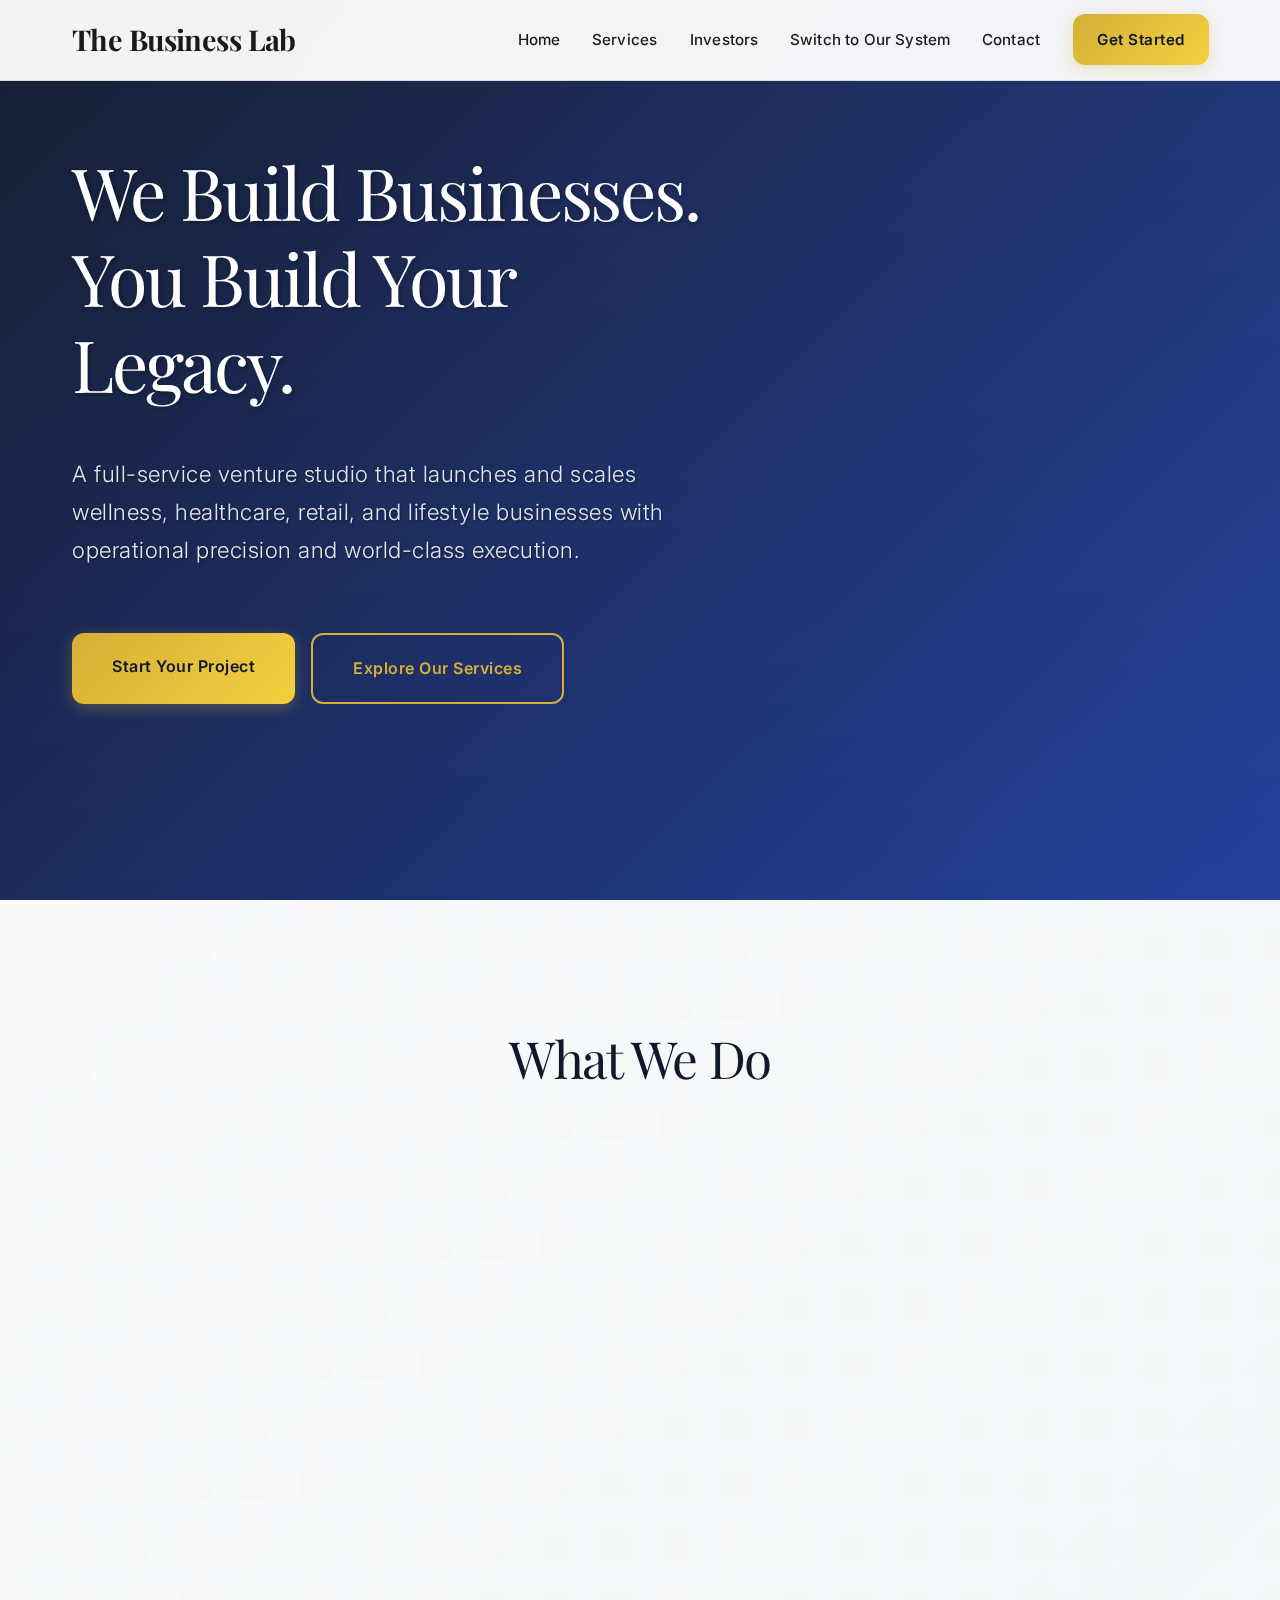
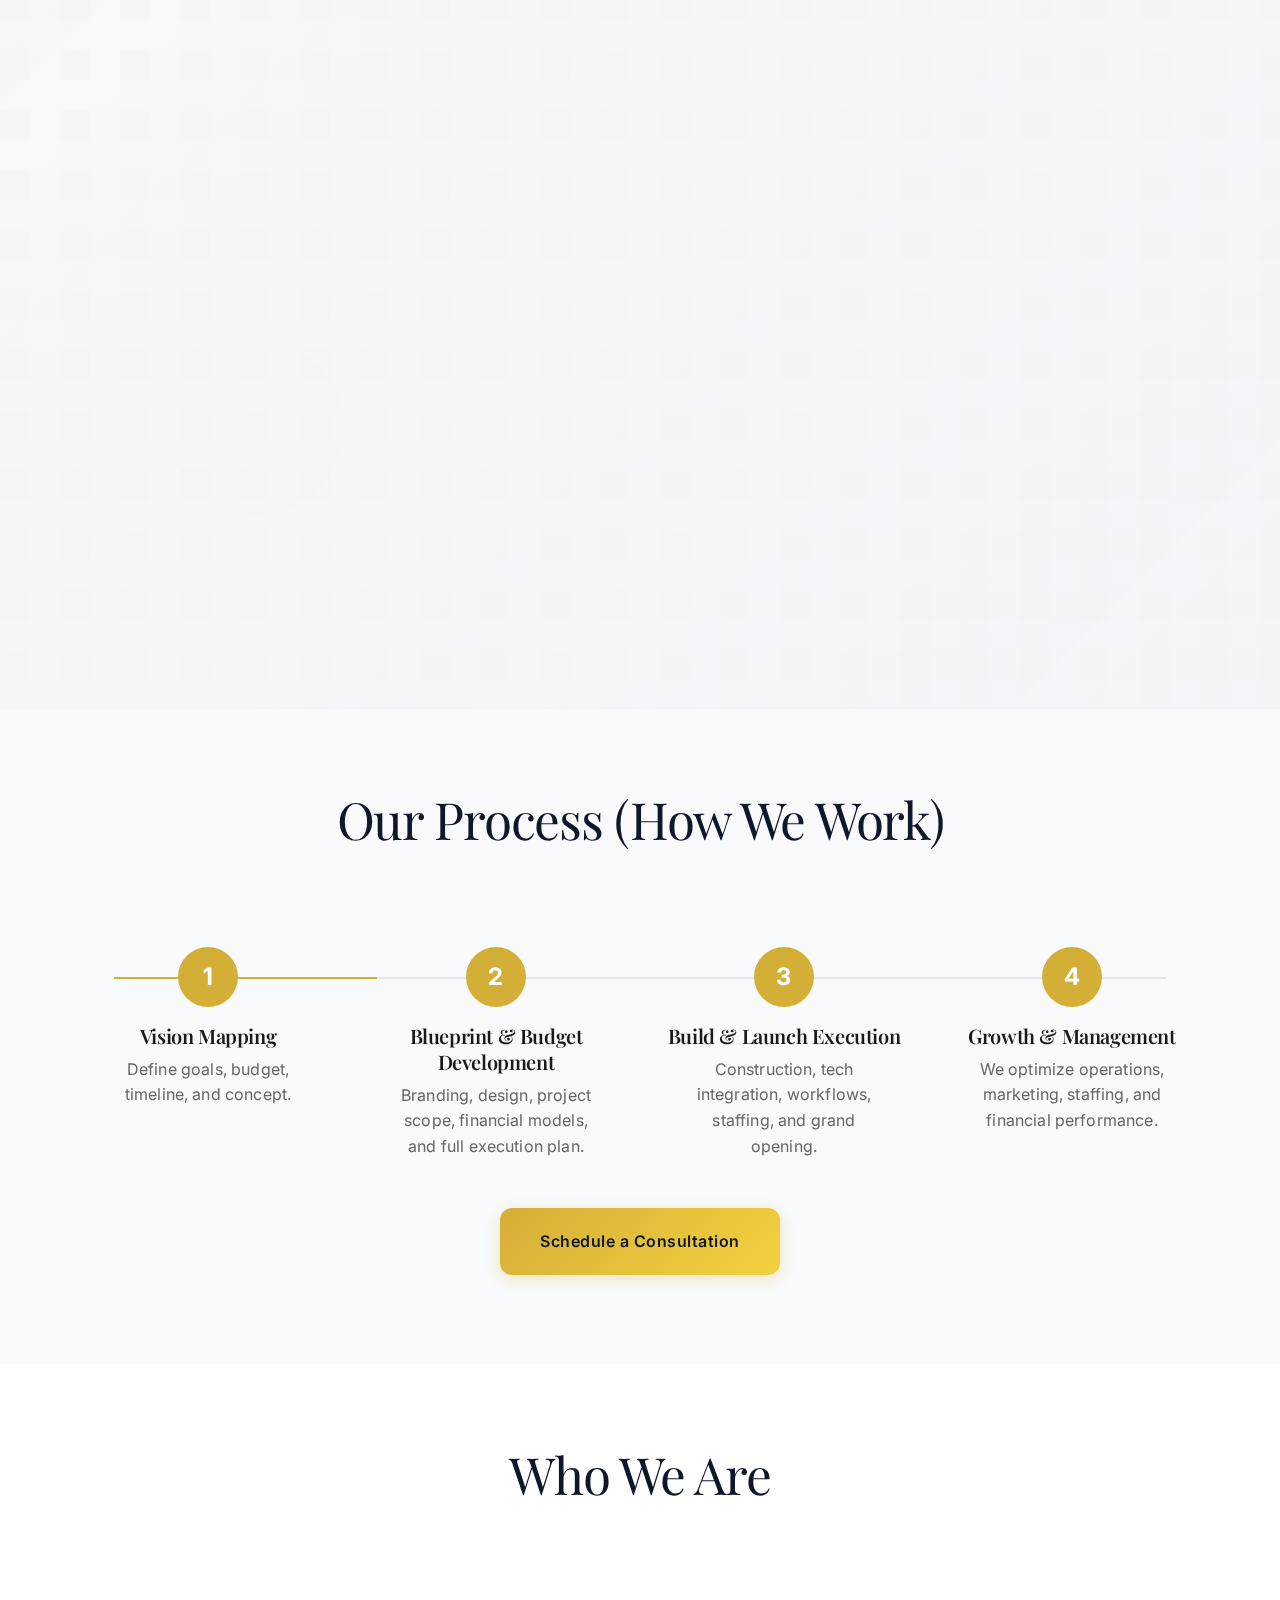
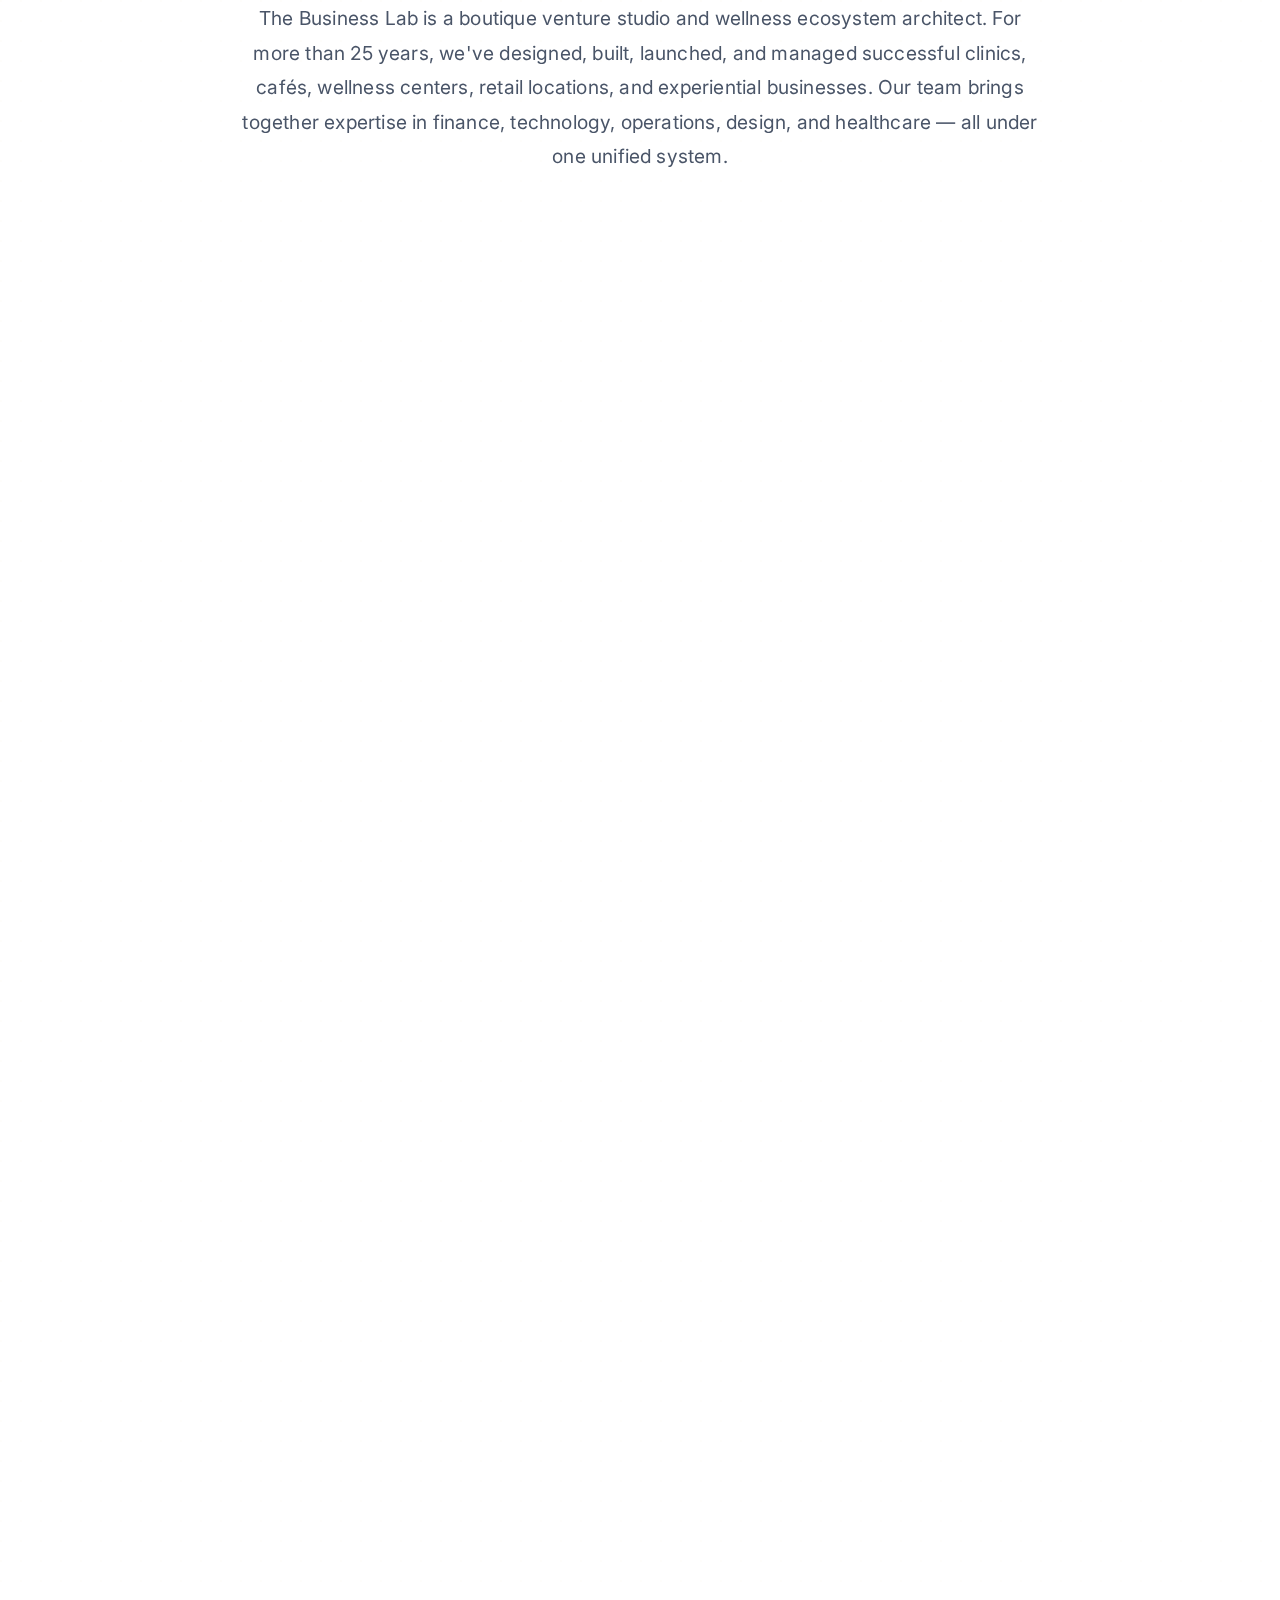
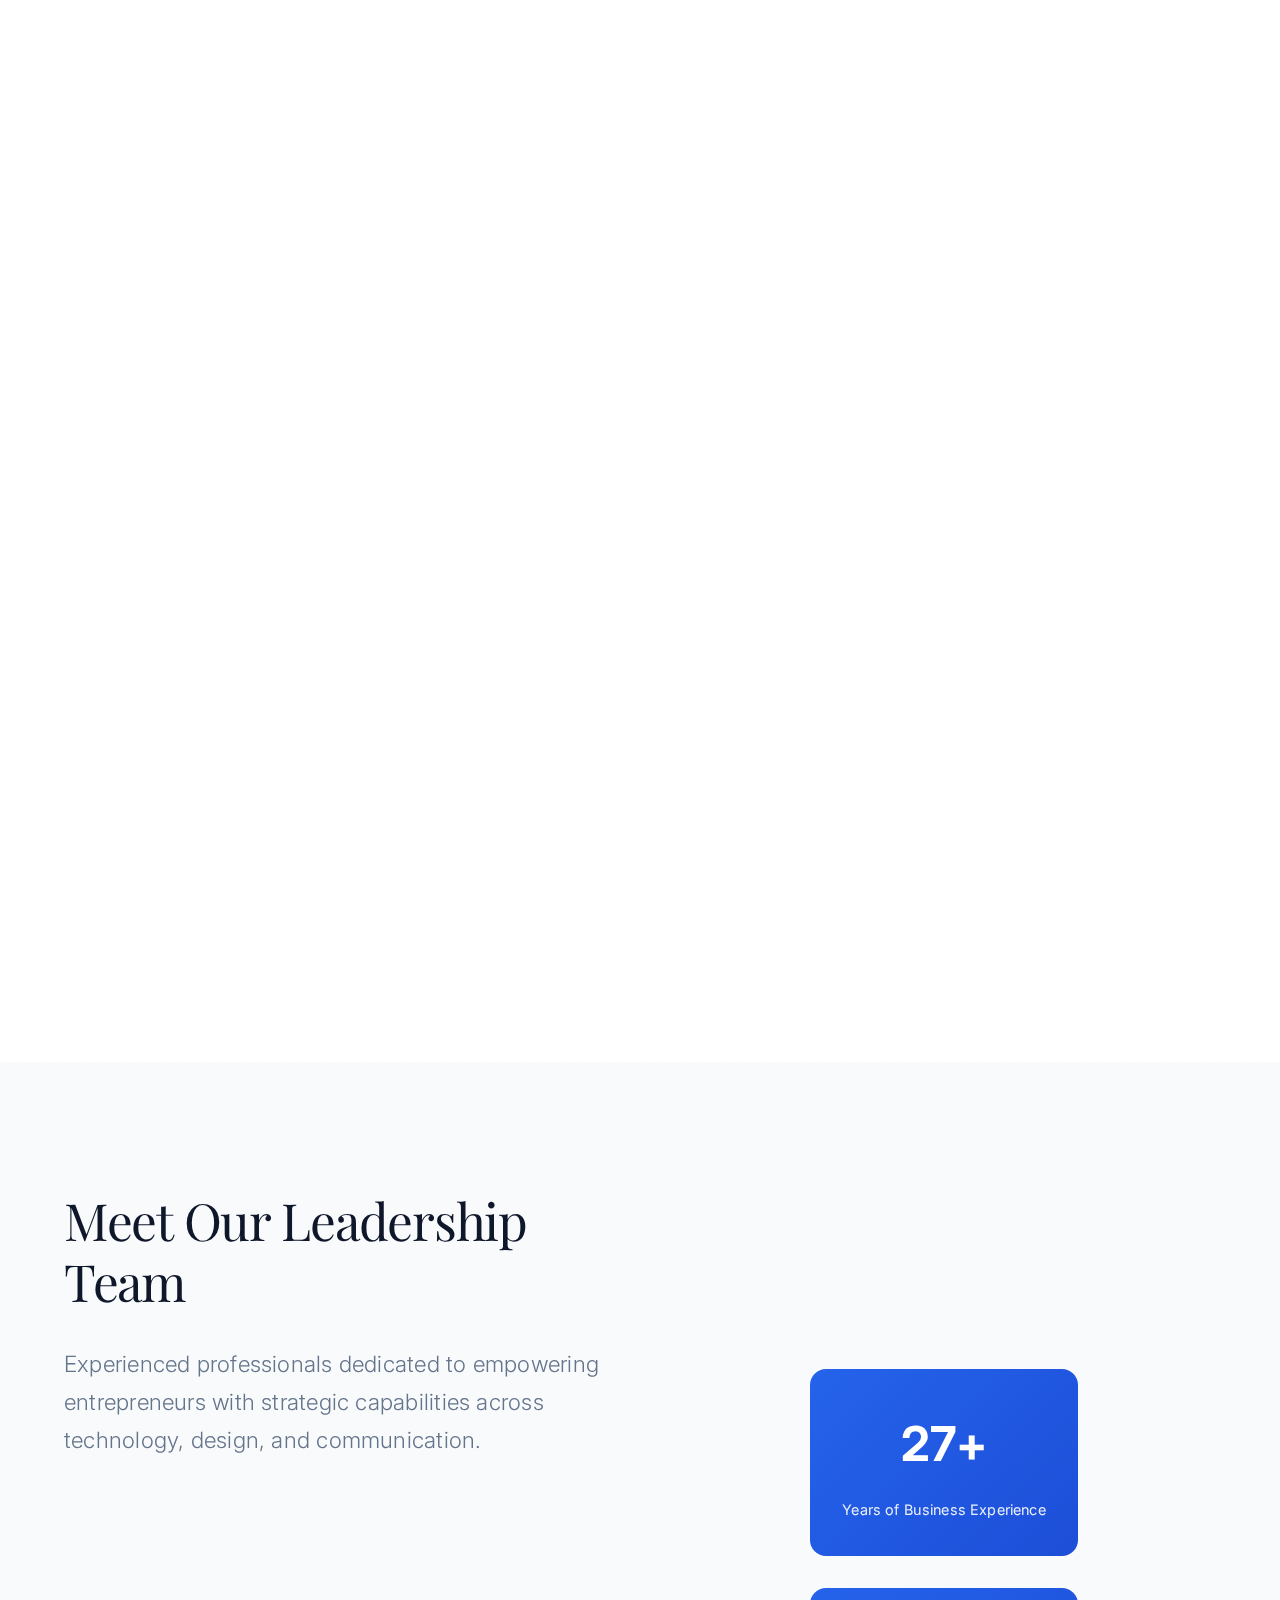
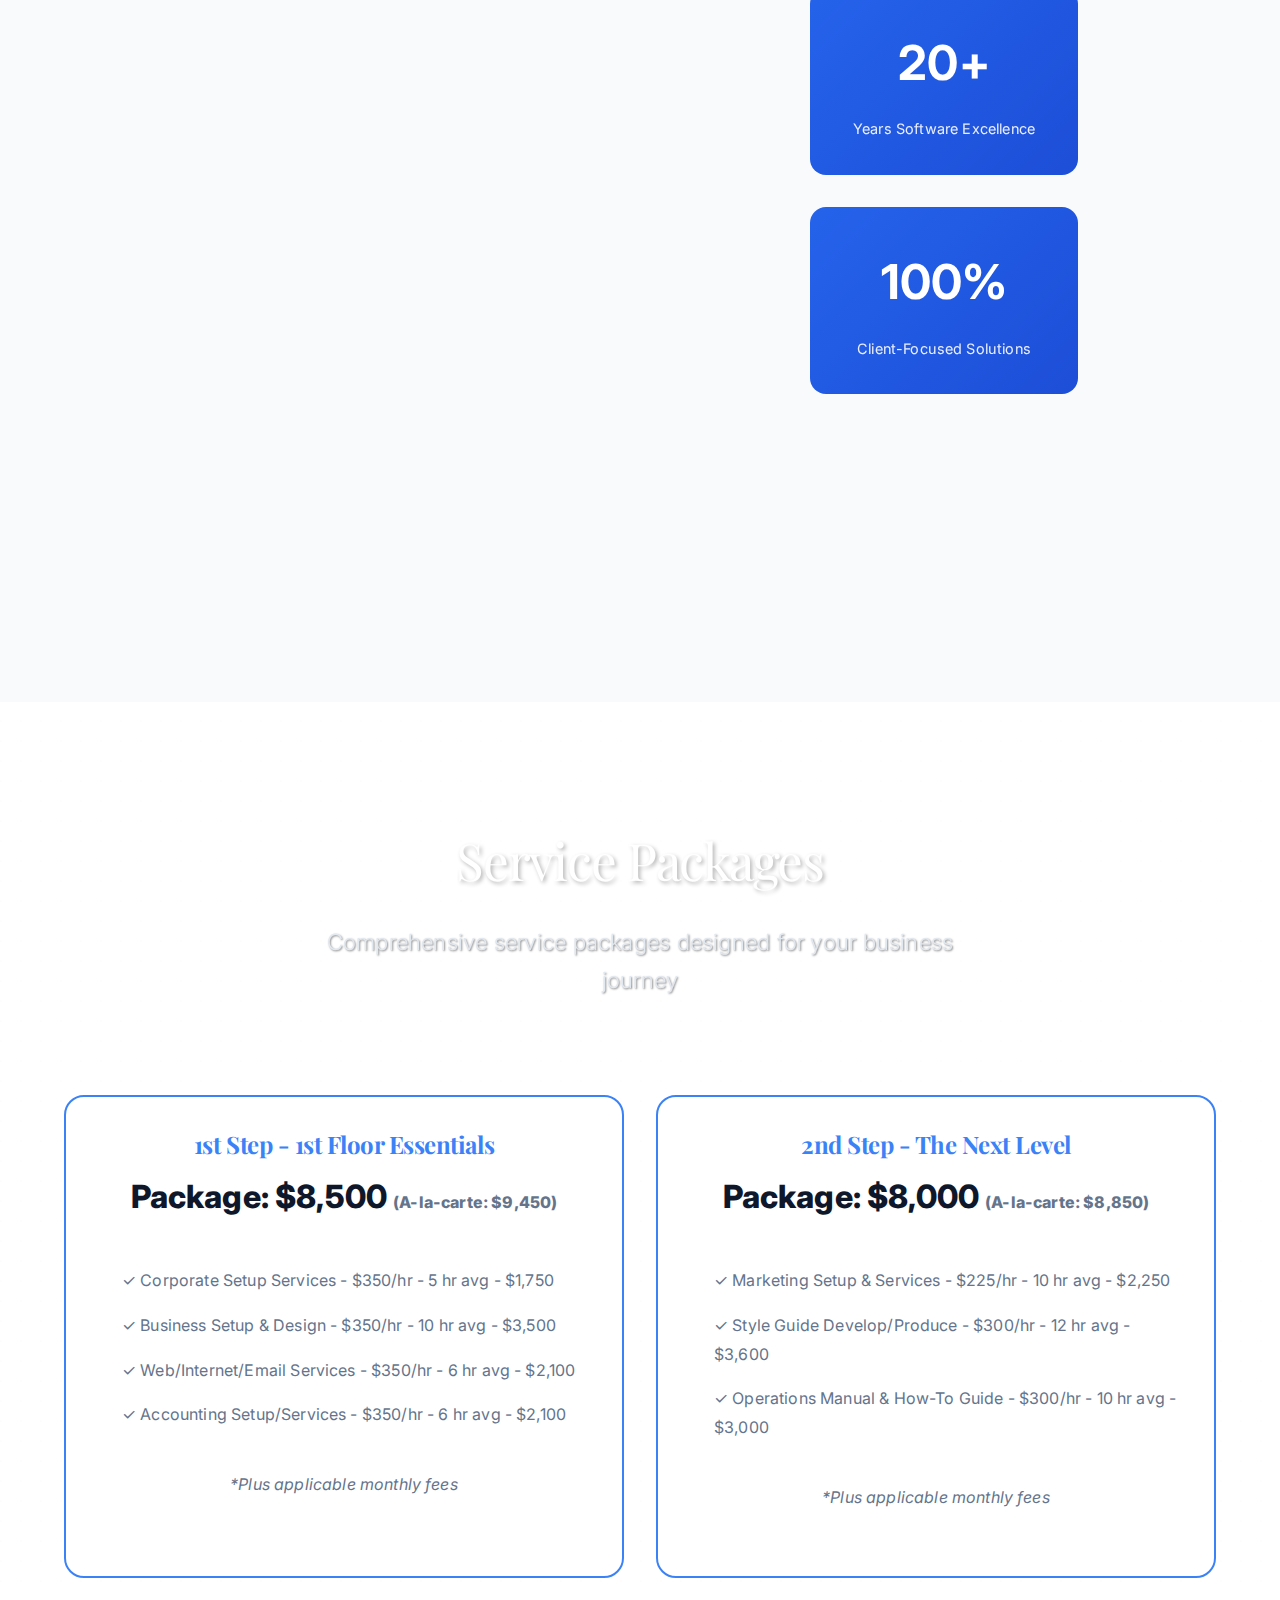
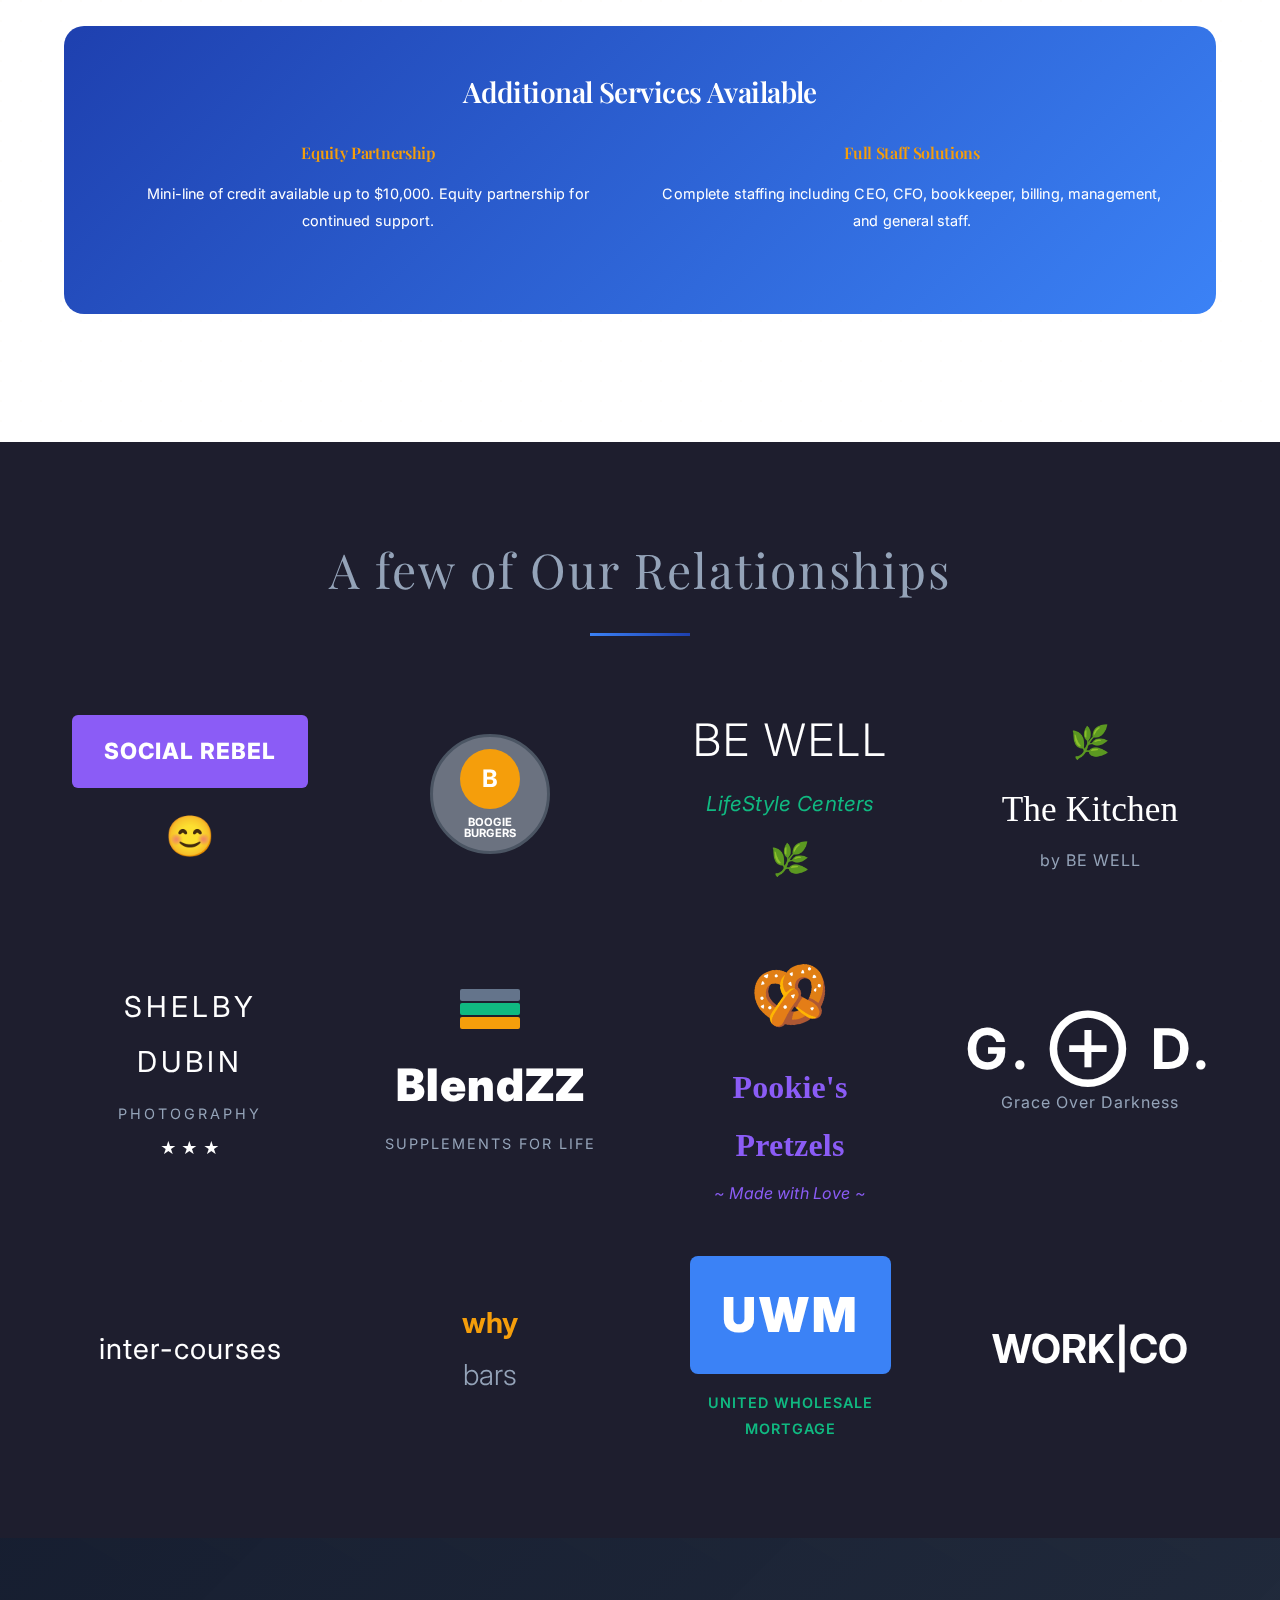
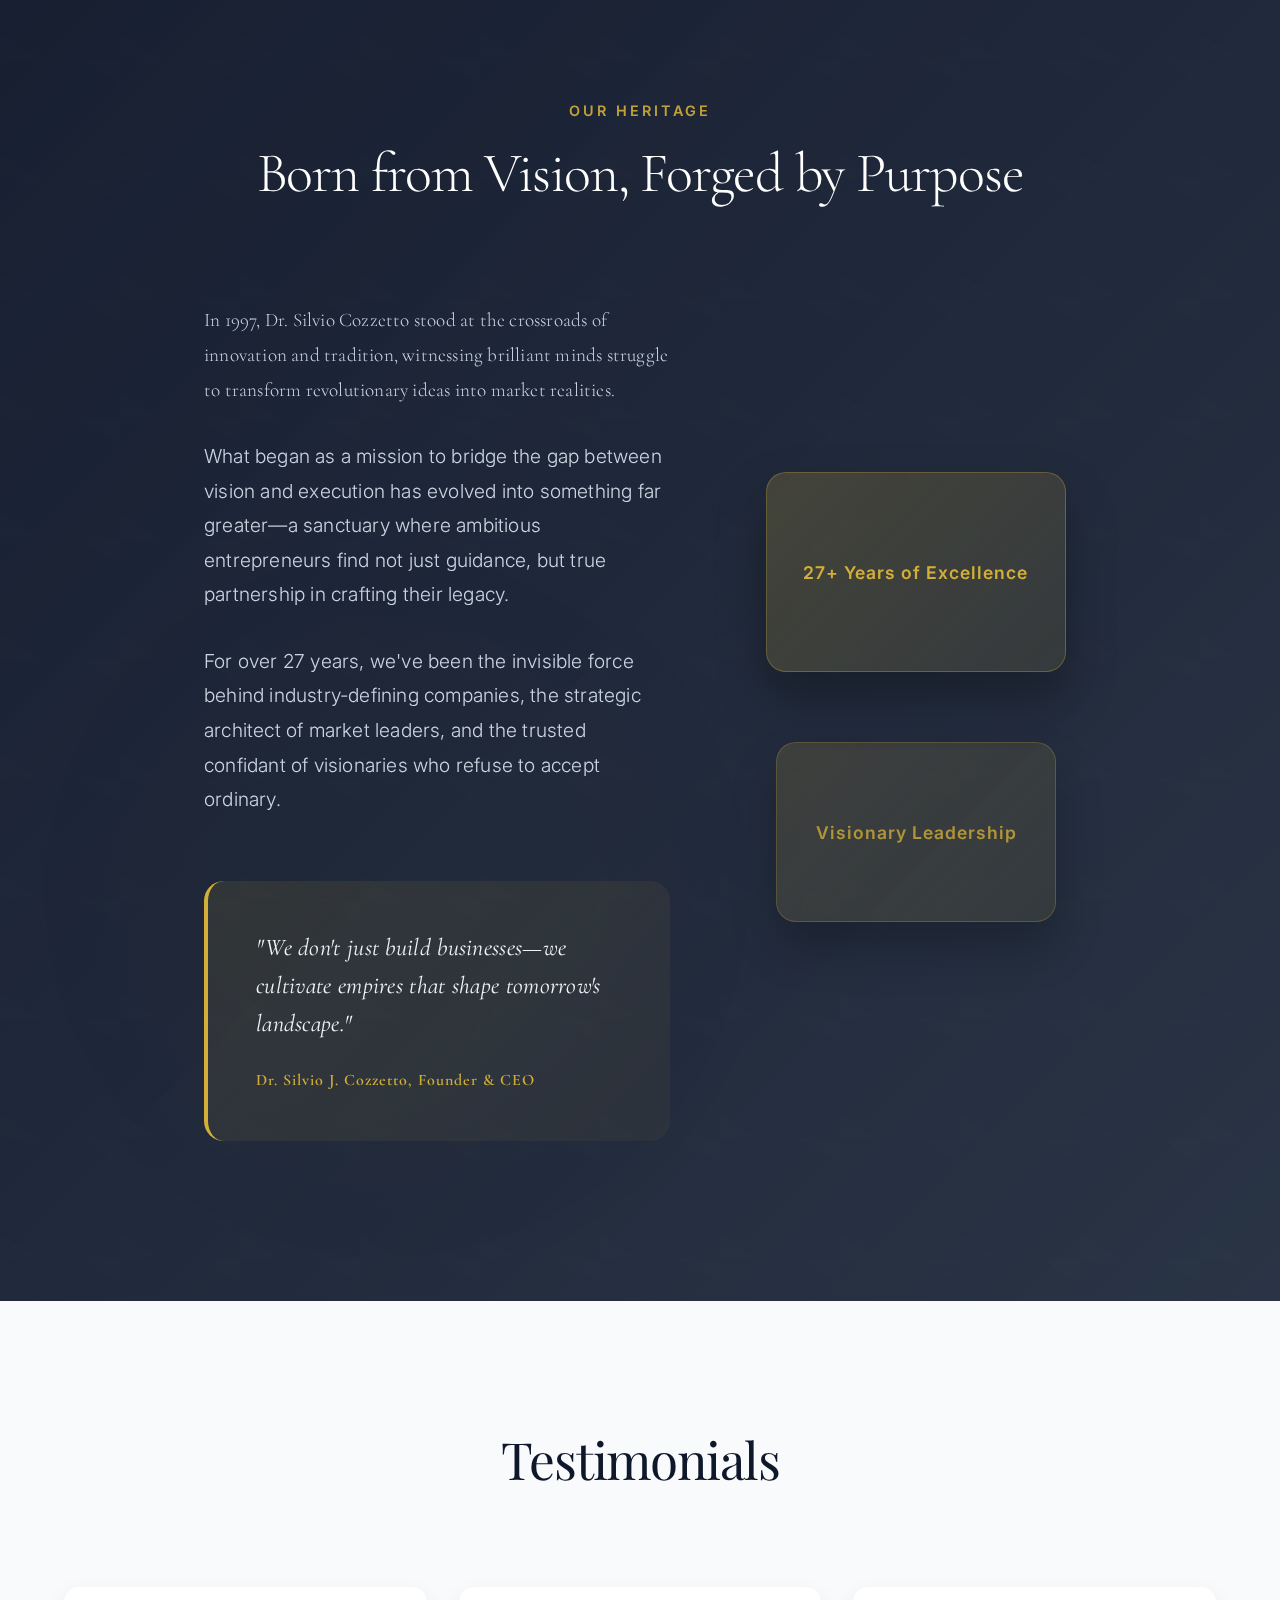
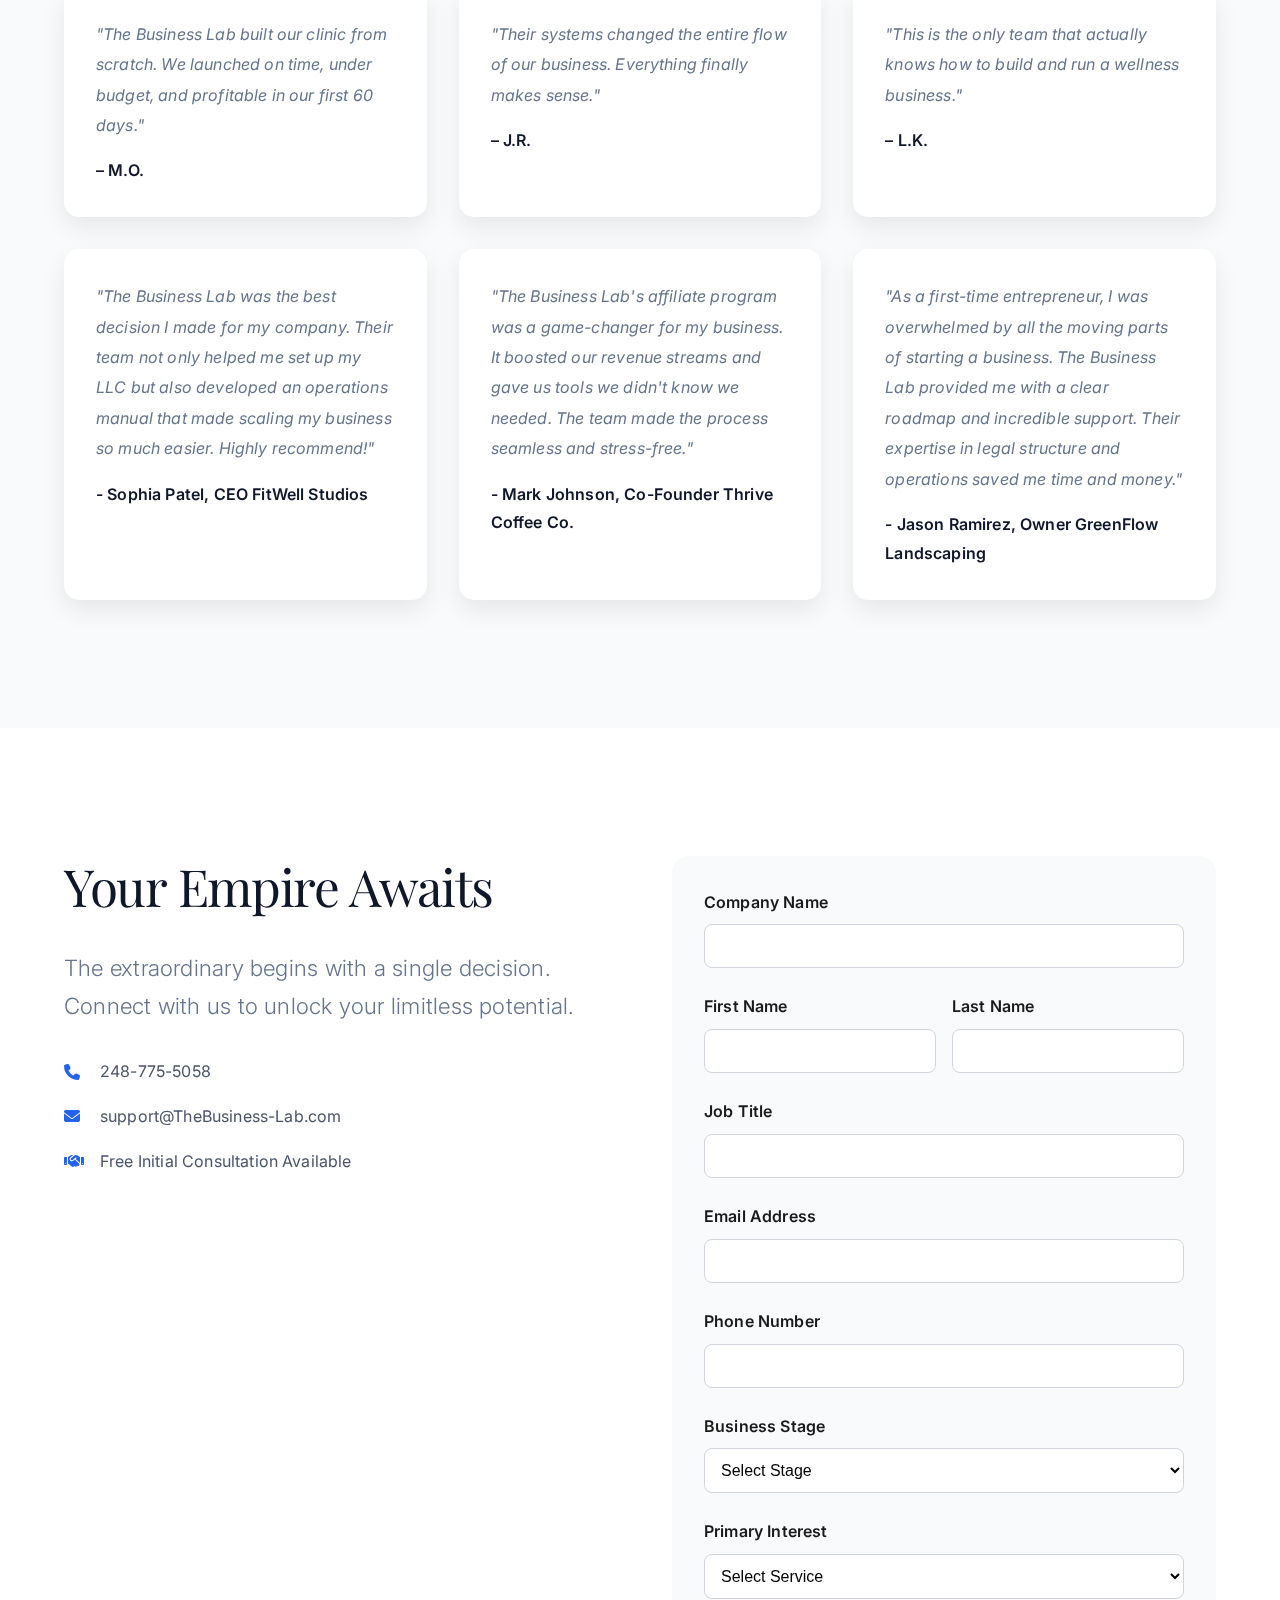
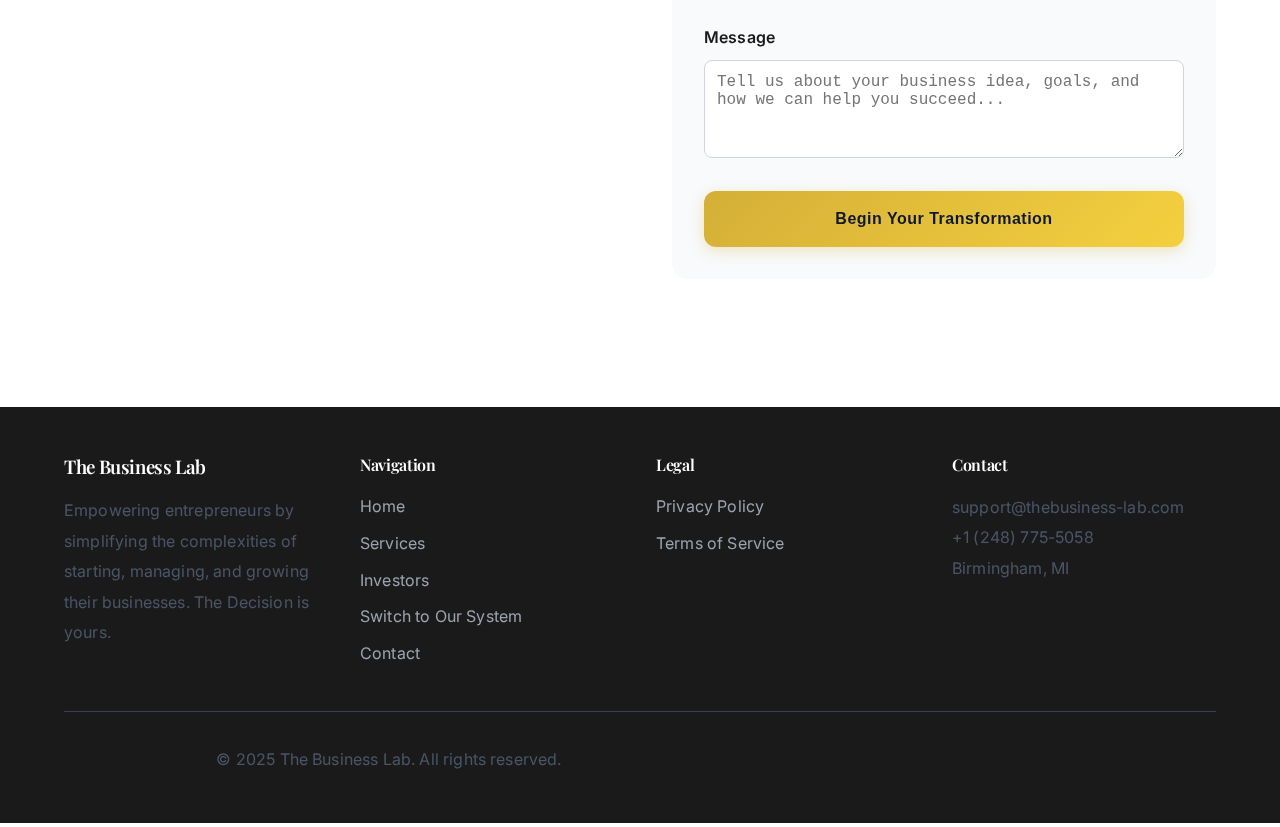
<file: index.html>
<!DOCTYPE html>
<html lang="en">
<head>
    <meta charset="UTF-8">
    <meta name="viewport" content="width=device-width, initial-scale=1.0">
    <title>The Business Lab | Scale Your Vision, Transform Ideas into Market Leaders</title>
    <meta name="theme-color" content="#d4af37">
    
    <meta name="description" content="The Business Lab empowers entrepreneurs with strategic business development, technology integration, branding, and innovative solutions. The Decision is yours.">
    <meta name="keywords" content="business consulting, strategic development, technology integration, branding services, entrepreneurship, business transformation">
    
    <!-- Open Graph -->
    <meta property="og:title" content="The Business Lab | Strategic Business Development">
    <meta property="og:description" content="Empowering entrepreneurs with strategic capabilities across technology, design, and communication">
    <meta property="og:type" content="website">
    <meta property="og:url" content="https://thebusiness-lab.com">
    
    <!-- Fonts - Luxury Typography with Performance -->
    <link rel="preconnect" href="https://fonts.googleapis.com">
    <link rel="preconnect" href="https://fonts.gstatic.com" crossorigin>
    <link href="https://fonts.googleapis.com/css2?family=Inter:wght@200;300;400;500;600;700&family=Playfair+Display:wght@300;400;500;600;700;800&family=Cormorant+Garamond:wght@300;400;500;600;700&display=swap" rel="stylesheet">
    <link rel="preload" href="https://fonts.googleapis.com/css2?family=Inter:wght@200;300;400;500;600;700&family=Playfair+Display:wght@300;400;500;600;700;800&family=Cormorant+Garamond:wght@300;400;500;600;700&display=swap" as="style">
    
    <!-- Font Awesome -->
    <link rel="stylesheet" href="https://cdnjs.cloudflare.com/ajax/libs/font-awesome/6.4.0/css/all.min.css">
    
    <link rel="stylesheet" href="styles.css">
</head>
<body>
    <!-- Navigation -->
    <nav class="navbar">
        <div class="nav-container">
            <div class="nav-logo">
                <h2>The Business Lab</h2>
            </div>
            <div class="nav-menu" id="nav-menu">
                <a href="/" class="nav-link">Home</a>
                <a href="#services" class="nav-link">Services</a>
                <a href="/investors" class="nav-link">Investors</a>
                <a href="/switch" class="nav-link">Switch to Our System</a>
                <a href="#contact" class="nav-link">Contact</a>
                <a href="#contact" class="nav-link nav-cta">Get Started</a>
            </div>
            <div class="hamburger" id="hamburger">
                <span class="bar"></span>
                <span class="bar"></span>
                <span class="bar"></span>
            </div>
        </div>
    </nav>

    <!-- Hero Section -->
    <section id="home" class="hero">
        <video autoplay muted loop playsinline class="hero-video" preload="metadata">
            <source src="https://player.vimeo.com/external/434045526.sd.mp4?s=c27eecc69a27dbc4ff2b87d38afc35f1a9e7c02d&profile_id=165&oauth2_token_id=57447761" type="video/mp4">
        </video>
        <div class="hero-container">
            <div class="hero-content">
                <h1 class="hero-title">
                    We Build Businesses. You Build Your Legacy.
                </h1>
                <p class="hero-subtitle">
                    A full-service venture studio that launches and scales wellness, healthcare, retail, 
                    and lifestyle businesses with operational precision and world-class execution.
                </p>
                <div class="hero-cta">
                    <a href="#contact" class="btn btn-primary">Start Your Project</a>
                    <a href="#services" class="btn btn-secondary">Explore Our Services</a>
                </div>
            </div>
        </div>
    </section>

    <!-- What We Do Section -->
    <section id="services" class="services">
        <div class="container">
            <div class="section-header">
                <h2 class="section-title">What We Do</h2>
            </div>
            <div class="services-grid">
                <div class="service-card">
                    <div class="service-icon">
                        <i class="fas fa-building"></i>
                    </div>
                    <h3 class="service-title">Full Business Build-Outs</h3>
                    <p class="service-description">
                        End-to-end development: concept, branding, design, construction, launch, and operations.
                    </p>
                </div>

                <div class="service-card">
                    <div class="service-icon">
                        <i class="fas fa-cogs"></i>
                    </div>
                    <h3 class="service-title">Operational Systems & Automation</h3>
                    <p class="service-description">
                        We build the backend engine — workflows, SOPs, staffing systems, training, and optimization.
                    </p>
                </div>

                <div class="service-card">
                    <div class="service-icon">
                        <i class="fas fa-microchip"></i>
                    </div>
                    <h3 class="service-title">Technology Integration — Halo OS</h3>
                    <p class="service-description">
                        A unified operating system that connects CRM, EMR, billing, scheduling, memberships, diagnostics, and automations.
                    </p>
                </div>

                <div class="service-card">
                    <div class="service-icon">
                        <i class="fas fa-chart-line"></i>
                    </div>
                    <h3 class="service-title">Ongoing Management & Support</h3>
                    <p class="service-description">
                        We can manage or co-manage your business long-term for predictable, consistent results.
                    </p>
                </div>
            </div>
        </div>
    </section>

    <!-- Our Process Section -->
    <section id="process" class="process">
        <div class="container">
            <div class="section-header">
                <h2 class="section-title">Our Process (How We Work)</h2>
            </div>
            <div class="process-steps">
                <div class="process-step">
                    <div class="step-number">1</div>
                    <h3>Vision Mapping</h3>
                    <p>Define goals, budget, timeline, and concept.</p>
                </div>
                <div class="process-step">
                    <div class="step-number">2</div>
                    <h3>Blueprint & Budget Development</h3>
                    <p>Branding, design, project scope, financial models, and full execution plan.</p>
                </div>
                <div class="process-step">
                    <div class="step-number">3</div>
                    <h3>Build & Launch Execution</h3>
                    <p>Construction, tech integration, workflows, staffing, and grand opening.</p>
                </div>
                <div class="process-step">
                    <div class="step-number">4</div>
                    <h3>Growth & Management</h3>
                    <p>We optimize operations, marketing, staffing, and financial performance.</p>
                </div>
            </div>
            <div style="text-align: center; margin-top: 3rem;">
                <a href="#contact" class="btn btn-primary">Schedule a Consultation</a>
            </div>
        </div>
    </section>

    <!-- Who We Are Section -->
    <section id="about" class="about">
        <div class="container">
            <div class="section-header">
                <h2 class="section-title">Who We Are</h2>
            </div>
            <div class="about-content">
                <p style="font-size: 1.2rem; line-height: 1.8; text-align: center; max-width: 800px; margin: 0 auto;">
                    The Business Lab is a boutique venture studio and wellness ecosystem architect. 
                    For more than 25 years, we've designed, built, launched, and managed successful 
                    clinics, cafés, wellness centers, retail locations, and experiential businesses. 
                    Our team brings together expertise in finance, technology, operations, design, 
                    and healthcare — all under one unified system.
                </p>
            </div>
            <div class="services-grid">
                <div class="service-card">
                    <div class="service-icon">
                        <i class="fas fa-building"></i>
                    </div>
                    <h3 class="service-title">Corporate Setup / Services</h3>
                    <p class="service-description">
                        Create your business: Structure & launch your dream company based on your story & goals.
                    </p>
                    <div class="service-price">$350/hr</div>
                </div>

                <div class="service-card">
                    <div class="service-icon">
                        <i class="fas fa-drafting-compass"></i>
                    </div>
                    <h3 class="service-title">Business Set-up & Design</h3>
                    <p class="service-description">
                        Design your business: Set up & design once plan is approved. Software, Hardware, Equipment sourcing.
                    </p>
                    <div class="service-price">$350/hr</div>
                </div>

                <div class="service-card">
                    <div class="service-icon">
                        <i class="fas fa-globe"></i>
                    </div>
                    <h3 class="service-title">Web / Internet / Email Services</h3>
                    <p class="service-description">
                        URL Purchase & Research. Website / Email Development. Build website/email systems & connect channels.
                    </p>
                    <div class="service-price">$350/hr + monthly fees</div>
                </div>

                <div class="service-card">
                    <div class="service-icon">
                        <i class="fas fa-palette"></i>
                    </div>
                    <h3 class="service-title">Style Guide</h3>
                    <p class="service-description">
                        Develop the Style: Create a style guide (incl. logo), with 3 rounds of edits. Ensures consistency in all communications.
                    </p>
                    <div class="service-price">$300/hr + monthly fees</div>
                </div>

                <div class="service-card">
                    <div class="service-icon">
                        <i class="fas fa-book"></i>
                    </div>
                    <h3 class="service-title">Operations Manual & How-To Guide</h3>
                    <p class="service-description">
                        Step-by-step roadmap covering processes, best practices, workflows, & common challenges—a support system.
                    </p>
                    <div class="service-price">$300/hr + monthly fees</div>
                </div>

                <div class="service-card">
                    <div class="service-icon">
                        <i class="fas fa-calculator"></i>
                    </div>
                    <h3 class="service-title">Accounting Setup / Services</h3>
                    <p class="service-description">
                        Bookkeeping: Set up & manage bookkeeping/accounting needs. Streamline processes for audit readiness.
                    </p>
                    <div class="service-price">$175/hr + monthly fees</div>
                </div>

                <div class="service-card">
                    <div class="service-icon">
                        <i class="fas fa-bullhorn"></i>
                    </div>
                    <h3 class="service-title">Marketing Setup / Services</h3>
                    <p class="service-description">
                        Market Research: Design internal/external marketing systems. Strategic R&D with your team.
                    </p>
                    <div class="service-price">$225/hr + monthly fees</div>
                </div>

                <div class="service-card">
                    <div class="service-icon">
                        <i class="fas fa-handshake"></i>
                    </div>
                    <h3 class="service-title">Lease Negotiation</h3>
                    <p class="service-description">
                        Guide you to the best commercial-space pricing. Represent you in negotiating leases & equipment.
                    </p>
                    <div class="service-price">$375/hr + monthly fees</div>
                </div>

                <div class="service-card">
                    <div class="service-icon">
                        <i class="fas fa-file-contract"></i>
                    </div>
                    <h3 class="service-title">Contract Development / Update</h3>
                    <p class="service-description">
                        Legal team drafts, negotiates, reviews contracts. Amend & update contracts as needed.
                    </p>
                    <div class="service-price">$500/hr + monthly fees</div>
                </div>

                <div class="service-card">
                    <div class="service-icon">
                        <i class="fas fa-gavel"></i>
                    </div>
                    <h3 class="service-title">Legal Team on Standby</h3>
                    <p class="service-description">
                        Dedicated Legal Team: Ongoing monthly support—contract review, tax law, business structure optimization.
                    </p>
                    <div class="service-price">$575/mo up to 3 hrs</div>
                </div>

                <div class="service-card">
                    <div class="service-icon">
                        <i class="fas fa-users-cog"></i>
                    </div>
                    <h3 class="service-title">Business Team on Standby</h3>
                    <p class="service-description">
                        Dedicated Business Team: Management & design experts at your disposal monthly—team building, training, system updates.
                    </p>
                    <div class="service-price">$750/mo up to 4 hrs</div>
                </div>

                <div class="service-card">
                    <div class="service-icon">
                        <i class="fas fa-user-friends"></i>
                    </div>
                    <h3 class="service-title">Staffing Solutions</h3>
                    <p class="service-description">
                        Locate, interview, & train your staff. Handle insurance, payroll, timekeeping, & employee management. Run your whole company if desired.
                    </p>
                    <div class="service-price">10% + staff fees & tax</div>
                </div>
            </div>
        </div>
    </section>

    <!-- Team Section -->
    <section id="team" class="team">
        <div class="container">
            <div class="expertise-content">
                <div class="expertise-text">
                    <h2 class="section-title">Meet Our Leadership Team</h2>
                    <p class="section-subtitle">
                        Experienced professionals dedicated to empowering entrepreneurs with 
                        strategic capabilities across technology, design, and communication.
                    </p>
                    <div class="expertise-points">
                        <div class="expertise-point">
                            <div class="point-icon">
                                <i class="fas fa-user-tie"></i>
                            </div>
                            <div class="point-content">
                                <h4>Dr. Silvio J. Cozzetto</h4>
                                <p><strong>CEO</strong> - Dynamic entrepreneur with over 27 years of experience in building and leading successful businesses. Expertise in technology, integration, and innovative solutions.</p>
                            </div>
                        </div>
                        <div class="expertise-point">
                            <div class="point-icon">
                                <i class="fas fa-laptop-code"></i>
                            </div>
                            <div class="point-content">
                                <h4>Carl Bailey</h4>
                                <p><strong>CTO</strong> - Results-driven professional with over 20 years of experience in software product development. Specializes in automotive, retail, and finance sectors with focus on innovative solutions.</p>
                            </div>
                        </div>
                        <div class="expertise-point">
                            <div class="point-icon">
                                <i class="fas fa-paint-brush"></i>
                            </div>
                            <div class="point-content">
                                <h4>Christina Affer</h4>
                                <p><strong>Design Assistant</strong> - Currently studying at Wayne State. Handles online presence, social media management, content creation, and assists with website development and LinkedIn profile optimization.</p>
                            </div>
                        </div>
                    </div>
                </div>
                <div class="expertise-visual">
                    <div class="expertise-metrics">
                        <div class="metric">
                            <span class="metric-value">27+</span>
                            <span class="metric-label">Years of Business Experience</span>
                        </div>
                        <div class="metric">
                            <span class="metric-value">20+</span>
                            <span class="metric-label">Years Software Excellence</span>
                        </div>
                        <div class="metric">
                            <span class="metric-value">100%</span>
                            <span class="metric-label">Client-Focused Solutions</span>
                        </div>
                    </div>
                </div>
            </div>
        </div>
    </section>

    <!-- Our Approach Section -->
    <section id="approach" class="approach">
        <div class="container">
            <!-- Service Packages -->
            <div class="section-header">
                <h2 class="section-title">Service Packages</h2>
                <p class="section-subtitle">
                    Comprehensive service packages designed for your business journey
                </p>
            </div>
            
            <!-- Package Cards -->
            <div style="display: grid; grid-template-columns: repeat(auto-fit, minmax(400px, 1fr)); gap: 2rem; margin-bottom: 3rem;">
                <!-- 1st Step Package -->
                <div style="background: white; border: 2px solid #3b82f6; border-radius: 20px; padding: 2rem; position: relative;">
                    <div style="text-align: center; margin-bottom: 2rem;">
                        <h3 style="font-size: 1.5rem; font-weight: 700; color: #3b82f6; margin-bottom: 0.5rem;">1st Step - 1st Floor Essentials</h3>
                        <div style="font-size: 2rem; font-weight: 800; color: #0f172a;">Package: $8,500 <small style="color: #64748b; font-size: 1rem;">(A-la-carte: $9,450)</small></div>
                    </div>
                    <ul style="list-style: none; margin-bottom: 2rem;">
                        <li style="padding: 0.5rem 0; color: #64748b; position: relative; padding-left: 1.5rem;">✓ Corporate Setup Services - $350/hr - 5 hr avg - $1,750</li>
                        <li style="padding: 0.5rem 0; color: #64748b; position: relative; padding-left: 1.5rem;">✓ Business Setup & Design - $350/hr - 10 hr avg - $3,500</li>
                        <li style="padding: 0.5rem 0; color: #64748b; position: relative; padding-left: 1.5rem;">✓ Web/Internet/Email Services - $350/hr - 6 hr avg - $2,100</li>
                        <li style="padding: 0.5rem 0; color: #64748b; position: relative; padding-left: 1.5rem;">✓ Accounting Setup/Services - $350/hr - 6 hr avg - $2,100</li>
                    </ul>
                    <p style="text-align: center; color: #64748b; font-style: italic;">*Plus applicable monthly fees</p>
                </div>

                <!-- 2nd Step Package -->
                <div style="background: white; border: 2px solid #3b82f6; border-radius: 20px; padding: 2rem; position: relative;">
                    <div style="text-align: center; margin-bottom: 2rem;">
                        <h3 style="font-size: 1.5rem; font-weight: 700; color: #3b82f6; margin-bottom: 0.5rem;">2nd Step - The Next Level</h3>
                        <div style="font-size: 2rem; font-weight: 800; color: #0f172a;">Package: $8,000 <small style="color: #64748b; font-size: 1rem;">(A-la-carte: $8,850)</small></div>
                    </div>
                    <ul style="list-style: none; margin-bottom: 2rem;">
                        <li style="padding: 0.5rem 0; color: #64748b; position: relative; padding-left: 1.5rem;">✓ Marketing Setup & Services - $225/hr - 10 hr avg - $2,250</li>
                        <li style="padding: 0.5rem 0; color: #64748b; position: relative; padding-left: 1.5rem;">✓ Style Guide Develop/Produce - $300/hr - 12 hr avg - $3,600</li>
                        <li style="padding: 0.5rem 0; color: #64748b; position: relative; padding-left: 1.5rem;">✓ Operations Manual & How-To Guide - $300/hr - 10 hr avg - $3,000</li>
                    </ul>
                    <p style="text-align: center; color: #64748b; font-style: italic;">*Plus applicable monthly fees</p>
                </div>
            </div>

            <!-- Additional Services -->
            <div style="background: linear-gradient(135deg, #1e40af 0%, #3b82f6 100%); color: white; padding: 3rem; border-radius: 20px; text-align: center;">
                <h3 style="font-size: 1.75rem; margin-bottom: 2rem;">Additional Services Available</h3>
                <div style="display: grid; grid-template-columns: repeat(auto-fit, minmax(200px, 1fr)); gap: 2rem;">
                    <div>
                        <h4 style="color: #f59e0b; margin-bottom: 1rem;">Equity Partnership</h4>
                        <p style="font-size: 0.9rem; color: white;">Mini-line of credit available up to $10,000. Equity partnership for continued support.</p>
                    </div>
                    <div>
                        <h4 style="color: #f59e0b; margin-bottom: 1rem;">Full Staff Solutions</h4>
                        <p style="font-size: 0.9rem; color: white;">Complete staffing including CEO, CFO, bookkeeper, billing, management, and general staff.</p>
                    </div>
                </div>
            </div>
        </div>
    </section>

    <!-- Client Relationships Section -->
    <section class="relationships" style="padding: 6rem 0; background: #1e1e2e;">
        <div class="container">
            <div class="section-header" style="text-align: center; margin-bottom: 4rem;">
                <h2 style="font-size: 3rem; font-weight: 300; color: #94a3b8; margin-bottom: 2rem; letter-spacing: 2px;">A few of Our Relationships</h2>
                <div style="width: 100px; height: 3px; background: linear-gradient(90deg, #3b82f6, #1e40af); margin: 0 auto;"></div>
            </div>
            <div style="display: grid; grid-template-columns: repeat(auto-fit, minmax(250px, 1fr)); gap: 3rem; align-items: center; justify-items: center;">
                <!-- Social Rebel -->
                <div style="text-align: center;">
                    <div style="background: #8b5cf6; color: white; padding: 1rem 2rem; border-radius: 6px; font-weight: 800; font-size: 1.4rem; margin-bottom: 0.8rem; letter-spacing: 1px;">SOCIAL REBEL</div>
                    <div style="color: #f59e0b; font-size: 2.5rem;">😊</div>
                </div>

                <!-- Boogie Burgers -->
                <div style="text-align: center;">
                    <div style="background: #6b7280; border-radius: 50%; width: 120px; height: 120px; display: flex; align-items: center; justify-content: center; margin: 0 auto; position: relative; border: 3px solid #4b5563;">
                        <div style="text-align: center;">
                            <div style="width: 60px; height: 60px; background: #f59e0b; border-radius: 50%; display: flex; align-items: center; justify-content: center; margin: 0 auto 0.5rem;">
                                <div style="color: white; font-size: 1.5rem; font-weight: bold;">B</div>
                            </div>
                            <div style="color: white; font-weight: bold; font-size: 0.7rem; line-height: 1;">BOOGIE</div>
                            <div style="color: white; font-weight: bold; font-size: 0.7rem; line-height: 1;">BURGERS</div>
                        </div>
                    </div>
                </div>

                <!-- Be Well LifeStyle Centers -->
                <div style="text-align: center;">
                    <div style="color: white; font-size: 2.8rem; font-weight: 300; letter-spacing: 2px; margin-bottom: 0.3rem;">BE WELL</div>
                    <div style="color: #10b981; font-style: italic; font-size: 1.3rem; margin-bottom: 0.5rem;">LifeStyle Centers</div>
                    <div style="color: #10b981; font-size: 2rem;">🌿</div>
                </div>

                <!-- The Kitchen by Be Well -->
                <div style="text-align: center;">
                    <div style="color: #10b981; font-size: 2rem; margin-bottom: 0.5rem;">🌿</div>
                    <div style="color: white; font-family: cursive; font-size: 2.2rem; font-weight: 300; margin-bottom: 0.3rem;">The Kitchen</div>
                    <div style="color: #94a3b8; font-size: 1rem; letter-spacing: 1px;">by BE WELL</div>
                </div>

                <!-- Shelby Dubin Photography -->
                <div style="text-align: center;">
                    <div style="color: white; font-size: 1.8rem; font-weight: 400; letter-spacing: 4px; margin-bottom: 0.2rem;">SHELBY</div>
                    <div style="color: white; font-size: 1.8rem; font-weight: 400; letter-spacing: 4px; margin-bottom: 0.8rem;">DUBIN</div>
                    <div style="color: #94a3b8; font-size: 0.9rem; letter-spacing: 3px;">PHOTOGRAPHY</div>
                    <div style="color: white; margin-top: 0.5rem;">★ ★ ★</div>
                </div>

                <!-- BlendZZ -->
                <div style="text-align: center;">
                    <div style="margin-bottom: 1rem;">
                        <div style="background: #64748b; width: 60px; height: 12px; margin: 2px auto; border-radius: 2px;"></div>
                        <div style="background: #10b981; width: 60px; height: 12px; margin: 2px auto; border-radius: 2px;"></div>
                        <div style="background: #f59e0b; width: 60px; height: 12px; margin: 2px auto; border-radius: 2px;"></div>
                    </div>
                    <div style="color: white; font-size: 2.8rem; font-weight: 900; letter-spacing: 1px;">BlendZZ</div>
                    <div style="color: #94a3b8; font-size: 0.9rem; letter-spacing: 2px; margin-top: 0.3rem;">SUPPLEMENTS FOR LIFE</div>
                </div>

                <!-- Pookie's Pretzels -->
                <div style="text-align: center;">
                    <div style="color: #d97706; font-size: 4rem; margin-bottom: 0.5rem; transform: rotate(-10deg); display: inline-block;">🥨</div>
                    <div style="color: #8b5cf6; font-size: 2rem; font-weight: bold; font-family: cursive;">Pookie's</div>
                    <div style="color: #8b5cf6; font-size: 2rem; font-weight: bold; font-family: cursive;">Pretzels</div>
                    <div style="color: #8b5cf6; font-style: italic; font-size: 1rem; margin-top: 0.3rem;">~ Made with Love ~</div>
                </div>

                <!-- G.O.D. Grace Over Darkness -->
                <div style="text-align: center;">
                    <div style="color: white; font-size: 3.5rem; font-weight: 700; letter-spacing: 6px; line-height: 0.8;">G. ⊕ D.</div>
                    <div style="color: #94a3b8; font-size: 1rem; margin-top: 1rem; letter-spacing: 1px;">Grace Over Darkness</div>
                </div>

                <!-- Inter-Courses -->
                <div style="text-align: center;">
                    <div style="color: white; font-size: 1.8rem; font-weight: 400; letter-spacing: 1px;">inter-courses</div>
                </div>

                <!-- Why Bars -->
                <div style="text-align: center;">
                    <div style="color: #f59e0b; font-size: 1.8rem; font-weight: bold;">why</div>
                    <div style="color: #94a3b8; font-size: 1.8rem; font-weight: 300;">bars</div>
                </div>

                <!-- UWM United Wholesale Mortgage -->
                <div style="text-align: center;">
                    <div style="background: #3b82f6; color: white; padding: 1rem 2rem; border-radius: 8px; margin-bottom: 1rem; display: inline-block;">
                        <div style="font-size: 3rem; font-weight: 900; letter-spacing: 3px;">UWM</div>
                    </div>
                    <div style="color: #10b981; font-size: 0.9rem; font-weight: 600; letter-spacing: 1px;">UNITED WHOLESALE MORTGAGE</div>
                </div>

                <!-- WORK|CO -->
                <div style="text-align: center;">
                    <div style="color: white; font-size: 2.5rem; font-weight: bold;">WORK|CO</div>
                </div>
            </div>
        </div>
    </section>

    <!-- Story Section - Magazine Style -->
    <section class="story-section section-spacer">
        <div class="container-narrow">
            <div class="story-content">
                <div class="story-header">
                    <span class="story-label">Our Heritage</span>
                    <h2 class="story-title">Born from Vision, Forged by Purpose</h2>
                </div>
                <div class="story-grid">
                    <div class="story-text">
                        <div class="story-paragraph">
                            <p class="story-lead">In 1997, Dr. Silvio Cozzetto stood at the crossroads of innovation and tradition, witnessing brilliant minds struggle to transform revolutionary ideas into market realities.</p>
                            
                            <p>What began as a mission to bridge the gap between vision and execution has evolved into something far greater—a sanctuary where ambitious entrepreneurs find not just guidance, but true partnership in crafting their legacy.</p>
                            
                            <p>For over 27 years, we've been the invisible force behind industry-defining companies, the strategic architect of market leaders, and the trusted confidant of visionaries who refuse to accept ordinary.</p>
                        </div>
                        <div class="story-quote">
                            <blockquote>
                                "We don't just build businesses—we cultivate empires that shape tomorrow's landscape."
                                <cite>Dr. Silvio J. Cozzetto, Founder & CEO</cite>
                            </blockquote>
                        </div>
                    </div>
                    <div class="story-visual">
                        <div class="story-image-stack">
                            <div class="story-image primary">
                                <div class="image-placeholder">27+ Years of Excellence</div>
                            </div>
                            <div class="story-image secondary">
                                <div class="image-placeholder">Visionary Leadership</div>
                            </div>
                        </div>
                    </div>
                </div>
            </div>
        </div>
    </section>

    <!-- Testimonials Section -->
    <section class="testimonials" style="padding: 8rem 0; background: #f8fafc;">
        <div class="container">
            <div class="section-header">
                <h2 class="section-title">Testimonials</h2>
            </div>
            <div style="display: grid; grid-template-columns: repeat(auto-fit, minmax(350px, 1fr)); gap: 2rem;">
                <div style="background: white; padding: 2rem; border-radius: 15px; box-shadow: 0 10px 25px rgba(0, 0, 0, 0.08);">
                    <p style="font-style: italic; color: #64748b; margin-bottom: 1rem;">
                        "The Business Lab built our clinic from scratch. We launched on time, under budget, and profitable in our first 60 days."
                    </p>
                    <div style="font-weight: 600; color: #0f172a;">– M.O.</div>
                </div>

                <div style="background: white; padding: 2rem; border-radius: 15px; box-shadow: 0 10px 25px rgba(0, 0, 0, 0.08);">
                    <p style="font-style: italic; color: #64748b; margin-bottom: 1rem;">
                        "Their systems changed the entire flow of our business. Everything finally makes sense."
                    </p>
                    <div style="font-weight: 600; color: #0f172a;">– J.R.</div>
                </div>

                <div style="background: white; padding: 2rem; border-radius: 15px; box-shadow: 0 10px 25px rgba(0, 0, 0, 0.08);">
                    <p style="font-style: italic; color: #64748b; margin-bottom: 1rem;">
                        "This is the only team that actually knows how to build and run a wellness business."
                    </p>
                    <div style="font-weight: 600; color: #0f172a;">– L.K.</div>
                </div>

                <div style="background: white; padding: 2rem; border-radius: 15px; box-shadow: 0 10px 25px rgba(0, 0, 0, 0.08);">
                    <p style="font-style: italic; color: #64748b; margin-bottom: 1rem;">
                        "The Business Lab was the best decision I made for my company. Their team not only helped me set up my LLC but also developed an operations manual that made scaling my business so much easier. Highly recommend!"
                    </p>
                    <div style="font-weight: 600; color: #0f172a;">- Sophia Patel, CEO FitWell Studios</div>
                </div>

                <div style="background: white; padding: 2rem; border-radius: 15px; box-shadow: 0 10px 25px rgba(0, 0, 0, 0.08);">
                    <p style="font-style: italic; color: #64748b; margin-bottom: 1rem;">
                        "The Business Lab's affiliate program was a game-changer for my business. It boosted our revenue streams and gave us tools we didn't know we needed. The team made the process seamless and stress-free."
                    </p>
                    <div style="font-weight: 600; color: #0f172a;">- Mark Johnson, Co-Founder Thrive Coffee Co.</div>
                </div>

                <div style="background: white; padding: 2rem; border-radius: 15px; box-shadow: 0 10px 25px rgba(0, 0, 0, 0.08);">
                    <p style="font-style: italic; color: #64748b; margin-bottom: 1rem;">
                        "As a first-time entrepreneur, I was overwhelmed by all the moving parts of starting a business. The Business Lab provided me with a clear roadmap and incredible support. Their expertise in legal structure and operations saved me time and money."
                    </p>
                    <div style="font-weight: 600; color: #0f172a;">- Jason Ramirez, Owner GreenFlow Landscaping</div>
                </div>
            </div>
        </div>
    </section>

    <!-- Contact Section -->
    <section id="contact" class="contact">
        <div class="container">
            <div class="contact-content">
                <div class="contact-info">
                    <h2 class="section-title">Your Empire Awaits</h2>
                    <p class="section-subtitle">
                        The extraordinary begins with a single decision. 
                        Connect with us to unlock your limitless potential.
                    </p>
                    <div class="contact-methods">
                        <div class="contact-method">
                            <i class="fas fa-phone"></i>
                            <span>248-775-5058</span>
                        </div>
                        <div class="contact-method">
                            <i class="fas fa-envelope"></i>
                            <span>support@TheBusiness-Lab.com</span>
                        </div>
                        <div class="contact-method">
                            <i class="fas fa-handshake"></i>
                            <span>Free Initial Consultation Available</span>
                        </div>
                    </div>
                </div>
                <div class="contact-form">
                    <form id="consultingForm" class="form">
                        <div class="form-group">
                            <label for="company">Company Name</label>
                            <input type="text" id="company" name="company" required>
                        </div>
                        <div class="form-row">
                            <div class="form-group">
                                <label for="firstName">First Name</label>
                                <input type="text" id="firstName" name="firstName" required>
                            </div>
                            <div class="form-group">
                                <label for="lastName">Last Name</label>
                                <input type="text" id="lastName" name="lastName" required>
                            </div>
                        </div>
                        <div class="form-group">
                            <label for="title">Job Title</label>
                            <input type="text" id="title" name="title" required>
                        </div>
                        <div class="form-group">
                            <label for="email">Email Address</label>
                            <input type="email" id="email" name="email" required>
                        </div>
                        <div class="form-group">
                            <label for="phone">Phone Number</label>
                            <input type="tel" id="phone" name="phone">
                        </div>
                        <div class="form-group">
                            <label for="businessStage">Business Stage</label>
                            <select id="businessStage" name="businessStage" required>
                                <option value="">Select Stage</option>
                                <option value="idea">Idea/Concept Stage</option>
                                <option value="startup">Startup (0-2 years)</option>
                                <option value="growth">Growth (2-5 years)</option>
                                <option value="established">Established (5+ years)</option>
                                <option value="exit">Planning Exit</option>
                            </select>
                        </div>
                        <div class="form-group">
                            <label for="interest">Primary Interest</label>
                            <select id="interest" name="interest" required>
                                <option value="">Select Service</option>
                                <option value="consultation">Free Initial Consultation</option>
                                <option value="implementation">Business Implementation</option>
                                <option value="management">Business Management</option>
                                <option value="technology">Technology Integration</option>
                                <option value="marketing">Marketing & Branding</option>
                                <option value="exit">Exit Strategy Planning</option>
                            </select>
                        </div>
                        <div class="form-group">
                            <label for="message">Message</label>
                            <textarea id="message" name="message" rows="4" placeholder="Tell us about your business idea, goals, and how we can help you succeed..."></textarea>
                        </div>
                        <button type="submit" class="btn btn-primary btn-full luxury-glow">
                            Begin Your Transformation
                        </button>
                    </form>
                </div>
            </div>
        </div>
    </section>

    <!-- Footer -->
    <footer class="footer">
        <div class="container">
            <div class="footer-content">
                <div class="footer-section">
                    <h3>The Business Lab</h3>
                    <p>Empowering entrepreneurs by simplifying the complexities of starting, managing, and growing their businesses. The Decision is yours.</p>
                </div>
                <div class="footer-section">
                    <h4>Navigation</h4>
                    <ul>
                        <li><a href="/">Home</a></li>
                        <li><a href="#services">Services</a></li>
                        <li><a href="/investors">Investors</a></li>
                        <li><a href="/switch">Switch to Our System</a></li>
                        <li><a href="#contact">Contact</a></li>
                    </ul>
                </div>
                <div class="footer-section">
                    <h4>Legal</h4>
                    <ul>
                        <li><a href="/privacy">Privacy Policy</a></li>
                        <li><a href="/terms">Terms of Service</a></li>
                    </ul>
                </div>
                <div class="footer-section">
                    <h4>Contact</h4>
                    <p>support@thebusiness-lab.com<br>
                    +1 (248) 775-5058<br>
                    Birmingham, MI</p>
                </div>
            </div>
            <div class="footer-bottom">
                <p>&copy; 2025 The Business Lab. All rights reserved.</p>
            </div>
        </div>
    </footer>

    <script src="script.js"></script>
</body>
</html>
</file>
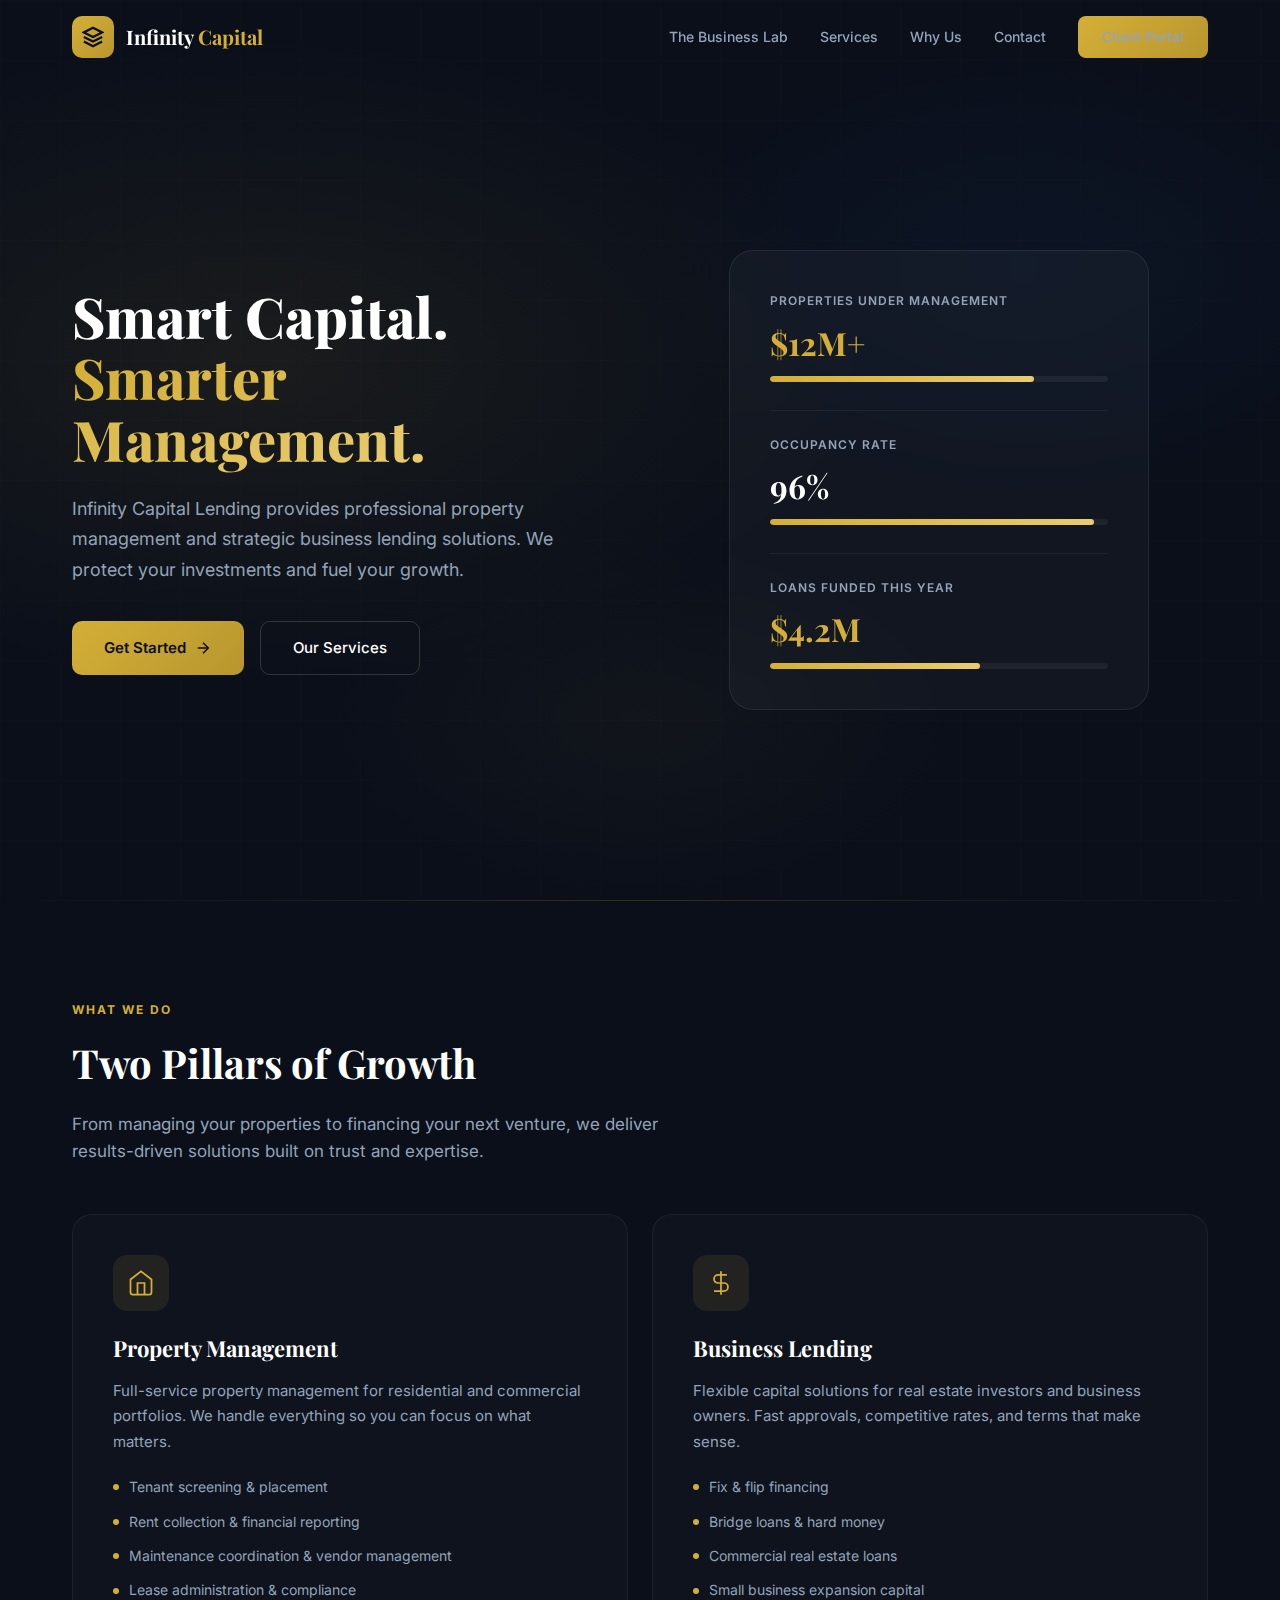
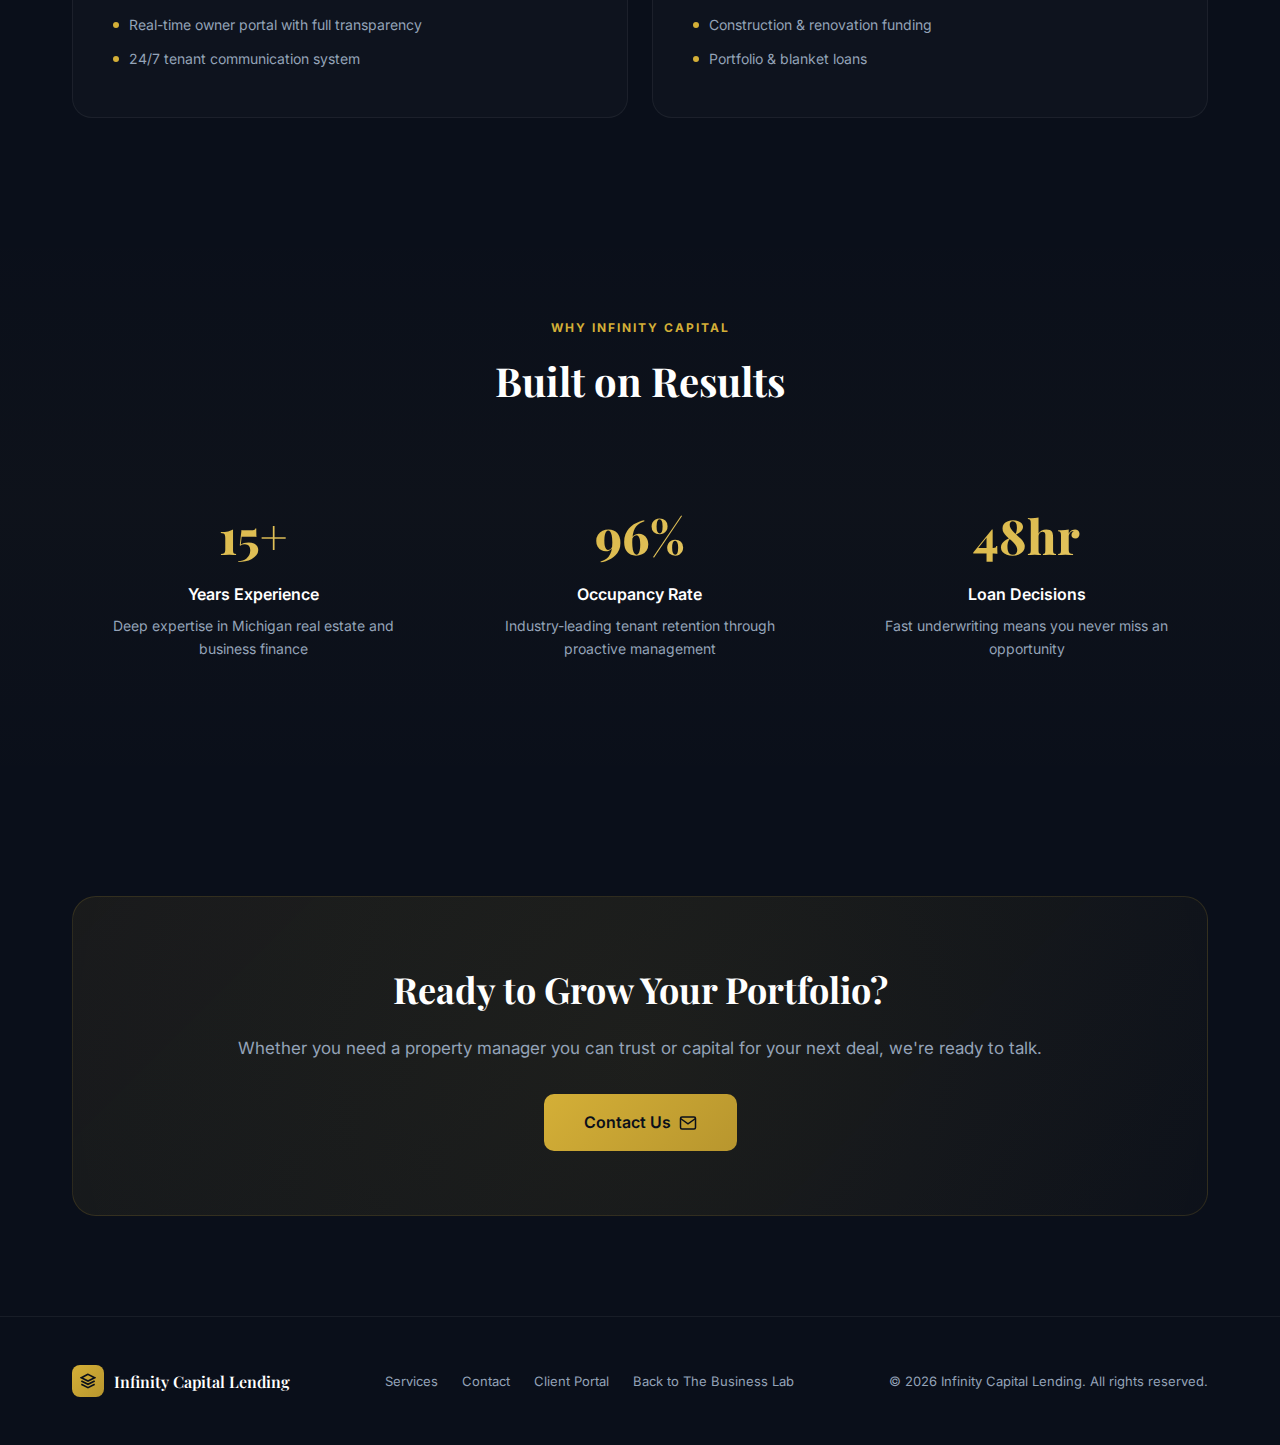
<file: infinitycapital/index.html>
<!DOCTYPE html>
<html lang="en">
<head>
    <meta charset="UTF-8">
    <meta name="viewport" content="width=device-width, initial-scale=1.0">
    <title>Infinity Capital Lending | Property Management & Business Lending</title>
    <link rel="preconnect" href="https://fonts.googleapis.com">
    <link href="https://fonts.googleapis.com/css2?family=Playfair+Display:wght@400;600;700;800&family=Inter:wght@300;400;500;600;700&display=swap" rel="stylesheet">
    <style>
        *,*::before,*::after{margin:0;padding:0;box-sizing:border-box}
        :root{--gold:#d4af37;--gold-light:#e8cc6e;--dark:#0a0f1a;--navy:#0f172a;--slate:#1e293b;--text:#e2e8f0;--muted:#94a3b8;--white:#ffffff}
        html{scroll-behavior:smooth}
        body{font-family:'Inter',sans-serif;background:var(--dark);color:var(--text);line-height:1.6;overflow-x:hidden}

        /* NAV */
        nav{position:fixed;top:0;left:0;right:0;z-index:100;padding:16px 0;transition:all .3s}
        nav.scrolled{background:rgba(10,15,26,.95);backdrop-filter:blur(20px);border-bottom:1px solid rgba(212,175,55,.1);padding:12px 0}
        .nav-inner{max-width:1200px;margin:0 auto;padding:0 32px;display:flex;align-items:center;justify-content:space-between}
        .nav-logo{display:flex;align-items:center;gap:12px;text-decoration:none}
        .nav-logo-icon{width:42px;height:42px;background:linear-gradient(135deg,var(--gold),#b8962e);border-radius:10px;display:flex;align-items:center;justify-content:center}
        .nav-logo-icon svg{width:22px;height:22px;stroke:var(--dark);fill:none;stroke-width:2.5}
        .nav-brand{font-family:'Playfair Display',serif;font-size:20px;font-weight:700;color:var(--white)}
        .nav-brand span{color:var(--gold)}
        .nav-links{display:flex;align-items:center;gap:32px}
        .nav-links a{color:var(--muted);text-decoration:none;font-size:14px;font-weight:500;transition:color .2s}
        .nav-links a:hover{color:var(--gold)}
        .nav-cta{padding:10px 24px;background:linear-gradient(135deg,var(--gold),#b8962e);color:var(--dark);border:none;border-radius:8px;font-family:'Inter',sans-serif;font-size:14px;font-weight:600;text-decoration:none;transition:all .2s}
        .nav-cta:hover{transform:translateY(-1px);box-shadow:0 8px 24px rgba(212,175,55,.3);color:var(--dark)}

        /* HERO */
        .hero{min-height:100vh;display:flex;align-items:center;position:relative;overflow:hidden}
        .hero-bg{position:absolute;inset:0;background:
            radial-gradient(ellipse 80% 60% at 20% 40%,rgba(212,175,55,.08) 0%,transparent 60%),
            radial-gradient(ellipse 60% 50% at 80% 30%,rgba(59,130,246,.05) 0%,transparent 50%),
            radial-gradient(ellipse 50% 40% at 50% 80%,rgba(212,175,55,.04) 0%,transparent 50%)}
        .hero-grid{position:absolute;inset:0;background-image:
            linear-gradient(rgba(212,175,55,.03) 1px,transparent 1px),
            linear-gradient(90deg,rgba(212,175,55,.03) 1px,transparent 1px);
            background-size:60px 60px;opacity:.5}
        .hero-inner{max-width:1200px;margin:0 auto;padding:140px 32px 80px;position:relative;z-index:1;display:grid;grid-template-columns:1fr 1fr;gap:60px;align-items:center}
        .hero-content h1{font-family:'Playfair Display',serif;font-size:56px;font-weight:800;line-height:1.1;color:var(--white);margin-bottom:24px}
        .hero-content h1 span{background:linear-gradient(135deg,var(--gold),var(--gold-light));-webkit-background-clip:text;-webkit-text-fill-color:transparent}
        .hero-content p{font-size:18px;color:var(--muted);line-height:1.7;margin-bottom:36px;max-width:500px}
        .hero-btns{display:flex;gap:16px;flex-wrap:wrap}
        .btn-primary{padding:14px 32px;background:linear-gradient(135deg,var(--gold),#b8962e);color:var(--dark);border:none;border-radius:10px;font-family:'Inter',sans-serif;font-size:15px;font-weight:600;cursor:pointer;text-decoration:none;transition:all .2s;display:inline-flex;align-items:center;gap:8px}
        .btn-primary:hover{transform:translateY(-2px);box-shadow:0 12px 32px rgba(212,175,55,.3);color:var(--dark)}
        .btn-outline{padding:14px 32px;background:transparent;color:var(--white);border:1px solid rgba(255,255,255,.15);border-radius:10px;font-family:'Inter',sans-serif;font-size:15px;font-weight:500;cursor:pointer;text-decoration:none;transition:all .2s;display:inline-flex;align-items:center;gap:8px}
        .btn-outline:hover{border-color:var(--gold);color:var(--gold)}
        .hero-visual{display:flex;justify-content:center;align-items:center}
        .hero-card{background:rgba(255,255,255,.03);backdrop-filter:blur(20px);border:1px solid rgba(255,255,255,.08);border-radius:24px;padding:40px;width:100%;max-width:420px}
        .hero-card-stat{margin-bottom:28px}
        .hero-card-stat:last-child{margin-bottom:0}
        .hero-card-label{font-size:12px;font-weight:600;color:var(--muted);text-transform:uppercase;letter-spacing:1px;margin-bottom:6px}
        .hero-card-val{font-size:32px;font-weight:700;color:var(--white);font-family:'Playfair Display',serif}
        .hero-card-val.gold{color:var(--gold)}
        .hero-card-bar{height:6px;background:rgba(255,255,255,.06);border-radius:3px;margin-top:8px;overflow:hidden}
        .hero-card-bar-fill{height:100%;border-radius:3px;background:linear-gradient(90deg,var(--gold),var(--gold-light))}
        .hero-card-divider{height:1px;background:rgba(255,255,255,.06);margin:24px 0}

        /* SERVICES */
        .services{padding:100px 0;position:relative}
        .services::before{content:'';position:absolute;top:0;left:0;right:0;height:1px;background:linear-gradient(90deg,transparent,rgba(212,175,55,.2),transparent)}
        .container{max-width:1200px;margin:0 auto;padding:0 32px}
        .section-label{font-size:12px;font-weight:700;color:var(--gold);text-transform:uppercase;letter-spacing:2px;margin-bottom:12px}
        .section-title{font-family:'Playfair Display',serif;font-size:40px;font-weight:700;color:var(--white);margin-bottom:16px}
        .section-sub{font-size:17px;color:var(--muted);max-width:600px;margin-bottom:48px}
        .services-grid{display:grid;grid-template-columns:1fr 1fr;gap:24px}
        .service-card{background:rgba(255,255,255,.02);border:1px solid rgba(255,255,255,.06);border-radius:20px;padding:40px;transition:all .3s;position:relative;overflow:hidden}
        .service-card:hover{border-color:rgba(212,175,55,.2);background:rgba(255,255,255,.04);transform:translateY(-4px)}
        .service-card::before{content:'';position:absolute;top:0;left:0;right:0;height:3px;background:linear-gradient(90deg,var(--gold),transparent);opacity:0;transition:opacity .3s}
        .service-card:hover::before{opacity:1}
        .service-icon{width:56px;height:56px;background:rgba(212,175,55,.1);border-radius:14px;display:flex;align-items:center;justify-content:center;margin-bottom:20px}
        .service-icon svg{width:28px;height:28px;stroke:var(--gold);fill:none;stroke-width:1.5}
        .service-card h3{font-family:'Playfair Display',serif;font-size:22px;font-weight:700;color:var(--white);margin-bottom:12px}
        .service-card p{font-size:15px;color:var(--muted);line-height:1.7}
        .service-card ul{list-style:none;margin-top:16px}
        .service-card ul li{font-size:14px;color:var(--muted);padding:6px 0;display:flex;align-items:center;gap:10px}
        .service-card ul li::before{content:'';width:6px;height:6px;background:var(--gold);border-radius:50%;flex-shrink:0}

        /* WHY */
        .why{padding:100px 0;background:linear-gradient(180deg,transparent,rgba(212,175,55,.02),transparent)}
        .why-grid{display:grid;grid-template-columns:repeat(3,1fr);gap:24px}
        .why-card{text-align:center;padding:36px 28px}
        .why-num{font-family:'Playfair Display',serif;font-size:48px;font-weight:800;background:linear-gradient(135deg,var(--gold),var(--gold-light));-webkit-background-clip:text;-webkit-text-fill-color:transparent;margin-bottom:8px}
        .why-card h4{font-size:16px;font-weight:600;color:var(--white);margin-bottom:8px}
        .why-card p{font-size:14px;color:var(--muted);line-height:1.6}

        /* CTA */
        .cta-section{padding:100px 0}
        .cta-box{background:linear-gradient(135deg,rgba(212,175,55,.08),rgba(212,175,55,.02));border:1px solid rgba(212,175,55,.15);border-radius:24px;padding:64px;text-align:center;position:relative;overflow:hidden}
        .cta-box::before{content:'';position:absolute;top:-50%;left:-50%;width:200%;height:200%;background:radial-gradient(circle,rgba(212,175,55,.05) 0%,transparent 50%);animation:pulse 8s ease-in-out infinite}
        @keyframes pulse{0%,100%{transform:scale(1)}50%{transform:scale(1.1)}}
        .cta-box h2{font-family:'Playfair Display',serif;font-size:36px;font-weight:700;color:var(--white);margin-bottom:16px;position:relative;z-index:1}
        .cta-box p{font-size:17px;color:var(--muted);margin-bottom:32px;position:relative;z-index:1}
        .cta-box .btn-primary{position:relative;z-index:1;font-size:16px;padding:16px 40px}

        /* FOOTER */
        footer{padding:48px 0;border-top:1px solid rgba(255,255,255,.06)}
        .footer-inner{display:flex;align-items:center;justify-content:space-between;flex-wrap:wrap;gap:16px}
        .footer-brand{display:flex;align-items:center;gap:10px}
        .footer-brand span{font-family:'Playfair Display',serif;font-size:16px;font-weight:600;color:var(--white)}
        .footer-copy{font-size:13px;color:var(--muted)}
        .footer-links{display:flex;gap:24px}
        .footer-links a{font-size:13px;color:var(--muted);text-decoration:none;transition:color .2s}
        .footer-links a:hover{color:var(--gold)}

        /* RESPONSIVE */
        @media(max-width:768px){
            .hero-inner{grid-template-columns:1fr;text-align:center;padding-top:120px}
            .hero-content h1{font-size:36px}
            .hero-content p{margin:0 auto 32px}
            .hero-btns{justify-content:center}
            .hero-visual{display:none}
            .services-grid{grid-template-columns:1fr}
            .why-grid{grid-template-columns:1fr}
            .nav-links{display:none}
            .cta-box{padding:40px 24px}
            .cta-box h2{font-size:28px}
        }
    </style>
</head>
<body>

<!-- NAV -->
<nav id="nav">
    <div class="nav-inner">
        <a href="#" class="nav-logo">
            <div class="nav-logo-icon"><svg viewBox="0 0 24 24"><path d="M12 2L2 7l10 5 10-5-10-5z"/><path d="M2 17l10 5 10-5"/><path d="M2 12l10 5 10-5"/></svg></div>
            <div class="nav-brand">Infinity <span>Capital</span></div>
        </a>
        <div class="nav-links">
            <a href="/">The Business Lab</a>
            <a href="#services">Services</a>
            <a href="#why">Why Us</a>
            <a href="#contact">Contact</a>
            <a href="https://infinitycapital.thebusiness-lab.com" class="nav-cta">Client Portal</a>
        </div>
    </div>
</nav>

<!-- HERO -->
<section class="hero">
    <div class="hero-bg"></div>
    <div class="hero-grid"></div>
    <div class="hero-inner">
        <div class="hero-content">
            <h1>Smart Capital.<br><span>Smarter Management.</span></h1>
            <p>Infinity Capital Lending provides professional property management and strategic business lending solutions. We protect your investments and fuel your growth.</p>
            <div class="hero-btns">
                <a href="#contact" class="btn-primary">Get Started <svg viewBox="0 0 24 24" width="18" height="18" stroke="currentColor" fill="none" stroke-width="2"><path d="M5 12h14"/><path d="M12 5l7 7-7 7"/></svg></a>
                <a href="#services" class="btn-outline">Our Services</a>
            </div>
        </div>
        <div class="hero-visual">
            <div class="hero-card">
                <div class="hero-card-stat">
                    <div class="hero-card-label">Properties Under Management</div>
                    <div class="hero-card-val gold">$12M+</div>
                    <div class="hero-card-bar"><div class="hero-card-bar-fill" style="width:78%"></div></div>
                </div>
                <div class="hero-card-divider"></div>
                <div class="hero-card-stat">
                    <div class="hero-card-label">Occupancy Rate</div>
                    <div class="hero-card-val">96%</div>
                    <div class="hero-card-bar"><div class="hero-card-bar-fill" style="width:96%"></div></div>
                </div>
                <div class="hero-card-divider"></div>
                <div class="hero-card-stat">
                    <div class="hero-card-label">Loans Funded This Year</div>
                    <div class="hero-card-val gold">$4.2M</div>
                    <div class="hero-card-bar"><div class="hero-card-bar-fill" style="width:62%"></div></div>
                </div>
            </div>
        </div>
    </div>
</section>

<!-- SERVICES -->
<section class="services" id="services">
    <div class="container">
        <div class="section-label">What We Do</div>
        <div class="section-title">Two Pillars of Growth</div>
        <div class="section-sub">From managing your properties to financing your next venture, we deliver results-driven solutions built on trust and expertise.</div>
        <div class="services-grid">
            <div class="service-card">
                <div class="service-icon"><svg viewBox="0 0 24 24"><path d="M3 9l9-7 9 7v11a2 2 0 0 1-2 2H5a2 2 0 0 1-2-2z"/><polyline points="9 22 9 12 15 12 15 22"/></svg></div>
                <h3>Property Management</h3>
                <p>Full-service property management for residential and commercial portfolios. We handle everything so you can focus on what matters.</p>
                <ul>
                    <li>Tenant screening & placement</li>
                    <li>Rent collection & financial reporting</li>
                    <li>Maintenance coordination & vendor management</li>
                    <li>Lease administration & compliance</li>
                    <li>Real-time owner portal with full transparency</li>
                    <li>24/7 tenant communication system</li>
                </ul>
            </div>
            <div class="service-card">
                <div class="service-icon"><svg viewBox="0 0 24 24"><path d="M12 2v20M17 5H9.5a3.5 3.5 0 0 0 0 7h5a3.5 3.5 0 0 1 0 7H6"/></svg></div>
                <h3>Business Lending</h3>
                <p>Flexible capital solutions for real estate investors and business owners. Fast approvals, competitive rates, and terms that make sense.</p>
                <ul>
                    <li>Fix & flip financing</li>
                    <li>Bridge loans & hard money</li>
                    <li>Commercial real estate loans</li>
                    <li>Small business expansion capital</li>
                    <li>Construction & renovation funding</li>
                    <li>Portfolio & blanket loans</li>
                </ul>
            </div>
        </div>
    </div>
</section>

<!-- WHY US -->
<section class="why" id="why">
    <div class="container">
        <div class="section-label" style="text-align:center">Why Infinity Capital</div>
        <div class="section-title" style="text-align:center;margin-bottom:48px">Built on Results</div>
        <div class="why-grid">
            <div class="why-card">
                <div class="why-num">15+</div>
                <h4>Years Experience</h4>
                <p>Deep expertise in Michigan real estate and business finance</p>
            </div>
            <div class="why-card">
                <div class="why-num">96%</div>
                <h4>Occupancy Rate</h4>
                <p>Industry-leading tenant retention through proactive management</p>
            </div>
            <div class="why-card">
                <div class="why-num">48hr</div>
                <h4>Loan Decisions</h4>
                <p>Fast underwriting means you never miss an opportunity</p>
            </div>
        </div>
    </div>
</section>

<!-- CTA / CONTACT -->
<section class="cta-section" id="contact">
    <div class="container">
        <div class="cta-box">
            <h2>Ready to Grow Your Portfolio?</h2>
            <p>Whether you need a property manager you can trust or capital for your next deal, we're ready to talk.</p>
            <a href="mailto:silvio@infinitycapitallending.com" class="btn-primary">Contact Us <svg viewBox="0 0 24 24" width="18" height="18" stroke="currentColor" fill="none" stroke-width="2"><path d="M4 4h16c1.1 0 2 .9 2 2v12c0 1.1-.9 2-2 2H4c-1.1 0-2-.9-2-2V6c0-1.1.9-2 2-2z"/><polyline points="22,6 12,13 2,6"/></svg></a>
        </div>
    </div>
</section>

<!-- FOOTER -->
<footer>
    <div class="container">
        <div class="footer-inner">
            <div class="footer-brand">
                <div class="nav-logo-icon" style="width:32px;height:32px;border-radius:8px"><svg viewBox="0 0 24 24" style="width:16px;height:16px;stroke:var(--dark);fill:none;stroke-width:2.5"><path d="M12 2L2 7l10 5 10-5-10-5z"/><path d="M2 17l10 5 10-5"/><path d="M2 12l10 5 10-5"/></svg></div>
                <span>Infinity Capital Lending</span>
            </div>
            <div class="footer-links">
                <a href="#services">Services</a>
                <a href="#contact">Contact</a>
                <a href="https://infinitycapital.thebusiness-lab.com">Client Portal</a>
                <a href="/">Back to The Business Lab</a>
            </div>
            <div class="footer-copy">&copy; 2026 Infinity Capital Lending. All rights reserved.</div>
        </div>
    </div>
</footer>

<script>
// Scroll nav effect
window.addEventListener('scroll',function(){
    document.getElementById('nav').classList.toggle('scrolled',window.scrollY>50);
});
</script>

</body>
</html>
</file>
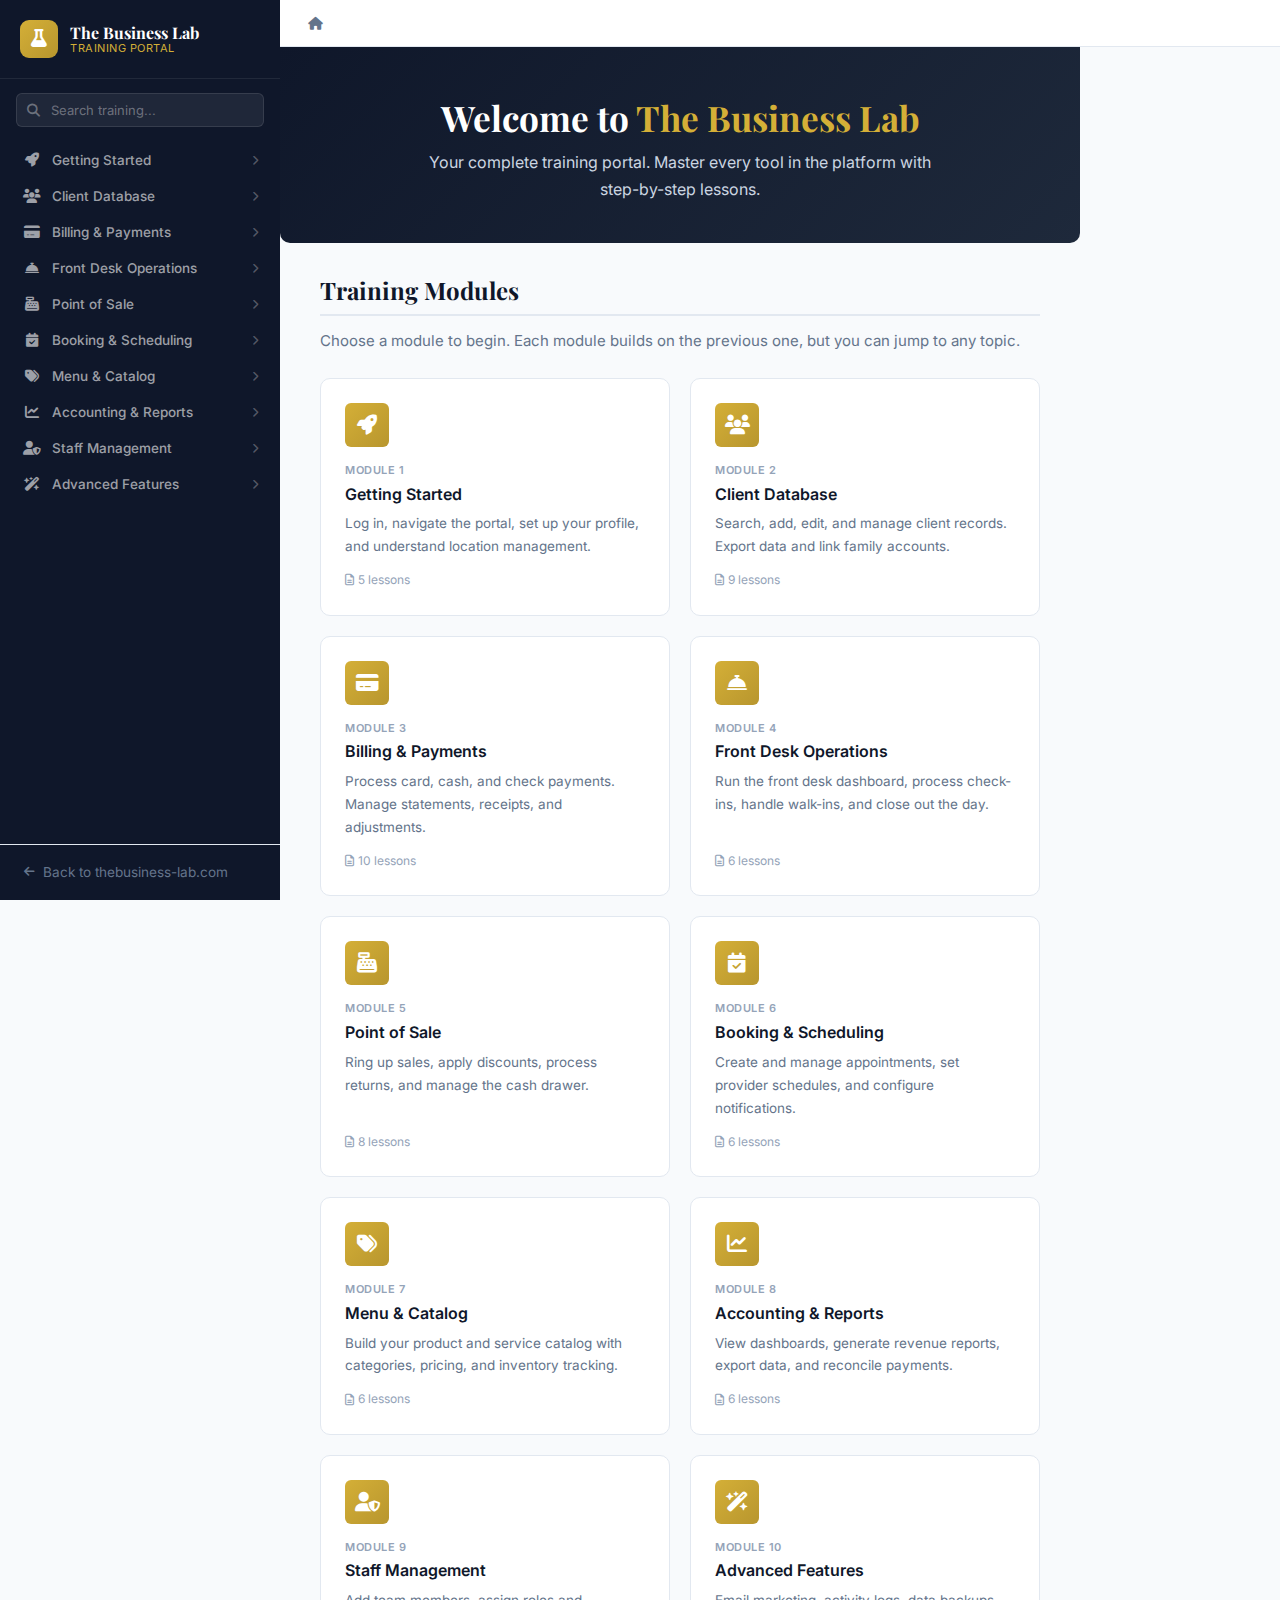
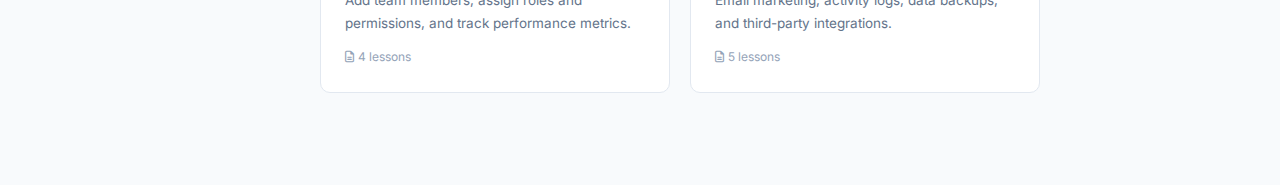
<file: training/index.html>
<!DOCTYPE html>
<html lang="en">
<head>
  <meta charset="UTF-8">
  <meta name="viewport" content="width=device-width, initial-scale=1.0">
  <title>Training Portal — The Business Lab</title>
  <link rel="preconnect" href="https://fonts.googleapis.com">
  <link href="https://fonts.googleapis.com/css2?family=Inter:wght@400;500;600;700&family=Playfair+Display:wght@600;700&display=swap" rel="stylesheet">
  <link rel="stylesheet" href="https://cdnjs.cloudflare.com/ajax/libs/font-awesome/6.5.1/css/all.min.css">
  <link rel="stylesheet" href="css/styles.css">
</head>
<body>
<div class="app">
  <div class="main">
    <div class="page-content">

      <div class="home-hero">
        <h1>Welcome to <span class="gold">The Business Lab</span></h1>
        <p>Your complete training portal. Master every tool in the platform with step-by-step lessons.</p>
      </div>

      <h2 id="modules" style="margin-top: 0;">Training Modules</h2>
      <p style="color: var(--slate-500); margin-bottom: 1.5rem;">Choose a module to begin. Each module builds on the previous one, but you can jump to any topic.</p>

      <div class="module-grid">

        <a href="getting-started/index.html" class="module-card">
          <div class="card-icon"><i class="fa-solid fa-rocket"></i></div>
          <div class="card-number">Module 1</div>
          <h3>Getting Started</h3>
          <p>Log in, navigate the portal, set up your profile, and understand location management.</p>
          <div class="card-meta"><i class="fa-regular fa-file-lines"></i> 5 lessons</div>
        </a>

        <a href="client-database/index.html" class="module-card">
          <div class="card-icon"><i class="fa-solid fa-users"></i></div>
          <div class="card-number">Module 2</div>
          <h3>Client Database</h3>
          <p>Search, add, edit, and manage client records. Export data and link family accounts.</p>
          <div class="card-meta"><i class="fa-regular fa-file-lines"></i> 9 lessons</div>
        </a>

        <a href="billing/index.html" class="module-card">
          <div class="card-icon"><i class="fa-solid fa-credit-card"></i></div>
          <div class="card-number">Module 3</div>
          <h3>Billing & Payments</h3>
          <p>Process card, cash, and check payments. Manage statements, receipts, and adjustments.</p>
          <div class="card-meta"><i class="fa-regular fa-file-lines"></i> 10 lessons</div>
        </a>

        <a href="front-desk/index.html" class="module-card">
          <div class="card-icon"><i class="fa-solid fa-bell-concierge"></i></div>
          <div class="card-number">Module 4</div>
          <h3>Front Desk Operations</h3>
          <p>Run the front desk dashboard, process check-ins, handle walk-ins, and close out the day.</p>
          <div class="card-meta"><i class="fa-regular fa-file-lines"></i> 6 lessons</div>
        </a>

        <a href="pos/index.html" class="module-card">
          <div class="card-icon"><i class="fa-solid fa-cash-register"></i></div>
          <div class="card-number">Module 5</div>
          <h3>Point of Sale</h3>
          <p>Ring up sales, apply discounts, process returns, and manage the cash drawer.</p>
          <div class="card-meta"><i class="fa-regular fa-file-lines"></i> 8 lessons</div>
        </a>

        <a href="booking/index.html" class="module-card">
          <div class="card-icon"><i class="fa-solid fa-calendar-check"></i></div>
          <div class="card-number">Module 6</div>
          <h3>Booking & Scheduling</h3>
          <p>Create and manage appointments, set provider schedules, and configure notifications.</p>
          <div class="card-meta"><i class="fa-regular fa-file-lines"></i> 6 lessons</div>
        </a>

        <a href="menu-management/index.html" class="module-card">
          <div class="card-icon"><i class="fa-solid fa-tags"></i></div>
          <div class="card-number">Module 7</div>
          <h3>Menu & Catalog</h3>
          <p>Build your product and service catalog with categories, pricing, and inventory tracking.</p>
          <div class="card-meta"><i class="fa-regular fa-file-lines"></i> 6 lessons</div>
        </a>

        <a href="accounting/index.html" class="module-card">
          <div class="card-icon"><i class="fa-solid fa-chart-line"></i></div>
          <div class="card-number">Module 8</div>
          <h3>Accounting & Reports</h3>
          <p>View dashboards, generate revenue reports, export data, and reconcile payments.</p>
          <div class="card-meta"><i class="fa-regular fa-file-lines"></i> 6 lessons</div>
        </a>

        <a href="staff-management/index.html" class="module-card">
          <div class="card-icon"><i class="fa-solid fa-user-shield"></i></div>
          <div class="card-number">Module 9</div>
          <h3>Staff Management</h3>
          <p>Add team members, assign roles and permissions, and track performance metrics.</p>
          <div class="card-meta"><i class="fa-regular fa-file-lines"></i> 4 lessons</div>
        </a>

        <a href="advanced/index.html" class="module-card">
          <div class="card-icon"><i class="fa-solid fa-wand-magic-sparkles"></i></div>
          <div class="card-number">Module 10</div>
          <h3>Advanced Features</h3>
          <p>Email marketing, activity logs, data backups, and third-party integrations.</p>
          <div class="card-meta"><i class="fa-regular fa-file-lines"></i> 5 lessons</div>
        </a>

      </div>

    </div>
  </div>
</div>

<script src="js/nav-data.js"></script>
<script src="js/components.js"></script>
</body>
</html>
</file>
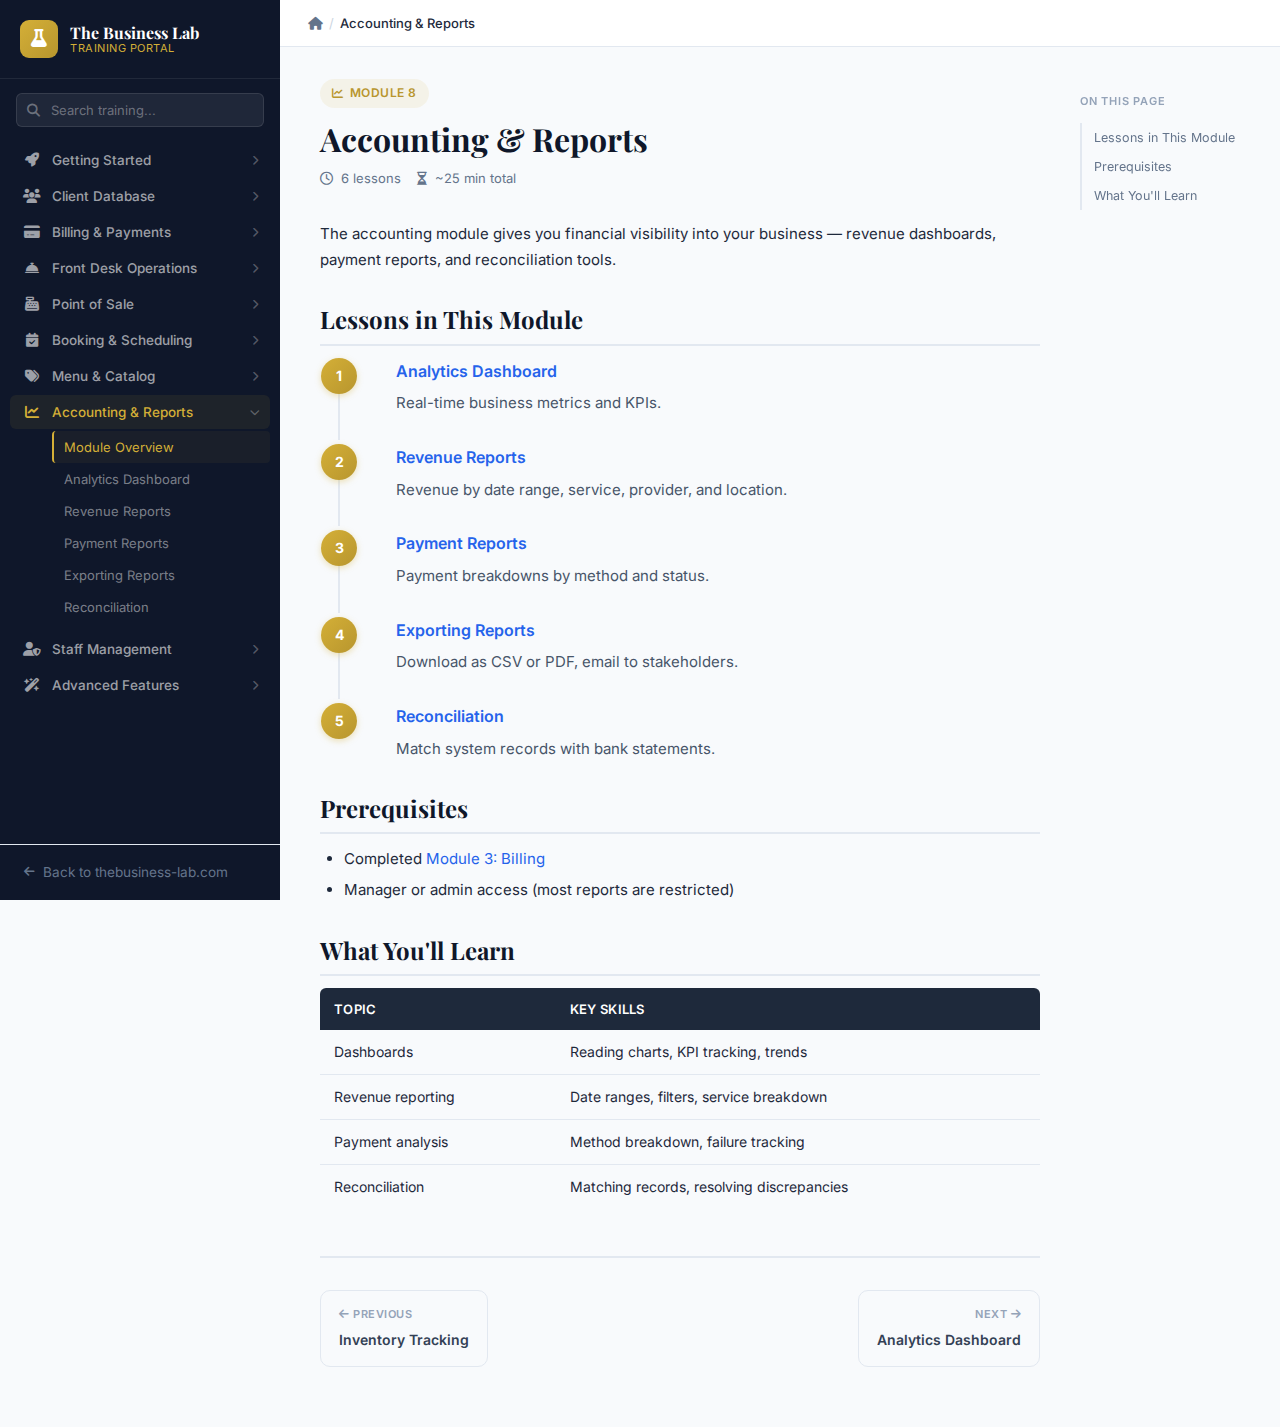
<file: training/accounting/index.html>
<!DOCTYPE html>
<html lang="en">
<head>
  <meta charset="UTF-8">
  <meta name="viewport" content="width=device-width, initial-scale=1.0">
  <title>Accounting & Reports — Training Portal</title>
  <link rel="preconnect" href="https://fonts.googleapis.com">
  <link href="https://fonts.googleapis.com/css2?family=Inter:wght@400;500;600;700&family=Playfair+Display:wght@600;700&display=swap" rel="stylesheet">
  <link rel="stylesheet" href="https://cdnjs.cloudflare.com/ajax/libs/font-awesome/6.5.1/css/all.min.css">
  <link rel="stylesheet" href="../css/styles.css">
</head>
<body>
<div class="app">
  <div class="main">
    <div class="page-content">

      <div class="page-header">
        <div class="module-badge"><i class="fa-solid fa-chart-line"></i> Module 8</div>
        <h1>Accounting & Reports</h1>
        <div class="page-meta">
          <span><i class="fa-regular fa-clock"></i> 6 lessons</span>
          <span><i class="fa-regular fa-hourglass-half"></i> ~25 min total</span>
        </div>
      </div>

      <p>The accounting module gives you financial visibility into your business — revenue dashboards, payment reports, and reconciliation tools.</p>

      <h2 id="lessons">Lessons in This Module</h2>
      <ol class="steps">
        <li><div class="step-title"><a href="dashboard.html">Analytics Dashboard</a></div><div class="step-desc">Real-time business metrics and KPIs.</div></li>
        <li><div class="step-title"><a href="revenue-reports.html">Revenue Reports</a></div><div class="step-desc">Revenue by date range, service, provider, and location.</div></li>
        <li><div class="step-title"><a href="payment-reports.html">Payment Reports</a></div><div class="step-desc">Payment breakdowns by method and status.</div></li>
        <li><div class="step-title"><a href="export-reports.html">Exporting Reports</a></div><div class="step-desc">Download as CSV or PDF, email to stakeholders.</div></li>
        <li><div class="step-title"><a href="reconciliation.html">Reconciliation</a></div><div class="step-desc">Match system records with bank statements.</div></li>
      </ol>

      <h2 id="prerequisites">Prerequisites</h2>
      <ul>
        <li>Completed <a href="../billing/index.html">Module 3: Billing</a></li>
        <li>Manager or admin access (most reports are restricted)</li>
      </ul>

      <h2 id="what-youll-learn">What You'll Learn</h2>
      <table>
        <thead><tr><th>Topic</th><th>Key Skills</th></tr></thead>
        <tbody>
          <tr><td>Dashboards</td><td>Reading charts, KPI tracking, trends</td></tr>
          <tr><td>Revenue reporting</td><td>Date ranges, filters, service breakdown</td></tr>
          <tr><td>Payment analysis</td><td>Method breakdown, failure tracking</td></tr>
          <tr><td>Reconciliation</td><td>Matching records, resolving discrepancies</td></tr>
        </tbody>
      </table>

    </div>
  </div>
</div>
<script src="../js/nav-data.js"></script>
<script src="../js/components.js"></script>
</body>
</html>
</file>
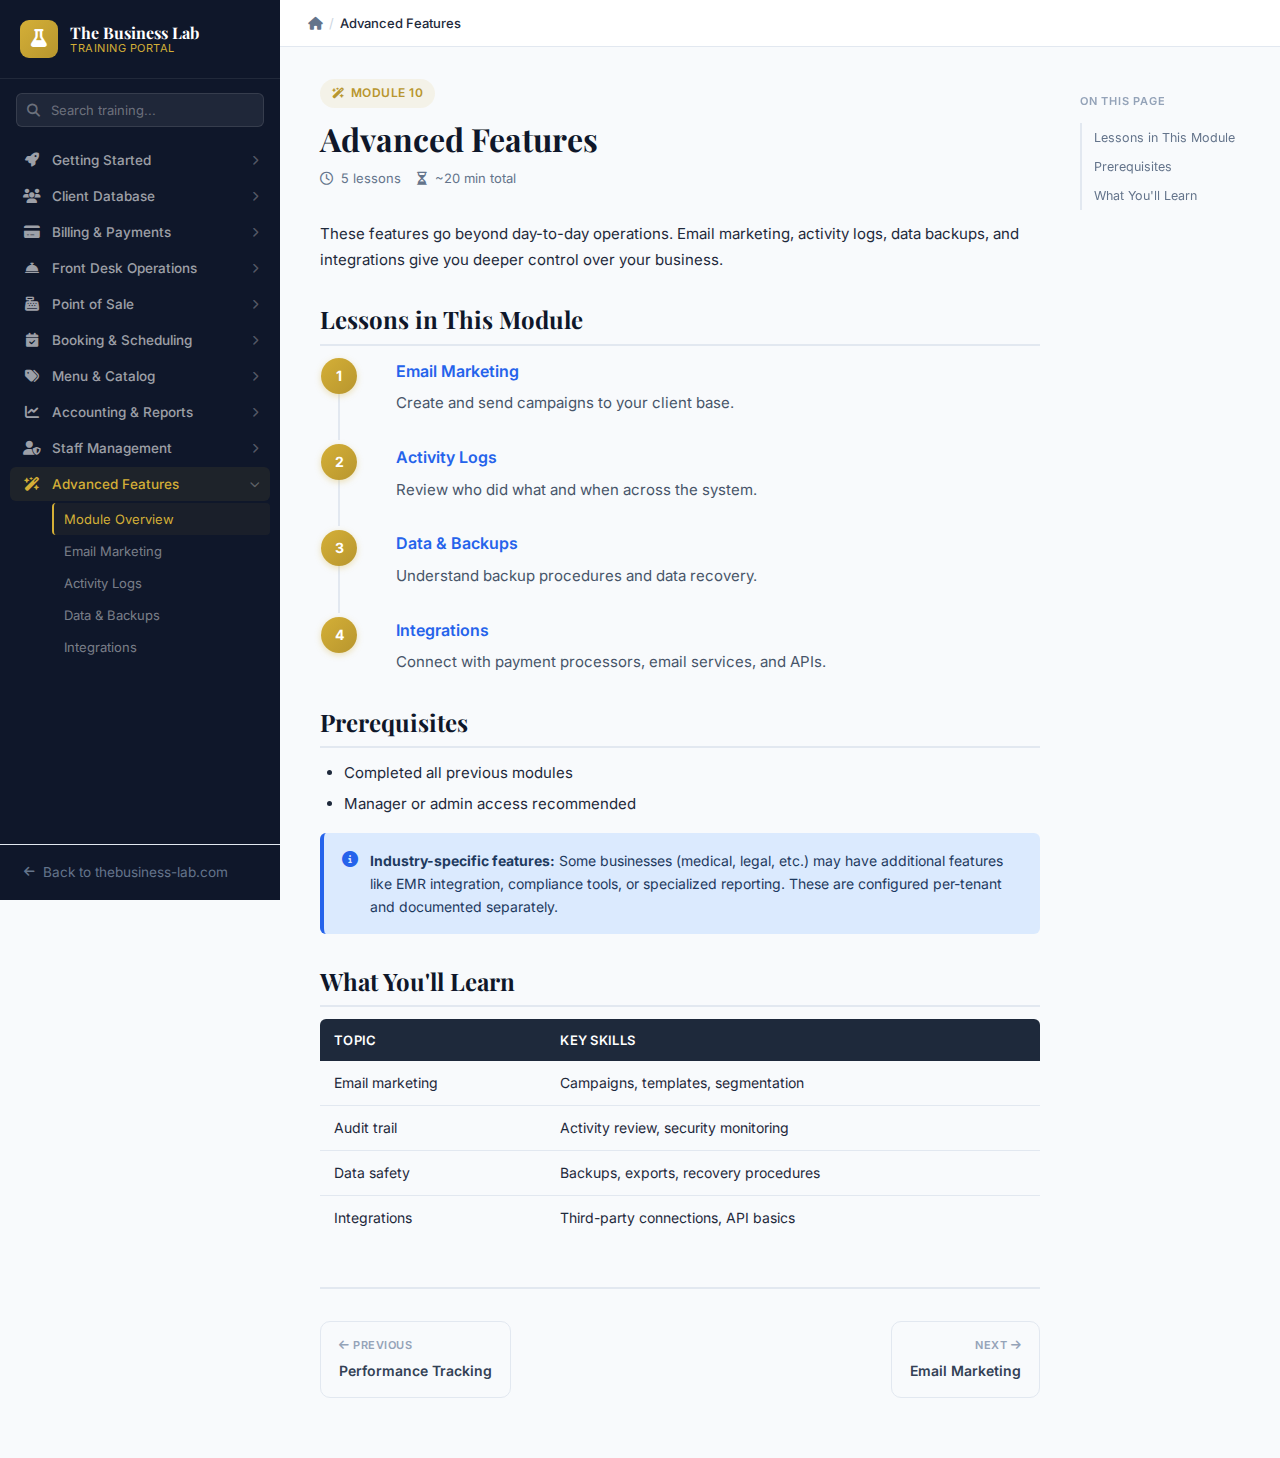
<file: training/advanced/index.html>
<!DOCTYPE html>
<html lang="en">
<head>
  <meta charset="UTF-8">
  <meta name="viewport" content="width=device-width, initial-scale=1.0">
  <title>Advanced Features — Training Portal</title>
  <link rel="preconnect" href="https://fonts.googleapis.com">
  <link href="https://fonts.googleapis.com/css2?family=Inter:wght@400;500;600;700&family=Playfair+Display:wght@600;700&display=swap" rel="stylesheet">
  <link rel="stylesheet" href="https://cdnjs.cloudflare.com/ajax/libs/font-awesome/6.5.1/css/all.min.css">
  <link rel="stylesheet" href="../css/styles.css">
</head>
<body>
<div class="app">
  <div class="main">
    <div class="page-content">

      <div class="page-header">
        <div class="module-badge"><i class="fa-solid fa-wand-magic-sparkles"></i> Module 10</div>
        <h1>Advanced Features</h1>
        <div class="page-meta">
          <span><i class="fa-regular fa-clock"></i> 5 lessons</span>
          <span><i class="fa-regular fa-hourglass-half"></i> ~20 min total</span>
        </div>
      </div>

      <p>These features go beyond day-to-day operations. Email marketing, activity logs, data backups, and integrations give you deeper control over your business.</p>

      <h2 id="lessons">Lessons in This Module</h2>
      <ol class="steps">
        <li><div class="step-title"><a href="email-marketing.html">Email Marketing</a></div><div class="step-desc">Create and send campaigns to your client base.</div></li>
        <li><div class="step-title"><a href="activity-logs.html">Activity Logs</a></div><div class="step-desc">Review who did what and when across the system.</div></li>
        <li><div class="step-title"><a href="data-backups.html">Data & Backups</a></div><div class="step-desc">Understand backup procedures and data recovery.</div></li>
        <li><div class="step-title"><a href="integrations.html">Integrations</a></div><div class="step-desc">Connect with payment processors, email services, and APIs.</div></li>
      </ol>

      <h2 id="prerequisites">Prerequisites</h2>
      <ul>
        <li>Completed all previous modules</li>
        <li>Manager or admin access recommended</li>
      </ul>

      <div class="callout callout-important">
        <i class="fa-solid fa-circle-info"></i>
        <div><p><strong>Industry-specific features:</strong> Some businesses (medical, legal, etc.) may have additional features like EMR integration, compliance tools, or specialized reporting. These are configured per-tenant and documented separately.</p></div>
      </div>

      <h2 id="what-youll-learn">What You'll Learn</h2>
      <table>
        <thead><tr><th>Topic</th><th>Key Skills</th></tr></thead>
        <tbody>
          <tr><td>Email marketing</td><td>Campaigns, templates, segmentation</td></tr>
          <tr><td>Audit trail</td><td>Activity review, security monitoring</td></tr>
          <tr><td>Data safety</td><td>Backups, exports, recovery procedures</td></tr>
          <tr><td>Integrations</td><td>Third-party connections, API basics</td></tr>
        </tbody>
      </table>

    </div>
  </div>
</div>
<script src="../js/nav-data.js"></script>
<script src="../js/components.js"></script>
</body>
</html>
</file>
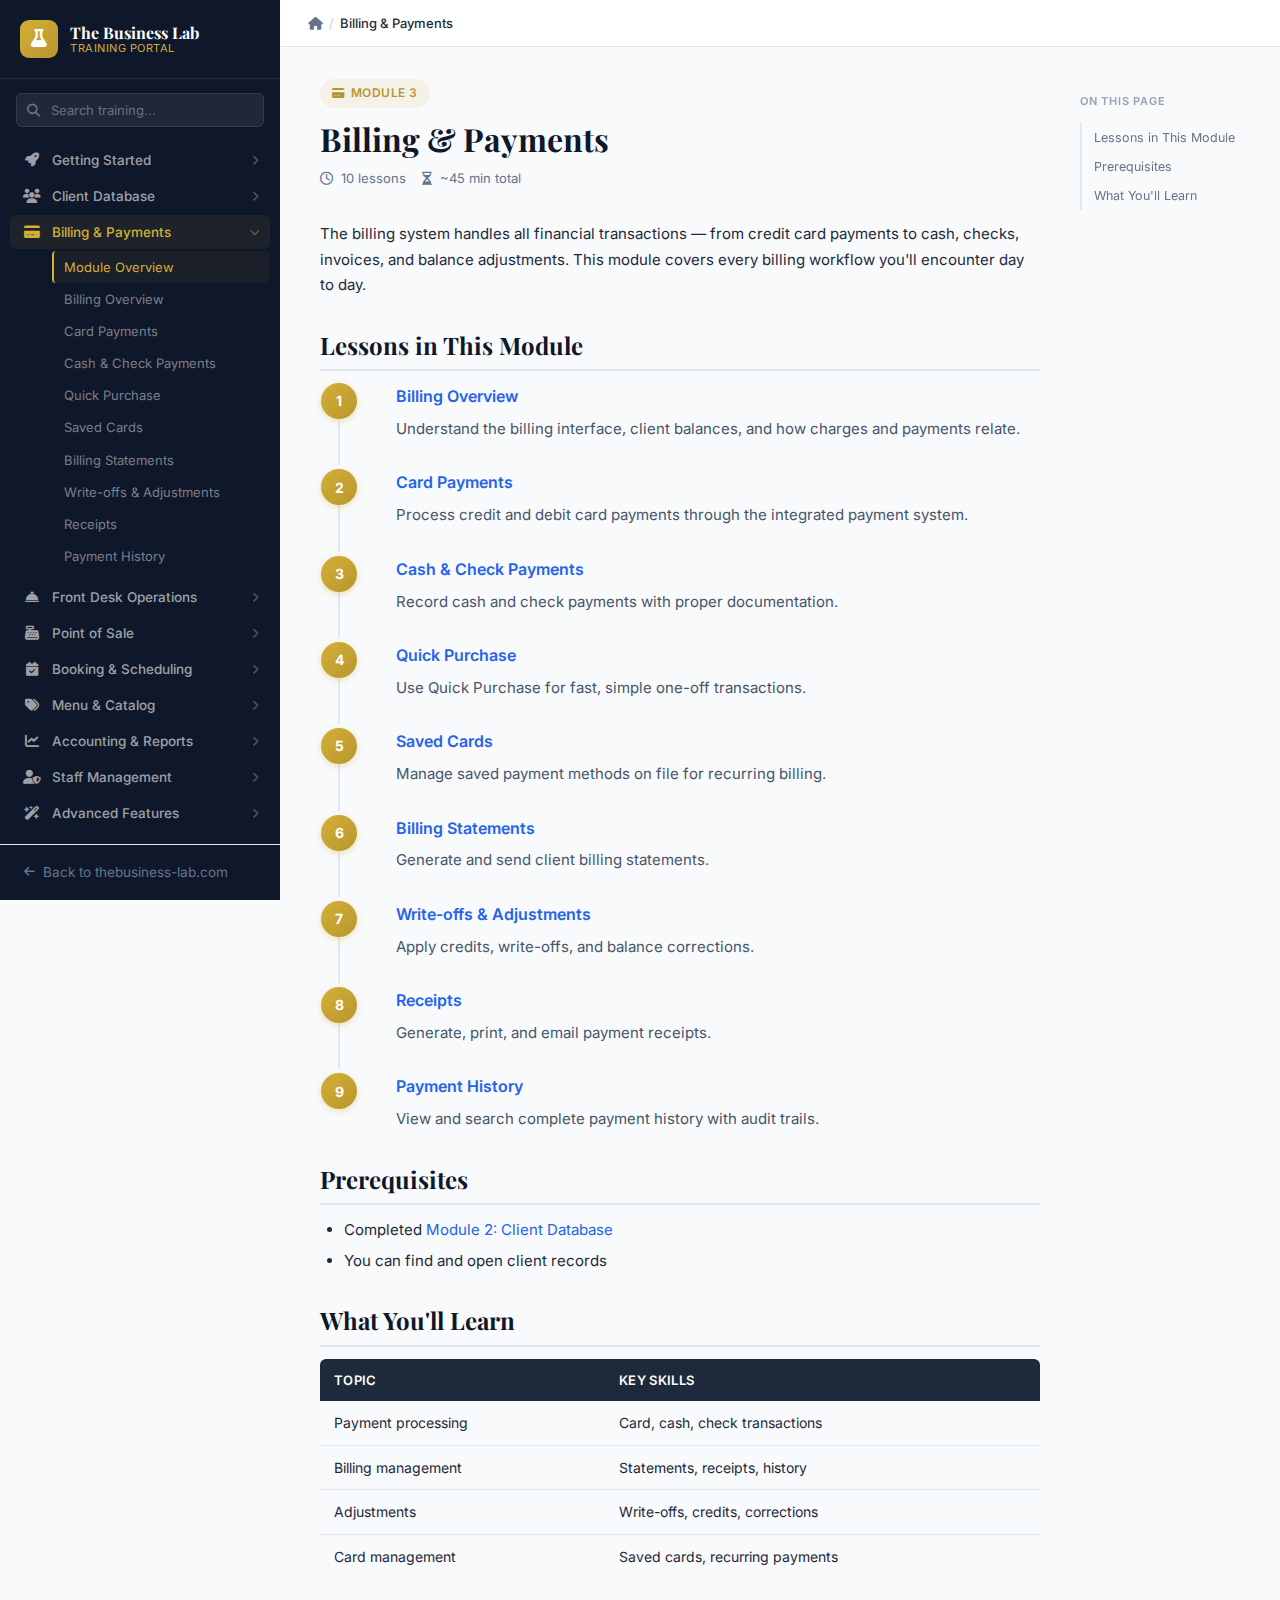
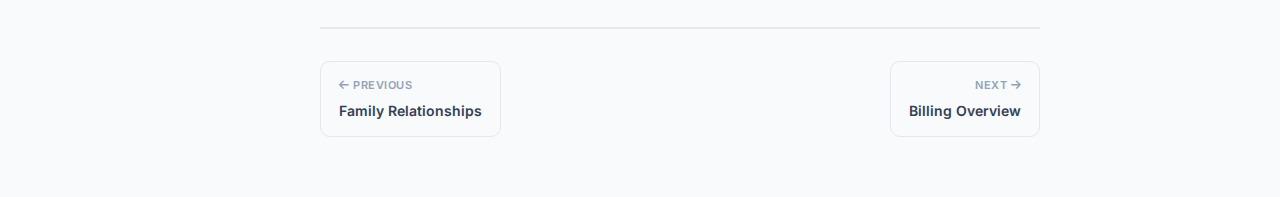
<file: training/billing/index.html>
<!DOCTYPE html>
<html lang="en">
<head>
  <meta charset="UTF-8">
  <meta name="viewport" content="width=device-width, initial-scale=1.0">
  <title>Billing & Payments — Training Portal</title>
  <link rel="preconnect" href="https://fonts.googleapis.com">
  <link href="https://fonts.googleapis.com/css2?family=Inter:wght@400;500;600;700&family=Playfair+Display:wght@600;700&display=swap" rel="stylesheet">
  <link rel="stylesheet" href="https://cdnjs.cloudflare.com/ajax/libs/font-awesome/6.5.1/css/all.min.css">
  <link rel="stylesheet" href="../css/styles.css">
</head>
<body>
<div class="app">
  <div class="main">
    <div class="page-content">

      <div class="page-header">
        <div class="module-badge"><i class="fa-solid fa-credit-card"></i> Module 3</div>
        <h1>Billing & Payments</h1>
        <div class="page-meta">
          <span><i class="fa-regular fa-clock"></i> 10 lessons</span>
          <span><i class="fa-regular fa-hourglass-half"></i> ~45 min total</span>
        </div>
      </div>

      <p>The billing system handles all financial transactions — from credit card payments to cash, checks, invoices, and balance adjustments. This module covers every billing workflow you'll encounter day to day.</p>

      <h2 id="lessons">Lessons in This Module</h2>
      <ol class="steps">
        <li><div class="step-title"><a href="overview.html">Billing Overview</a></div><div class="step-desc">Understand the billing interface, client balances, and how charges and payments relate.</div></li>
        <li><div class="step-title"><a href="card-payments.html">Card Payments</a></div><div class="step-desc">Process credit and debit card payments through the integrated payment system.</div></li>
        <li><div class="step-title"><a href="cash-check-payments.html">Cash & Check Payments</a></div><div class="step-desc">Record cash and check payments with proper documentation.</div></li>
        <li><div class="step-title"><a href="quick-purchase.html">Quick Purchase</a></div><div class="step-desc">Use Quick Purchase for fast, simple one-off transactions.</div></li>
        <li><div class="step-title"><a href="saved-cards.html">Saved Cards</a></div><div class="step-desc">Manage saved payment methods on file for recurring billing.</div></li>
        <li><div class="step-title"><a href="billing-statements.html">Billing Statements</a></div><div class="step-desc">Generate and send client billing statements.</div></li>
        <li><div class="step-title"><a href="writeoffs-adjustments.html">Write-offs & Adjustments</a></div><div class="step-desc">Apply credits, write-offs, and balance corrections.</div></li>
        <li><div class="step-title"><a href="receipts.html">Receipts</a></div><div class="step-desc">Generate, print, and email payment receipts.</div></li>
        <li><div class="step-title"><a href="payment-history.html">Payment History</a></div><div class="step-desc">View and search complete payment history with audit trails.</div></li>
      </ol>

      <h2 id="prerequisites">Prerequisites</h2>
      <ul>
        <li>Completed <a href="../client-database/index.html">Module 2: Client Database</a></li>
        <li>You can find and open client records</li>
      </ul>

      <h2 id="what-youll-learn">What You'll Learn</h2>
      <table>
        <thead><tr><th>Topic</th><th>Key Skills</th></tr></thead>
        <tbody>
          <tr><td>Payment processing</td><td>Card, cash, check transactions</td></tr>
          <tr><td>Billing management</td><td>Statements, receipts, history</td></tr>
          <tr><td>Adjustments</td><td>Write-offs, credits, corrections</td></tr>
          <tr><td>Card management</td><td>Saved cards, recurring payments</td></tr>
        </tbody>
      </table>

    </div>
  </div>
</div>
<script src="../js/nav-data.js"></script>
<script src="../js/components.js"></script>
</body>
</html>
</file>
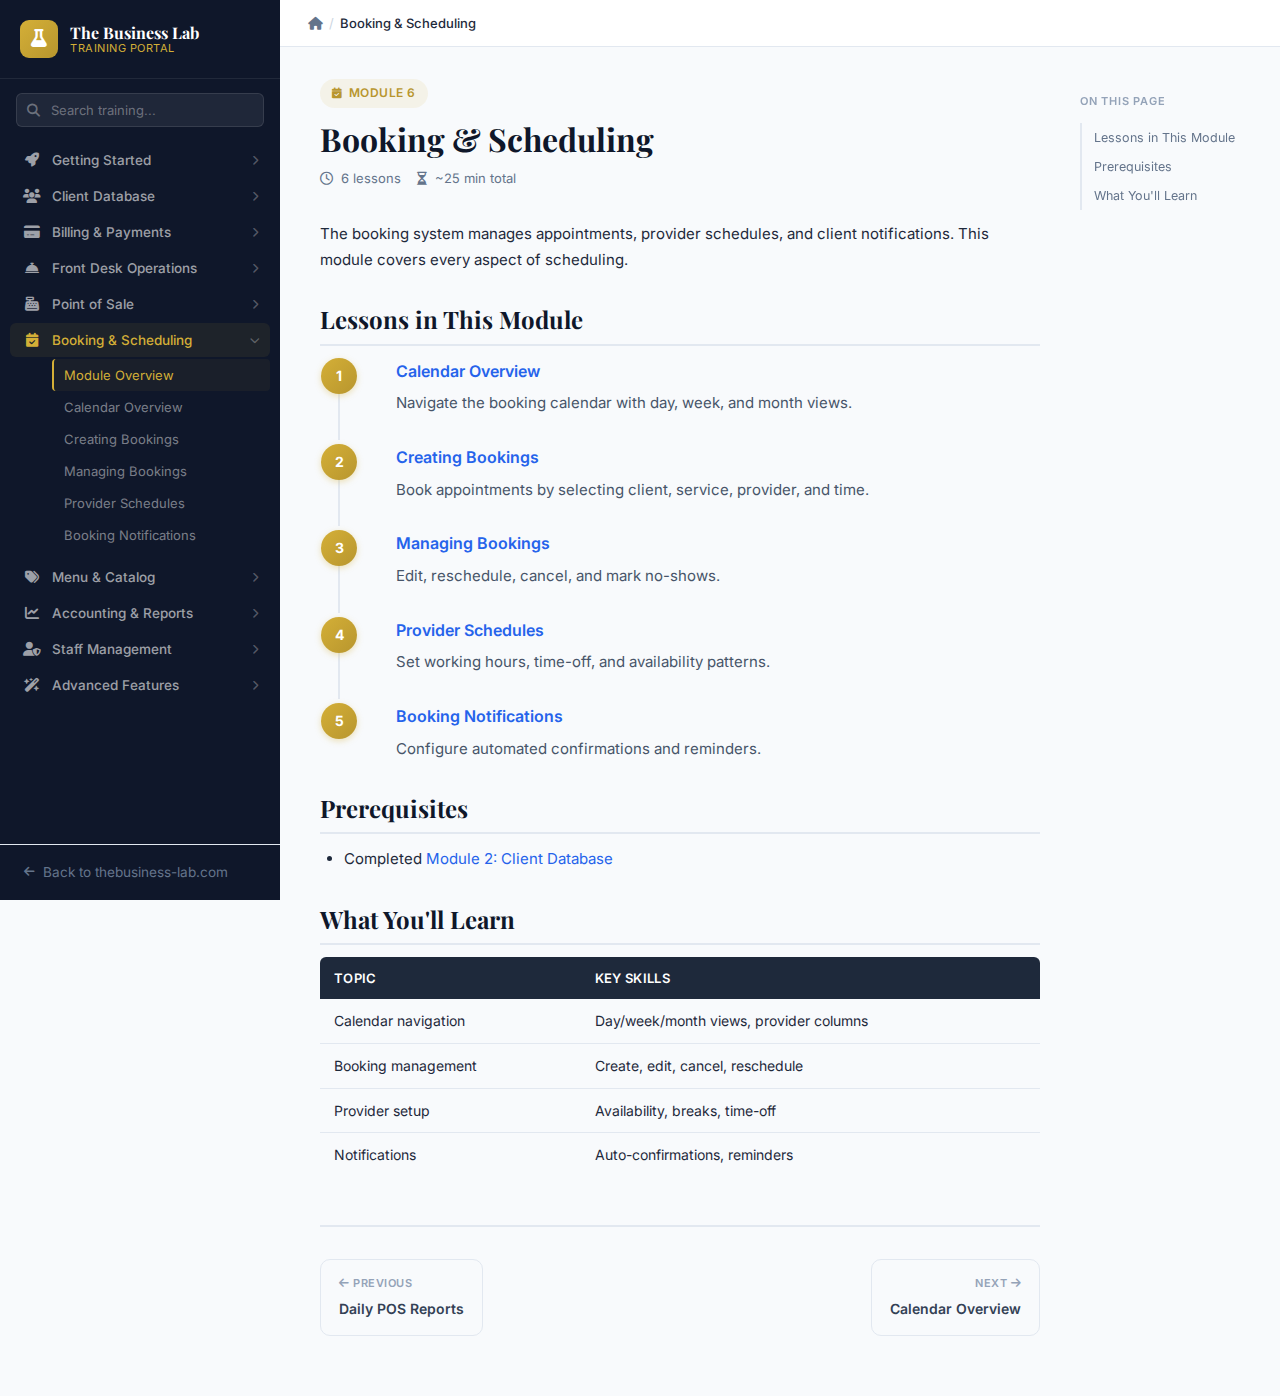
<file: training/booking/index.html>
<!DOCTYPE html>
<html lang="en">
<head>
  <meta charset="UTF-8">
  <meta name="viewport" content="width=device-width, initial-scale=1.0">
  <title>Booking & Scheduling — Training Portal</title>
  <link rel="preconnect" href="https://fonts.googleapis.com">
  <link href="https://fonts.googleapis.com/css2?family=Inter:wght@400;500;600;700&family=Playfair+Display:wght@600;700&display=swap" rel="stylesheet">
  <link rel="stylesheet" href="https://cdnjs.cloudflare.com/ajax/libs/font-awesome/6.5.1/css/all.min.css">
  <link rel="stylesheet" href="../css/styles.css">
</head>
<body>
<div class="app">
  <div class="main">
    <div class="page-content">

      <div class="page-header">
        <div class="module-badge"><i class="fa-solid fa-calendar-check"></i> Module 6</div>
        <h1>Booking & Scheduling</h1>
        <div class="page-meta">
          <span><i class="fa-regular fa-clock"></i> 6 lessons</span>
          <span><i class="fa-regular fa-hourglass-half"></i> ~25 min total</span>
        </div>
      </div>

      <p>The booking system manages appointments, provider schedules, and client notifications. This module covers every aspect of scheduling.</p>

      <h2 id="lessons">Lessons in This Module</h2>
      <ol class="steps">
        <li><div class="step-title"><a href="calendar-overview.html">Calendar Overview</a></div><div class="step-desc">Navigate the booking calendar with day, week, and month views.</div></li>
        <li><div class="step-title"><a href="creating-bookings.html">Creating Bookings</a></div><div class="step-desc">Book appointments by selecting client, service, provider, and time.</div></li>
        <li><div class="step-title"><a href="managing-bookings.html">Managing Bookings</a></div><div class="step-desc">Edit, reschedule, cancel, and mark no-shows.</div></li>
        <li><div class="step-title"><a href="provider-schedules.html">Provider Schedules</a></div><div class="step-desc">Set working hours, time-off, and availability patterns.</div></li>
        <li><div class="step-title"><a href="notifications.html">Booking Notifications</a></div><div class="step-desc">Configure automated confirmations and reminders.</div></li>
      </ol>

      <h2 id="prerequisites">Prerequisites</h2>
      <ul>
        <li>Completed <a href="../client-database/index.html">Module 2: Client Database</a></li>
      </ul>

      <h2 id="what-youll-learn">What You'll Learn</h2>
      <table>
        <thead><tr><th>Topic</th><th>Key Skills</th></tr></thead>
        <tbody>
          <tr><td>Calendar navigation</td><td>Day/week/month views, provider columns</td></tr>
          <tr><td>Booking management</td><td>Create, edit, cancel, reschedule</td></tr>
          <tr><td>Provider setup</td><td>Availability, breaks, time-off</td></tr>
          <tr><td>Notifications</td><td>Auto-confirmations, reminders</td></tr>
        </tbody>
      </table>

    </div>
  </div>
</div>
<script src="../js/nav-data.js"></script>
<script src="../js/components.js"></script>
</body>
</html>
</file>
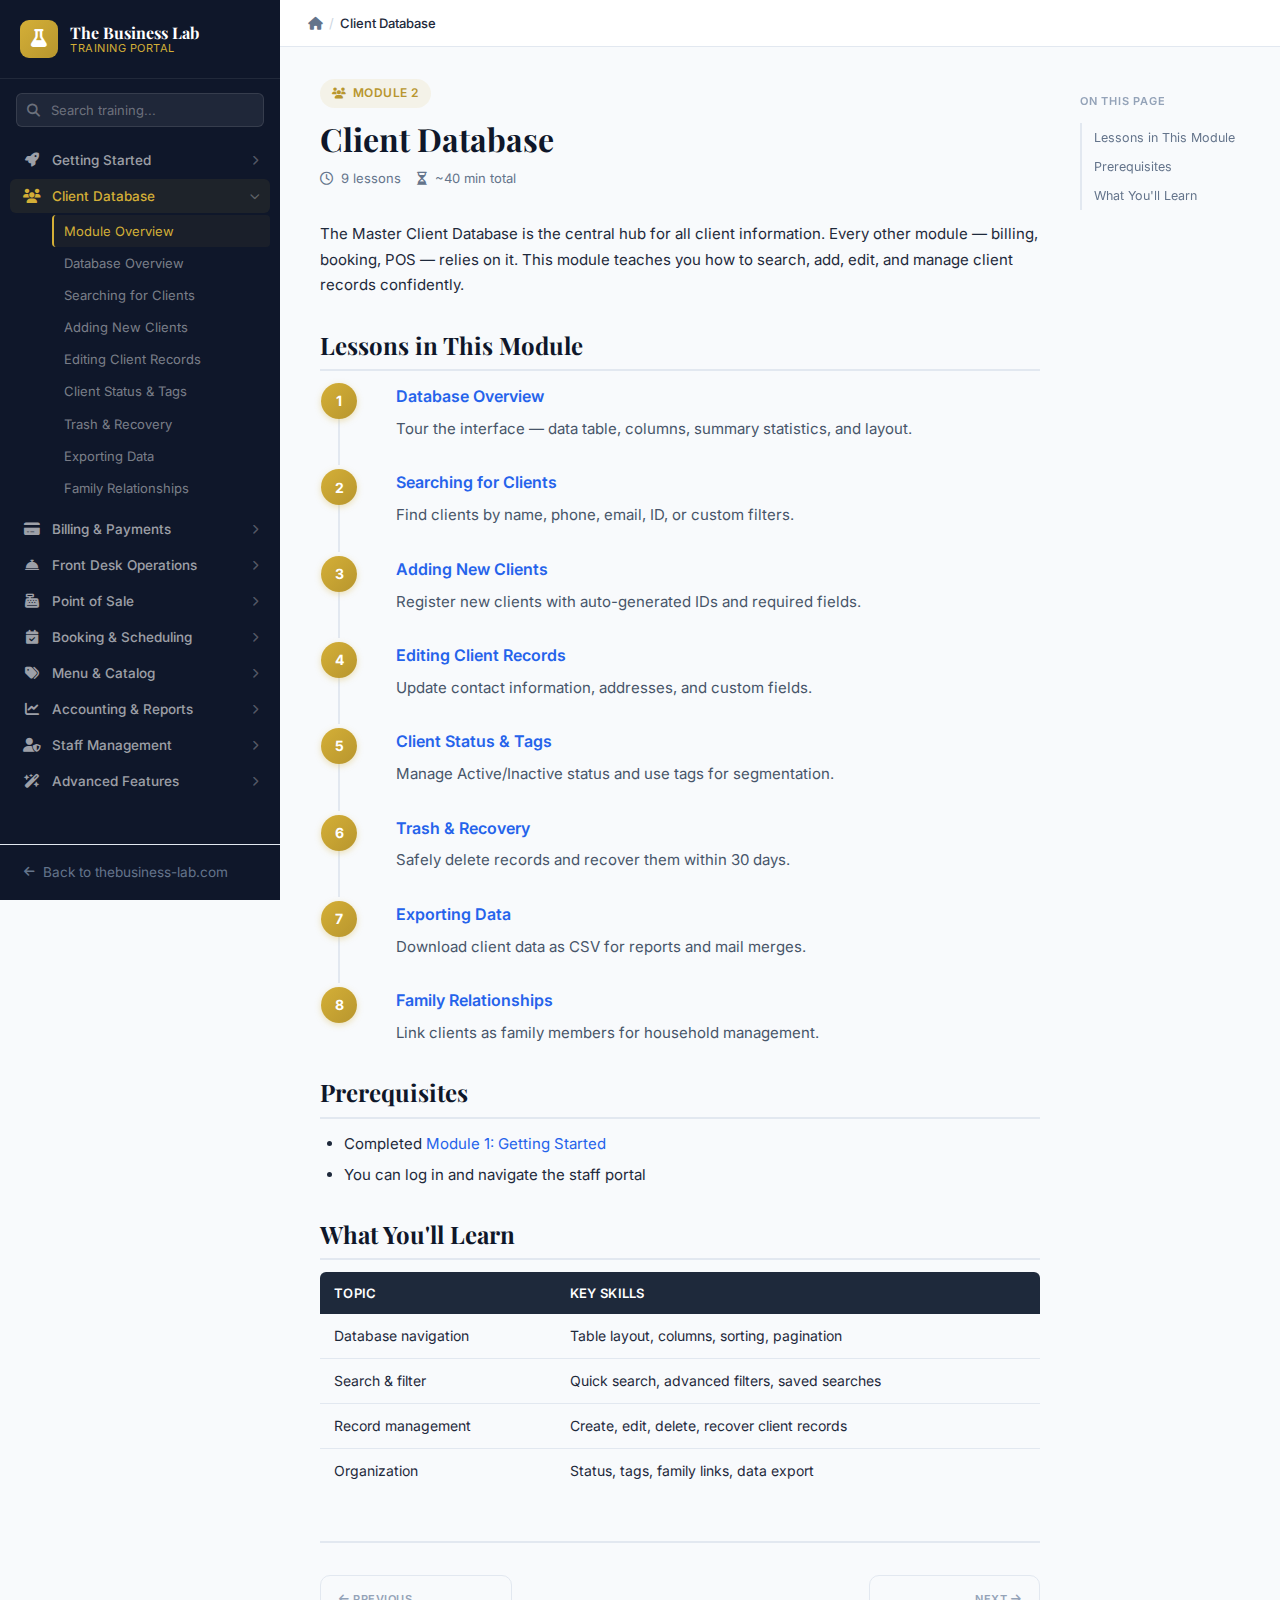
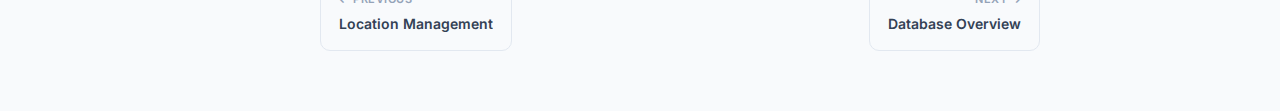
<file: training/client-database/index.html>
<!DOCTYPE html>
<html lang="en">
<head>
  <meta charset="UTF-8">
  <meta name="viewport" content="width=device-width, initial-scale=1.0">
  <title>Client Database — Training Portal</title>
  <link rel="preconnect" href="https://fonts.googleapis.com">
  <link href="https://fonts.googleapis.com/css2?family=Inter:wght@400;500;600;700&family=Playfair+Display:wght@600;700&display=swap" rel="stylesheet">
  <link rel="stylesheet" href="https://cdnjs.cloudflare.com/ajax/libs/font-awesome/6.5.1/css/all.min.css">
  <link rel="stylesheet" href="../css/styles.css">
</head>
<body>
<div class="app">
  <div class="main">
    <div class="page-content">

      <div class="page-header">
        <div class="module-badge"><i class="fa-solid fa-users"></i> Module 2</div>
        <h1>Client Database</h1>
        <div class="page-meta">
          <span><i class="fa-regular fa-clock"></i> 9 lessons</span>
          <span><i class="fa-regular fa-hourglass-half"></i> ~40 min total</span>
        </div>
      </div>

      <p>The Master Client Database is the central hub for all client information. Every other module — billing, booking, POS — relies on it. This module teaches you how to search, add, edit, and manage client records confidently.</p>

      <h2 id="lessons">Lessons in This Module</h2>

      <ol class="steps">
        <li>
          <div class="step-title"><a href="overview.html">Database Overview</a></div>
          <div class="step-desc">Tour the interface — data table, columns, summary statistics, and layout.</div>
        </li>
        <li>
          <div class="step-title"><a href="searching.html">Searching for Clients</a></div>
          <div class="step-desc">Find clients by name, phone, email, ID, or custom filters.</div>
        </li>
        <li>
          <div class="step-title"><a href="adding-clients.html">Adding New Clients</a></div>
          <div class="step-desc">Register new clients with auto-generated IDs and required fields.</div>
        </li>
        <li>
          <div class="step-title"><a href="editing-clients.html">Editing Client Records</a></div>
          <div class="step-desc">Update contact information, addresses, and custom fields.</div>
        </li>
        <li>
          <div class="step-title"><a href="client-status.html">Client Status & Tags</a></div>
          <div class="step-desc">Manage Active/Inactive status and use tags for segmentation.</div>
        </li>
        <li>
          <div class="step-title"><a href="trash-system.html">Trash & Recovery</a></div>
          <div class="step-desc">Safely delete records and recover them within 30 days.</div>
        </li>
        <li>
          <div class="step-title"><a href="exporting.html">Exporting Data</a></div>
          <div class="step-desc">Download client data as CSV for reports and mail merges.</div>
        </li>
        <li>
          <div class="step-title"><a href="family-relationships.html">Family Relationships</a></div>
          <div class="step-desc">Link clients as family members for household management.</div>
        </li>
      </ol>

      <h2 id="prerequisites">Prerequisites</h2>
      <ul>
        <li>Completed <a href="../getting-started/logging-in.html">Module 1: Getting Started</a></li>
        <li>You can log in and navigate the staff portal</li>
      </ul>

      <h2 id="what-youll-learn">What You'll Learn</h2>
      <table>
        <thead>
          <tr><th>Topic</th><th>Key Skills</th></tr>
        </thead>
        <tbody>
          <tr><td>Database navigation</td><td>Table layout, columns, sorting, pagination</td></tr>
          <tr><td>Search & filter</td><td>Quick search, advanced filters, saved searches</td></tr>
          <tr><td>Record management</td><td>Create, edit, delete, recover client records</td></tr>
          <tr><td>Organization</td><td>Status, tags, family links, data export</td></tr>
        </tbody>
      </table>

    </div>
  </div>
</div>
<script src="../js/nav-data.js"></script>
<script src="../js/components.js"></script>
</body>
</html>
</file>
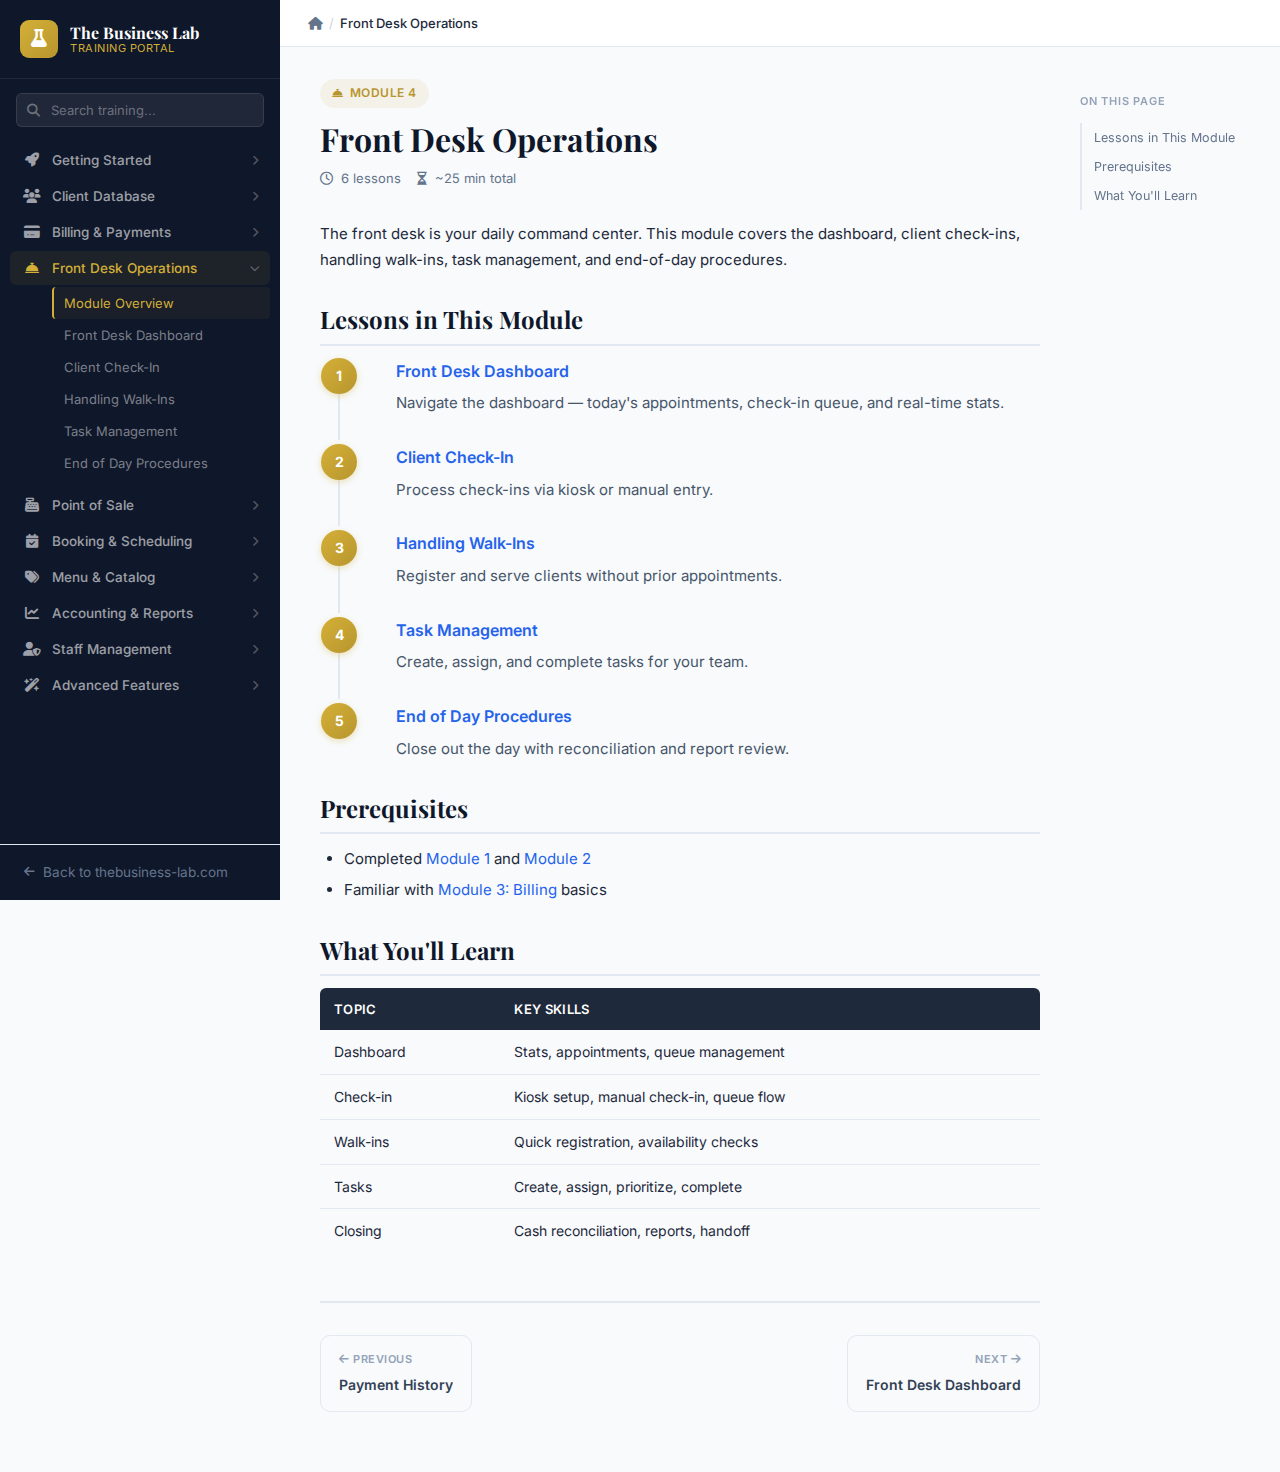
<file: training/front-desk/index.html>
<!DOCTYPE html>
<html lang="en">
<head>
  <meta charset="UTF-8">
  <meta name="viewport" content="width=device-width, initial-scale=1.0">
  <title>Front Desk Operations — Training Portal</title>
  <link rel="preconnect" href="https://fonts.googleapis.com">
  <link href="https://fonts.googleapis.com/css2?family=Inter:wght@400;500;600;700&family=Playfair+Display:wght@600;700&display=swap" rel="stylesheet">
  <link rel="stylesheet" href="https://cdnjs.cloudflare.com/ajax/libs/font-awesome/6.5.1/css/all.min.css">
  <link rel="stylesheet" href="../css/styles.css">
</head>
<body>
<div class="app">
  <div class="main">
    <div class="page-content">

      <div class="page-header">
        <div class="module-badge"><i class="fa-solid fa-bell-concierge"></i> Module 4</div>
        <h1>Front Desk Operations</h1>
        <div class="page-meta">
          <span><i class="fa-regular fa-clock"></i> 6 lessons</span>
          <span><i class="fa-regular fa-hourglass-half"></i> ~25 min total</span>
        </div>
      </div>

      <p>The front desk is your daily command center. This module covers the dashboard, client check-ins, handling walk-ins, task management, and end-of-day procedures.</p>

      <h2 id="lessons">Lessons in This Module</h2>
      <ol class="steps">
        <li><div class="step-title"><a href="dashboard.html">Front Desk Dashboard</a></div><div class="step-desc">Navigate the dashboard — today's appointments, check-in queue, and real-time stats.</div></li>
        <li><div class="step-title"><a href="check-in.html">Client Check-In</a></div><div class="step-desc">Process check-ins via kiosk or manual entry.</div></li>
        <li><div class="step-title"><a href="walk-ins.html">Handling Walk-Ins</a></div><div class="step-desc">Register and serve clients without prior appointments.</div></li>
        <li><div class="step-title"><a href="task-management.html">Task Management</a></div><div class="step-desc">Create, assign, and complete tasks for your team.</div></li>
        <li><div class="step-title"><a href="end-of-day.html">End of Day Procedures</a></div><div class="step-desc">Close out the day with reconciliation and report review.</div></li>
      </ol>

      <h2 id="prerequisites">Prerequisites</h2>
      <ul>
        <li>Completed <a href="../getting-started/index.html">Module 1</a> and <a href="../client-database/index.html">Module 2</a></li>
        <li>Familiar with <a href="../billing/index.html">Module 3: Billing</a> basics</li>
      </ul>

      <h2 id="what-youll-learn">What You'll Learn</h2>
      <table>
        <thead><tr><th>Topic</th><th>Key Skills</th></tr></thead>
        <tbody>
          <tr><td>Dashboard</td><td>Stats, appointments, queue management</td></tr>
          <tr><td>Check-in</td><td>Kiosk setup, manual check-in, queue flow</td></tr>
          <tr><td>Walk-ins</td><td>Quick registration, availability checks</td></tr>
          <tr><td>Tasks</td><td>Create, assign, prioritize, complete</td></tr>
          <tr><td>Closing</td><td>Cash reconciliation, reports, handoff</td></tr>
        </tbody>
      </table>

    </div>
  </div>
</div>
<script src="../js/nav-data.js"></script>
<script src="../js/components.js"></script>
</body>
</html>
</file>
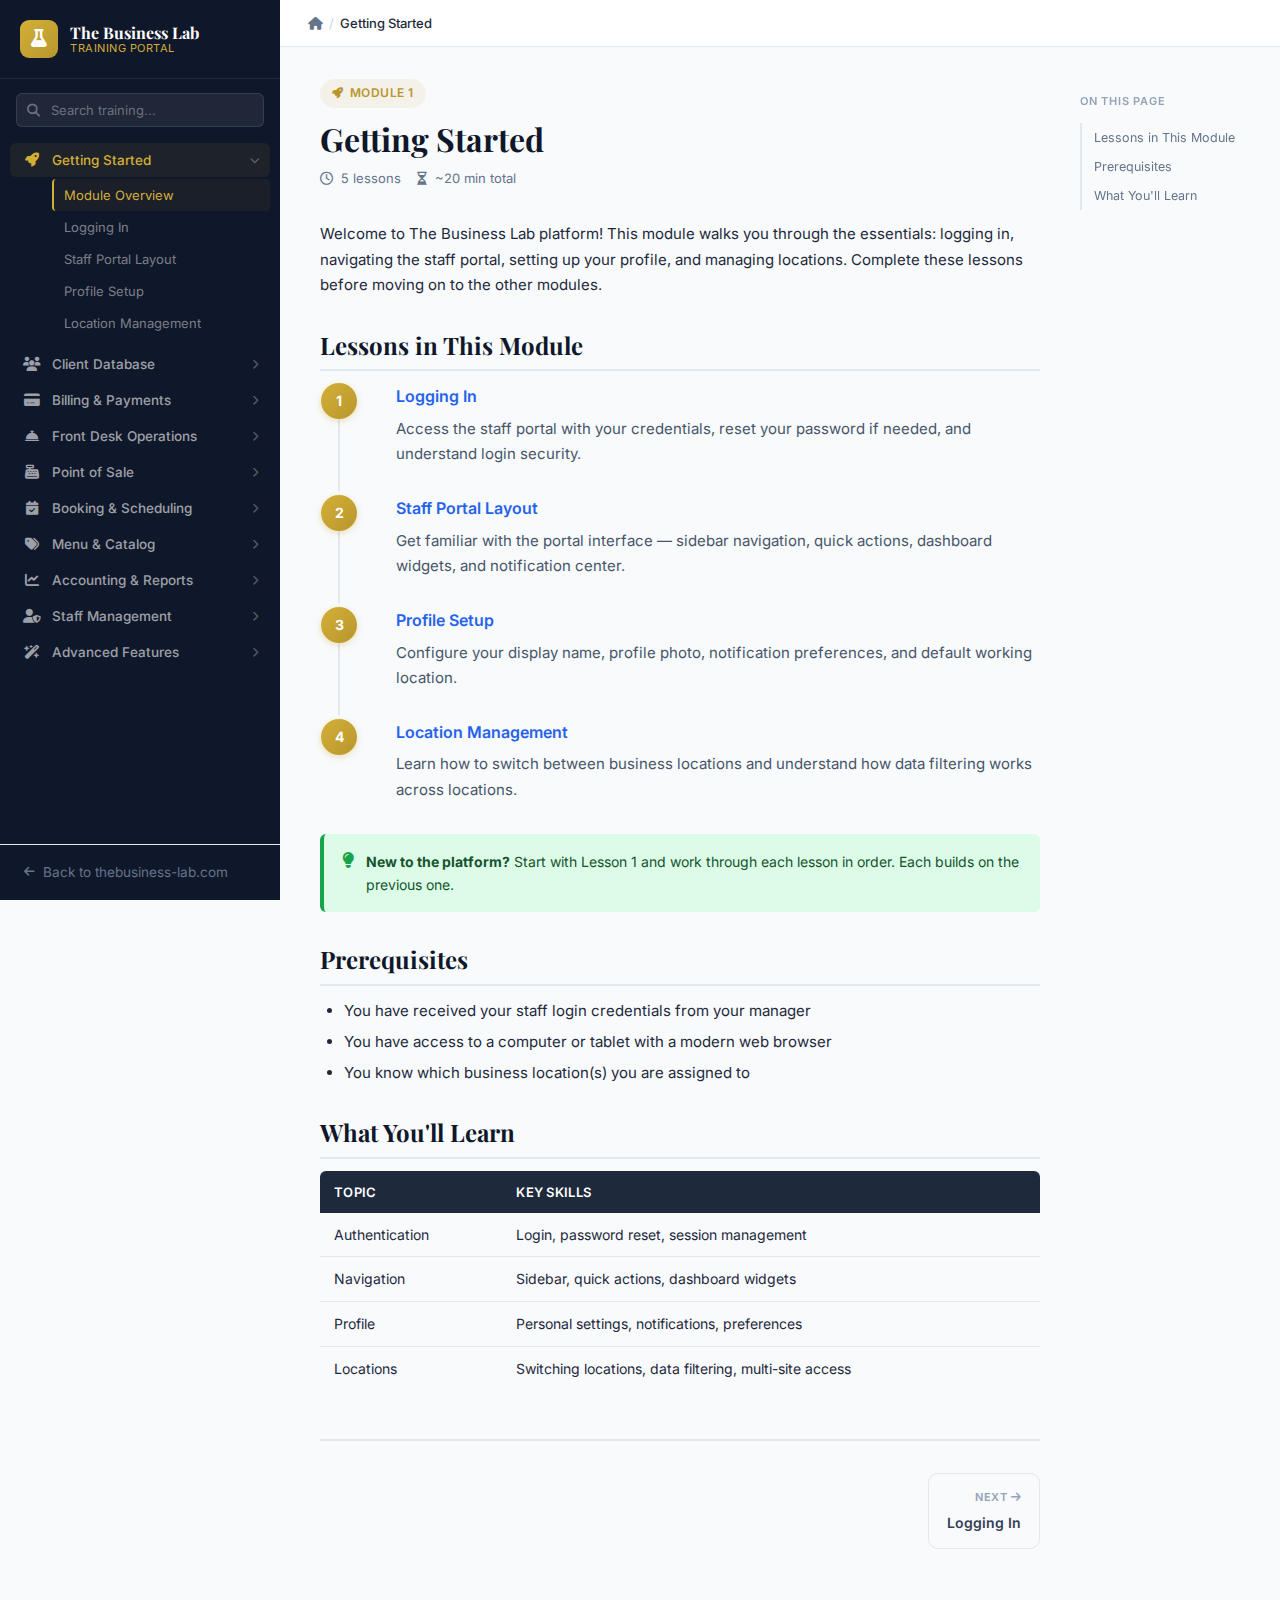
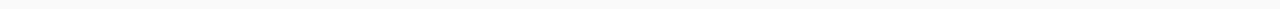
<file: training/getting-started/index.html>
<!DOCTYPE html>
<html lang="en">
<head>
  <meta charset="UTF-8">
  <meta name="viewport" content="width=device-width, initial-scale=1.0">
  <title>Getting Started — Training Portal</title>
  <link rel="preconnect" href="https://fonts.googleapis.com">
  <link href="https://fonts.googleapis.com/css2?family=Inter:wght@400;500;600;700&family=Playfair+Display:wght@600;700&display=swap" rel="stylesheet">
  <link rel="stylesheet" href="https://cdnjs.cloudflare.com/ajax/libs/font-awesome/6.5.1/css/all.min.css">
  <link rel="stylesheet" href="../css/styles.css">
</head>
<body>
<div class="app">
  <div class="main">
    <div class="page-content">

      <div class="page-header">
        <div class="module-badge"><i class="fa-solid fa-rocket"></i> Module 1</div>
        <h1>Getting Started</h1>
        <div class="page-meta">
          <span><i class="fa-regular fa-clock"></i> 5 lessons</span>
          <span><i class="fa-regular fa-hourglass-half"></i> ~20 min total</span>
        </div>
      </div>

      <p>Welcome to The Business Lab platform! This module walks you through the essentials: logging in, navigating the staff portal, setting up your profile, and managing locations. Complete these lessons before moving on to the other modules.</p>

      <h2 id="lessons">Lessons in This Module</h2>

      <ol class="steps">
        <li>
          <div class="step-title"><a href="logging-in.html">Logging In</a></div>
          <div class="step-desc">Access the staff portal with your credentials, reset your password if needed, and understand login security.</div>
        </li>
        <li>
          <div class="step-title"><a href="staff-portal-layout.html">Staff Portal Layout</a></div>
          <div class="step-desc">Get familiar with the portal interface — sidebar navigation, quick actions, dashboard widgets, and notification center.</div>
        </li>
        <li>
          <div class="step-title"><a href="profile-setup.html">Profile Setup</a></div>
          <div class="step-desc">Configure your display name, profile photo, notification preferences, and default working location.</div>
        </li>
        <li>
          <div class="step-title"><a href="location-management.html">Location Management</a></div>
          <div class="step-desc">Learn how to switch between business locations and understand how data filtering works across locations.</div>
        </li>
      </ol>

      <div class="callout callout-tip">
        <i class="fa-solid fa-lightbulb"></i>
        <div>
          <p><strong>New to the platform?</strong> Start with Lesson 1 and work through each lesson in order. Each builds on the previous one.</p>
        </div>
      </div>

      <h2 id="prerequisites">Prerequisites</h2>
      <ul>
        <li>You have received your staff login credentials from your manager</li>
        <li>You have access to a computer or tablet with a modern web browser</li>
        <li>You know which business location(s) you are assigned to</li>
      </ul>

      <h2 id="what-youll-learn">What You'll Learn</h2>
      <table>
        <thead>
          <tr><th>Topic</th><th>Key Skills</th></tr>
        </thead>
        <tbody>
          <tr><td>Authentication</td><td>Login, password reset, session management</td></tr>
          <tr><td>Navigation</td><td>Sidebar, quick actions, dashboard widgets</td></tr>
          <tr><td>Profile</td><td>Personal settings, notifications, preferences</td></tr>
          <tr><td>Locations</td><td>Switching locations, data filtering, multi-site access</td></tr>
        </tbody>
      </table>

    </div>
  </div>
</div>
<script src="../js/nav-data.js"></script>
<script src="../js/components.js"></script>
</body>
</html>
</file>
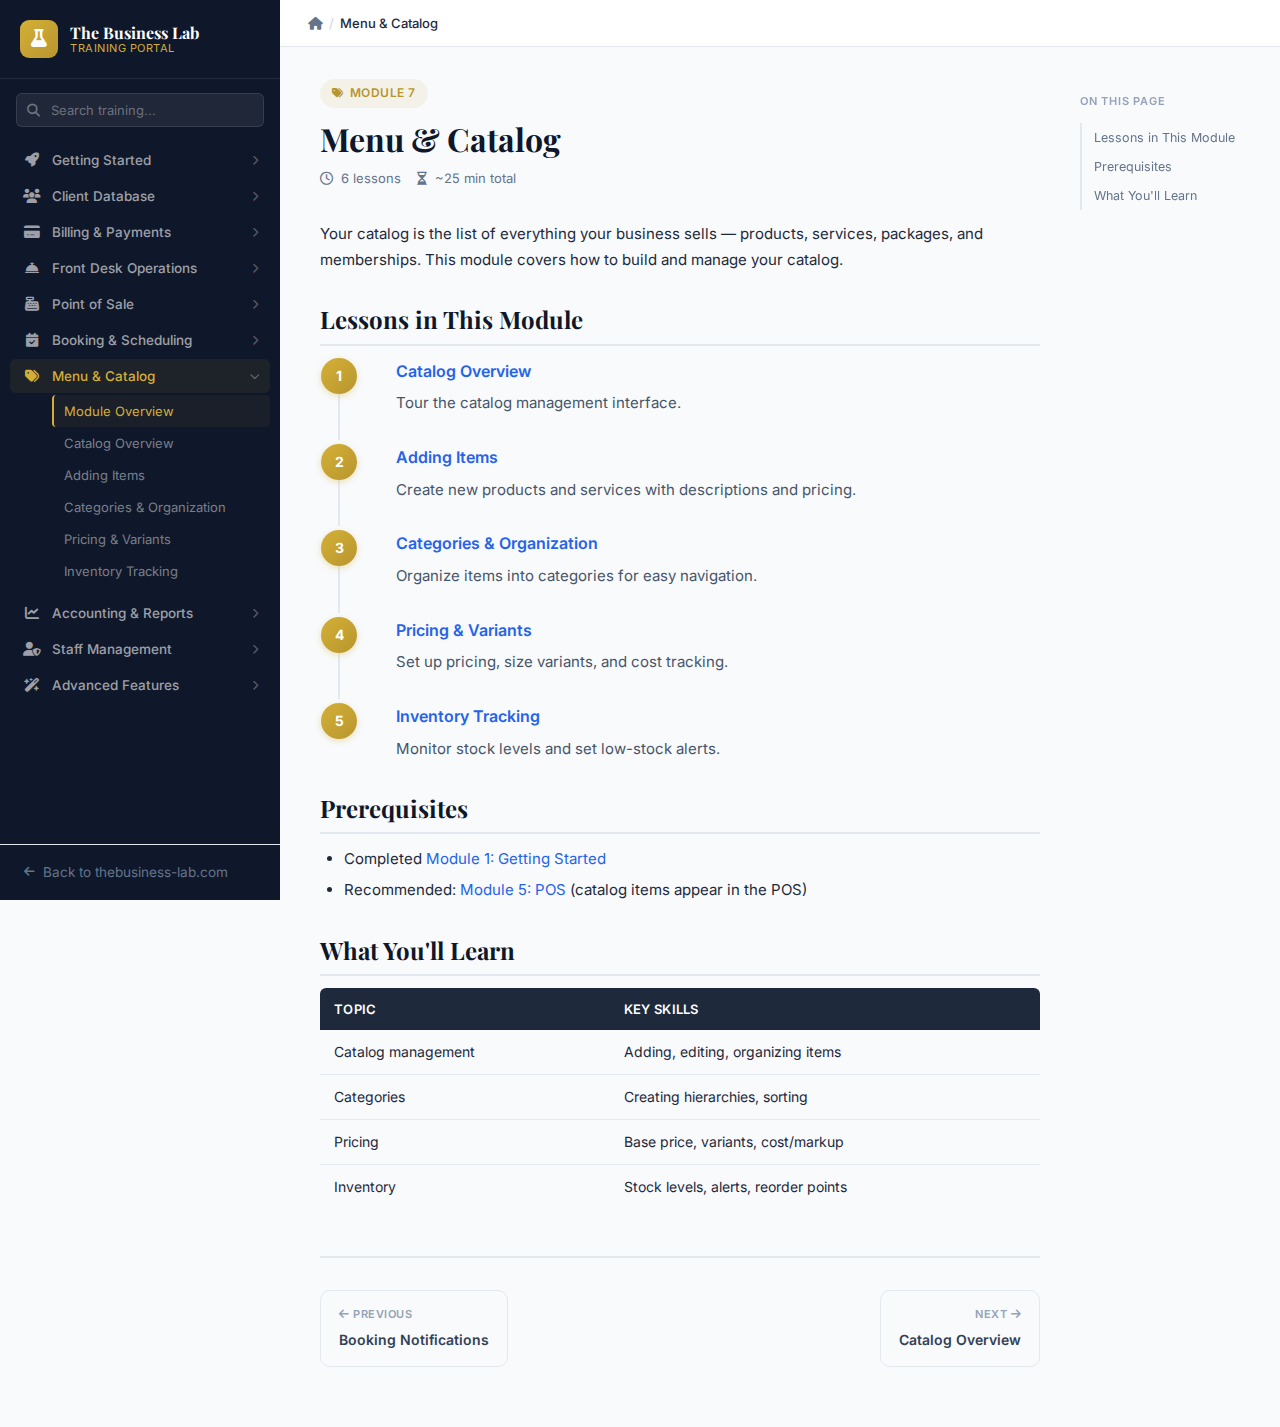
<file: training/menu-management/index.html>
<!DOCTYPE html>
<html lang="en">
<head>
  <meta charset="UTF-8">
  <meta name="viewport" content="width=device-width, initial-scale=1.0">
  <title>Menu & Catalog — Training Portal</title>
  <link rel="preconnect" href="https://fonts.googleapis.com">
  <link href="https://fonts.googleapis.com/css2?family=Inter:wght@400;500;600;700&family=Playfair+Display:wght@600;700&display=swap" rel="stylesheet">
  <link rel="stylesheet" href="https://cdnjs.cloudflare.com/ajax/libs/font-awesome/6.5.1/css/all.min.css">
  <link rel="stylesheet" href="../css/styles.css">
</head>
<body>
<div class="app">
  <div class="main">
    <div class="page-content">

      <div class="page-header">
        <div class="module-badge"><i class="fa-solid fa-tags"></i> Module 7</div>
        <h1>Menu & Catalog</h1>
        <div class="page-meta">
          <span><i class="fa-regular fa-clock"></i> 6 lessons</span>
          <span><i class="fa-regular fa-hourglass-half"></i> ~25 min total</span>
        </div>
      </div>

      <p>Your catalog is the list of everything your business sells — products, services, packages, and memberships. This module covers how to build and manage your catalog.</p>

      <h2 id="lessons">Lessons in This Module</h2>
      <ol class="steps">
        <li><div class="step-title"><a href="catalog-overview.html">Catalog Overview</a></div><div class="step-desc">Tour the catalog management interface.</div></li>
        <li><div class="step-title"><a href="adding-items.html">Adding Items</a></div><div class="step-desc">Create new products and services with descriptions and pricing.</div></li>
        <li><div class="step-title"><a href="categories.html">Categories & Organization</a></div><div class="step-desc">Organize items into categories for easy navigation.</div></li>
        <li><div class="step-title"><a href="pricing.html">Pricing & Variants</a></div><div class="step-desc">Set up pricing, size variants, and cost tracking.</div></li>
        <li><div class="step-title"><a href="inventory.html">Inventory Tracking</a></div><div class="step-desc">Monitor stock levels and set low-stock alerts.</div></li>
      </ol>

      <h2 id="prerequisites">Prerequisites</h2>
      <ul>
        <li>Completed <a href="../getting-started/index.html">Module 1: Getting Started</a></li>
        <li>Recommended: <a href="../pos/index.html">Module 5: POS</a> (catalog items appear in the POS)</li>
      </ul>

      <h2 id="what-youll-learn">What You'll Learn</h2>
      <table>
        <thead><tr><th>Topic</th><th>Key Skills</th></tr></thead>
        <tbody>
          <tr><td>Catalog management</td><td>Adding, editing, organizing items</td></tr>
          <tr><td>Categories</td><td>Creating hierarchies, sorting</td></tr>
          <tr><td>Pricing</td><td>Base price, variants, cost/markup</td></tr>
          <tr><td>Inventory</td><td>Stock levels, alerts, reorder points</td></tr>
        </tbody>
      </table>

    </div>
  </div>
</div>
<script src="../js/nav-data.js"></script>
<script src="../js/components.js"></script>
</body>
</html>
</file>
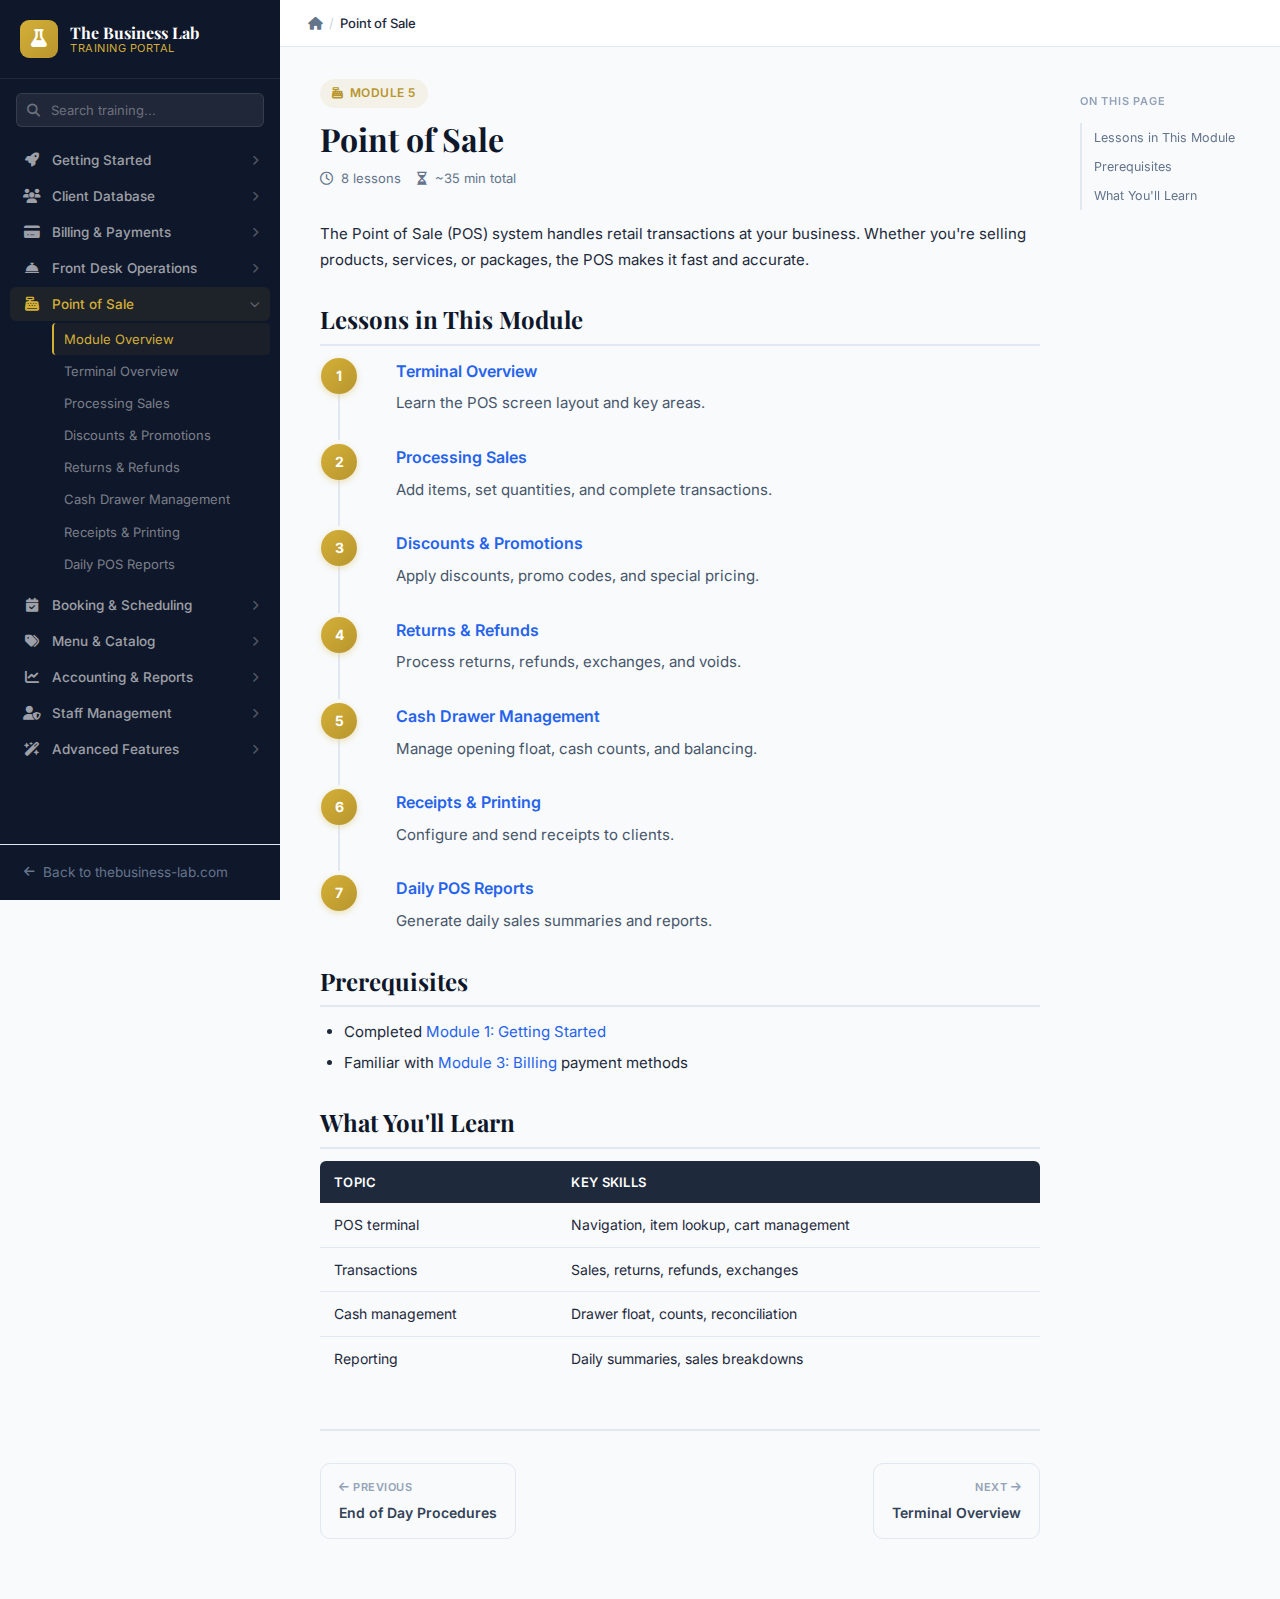
<file: training/pos/index.html>
<!DOCTYPE html>
<html lang="en">
<head>
  <meta charset="UTF-8">
  <meta name="viewport" content="width=device-width, initial-scale=1.0">
  <title>Point of Sale — Training Portal</title>
  <link rel="preconnect" href="https://fonts.googleapis.com">
  <link href="https://fonts.googleapis.com/css2?family=Inter:wght@400;500;600;700&family=Playfair+Display:wght@600;700&display=swap" rel="stylesheet">
  <link rel="stylesheet" href="https://cdnjs.cloudflare.com/ajax/libs/font-awesome/6.5.1/css/all.min.css">
  <link rel="stylesheet" href="../css/styles.css">
</head>
<body>
<div class="app">
  <div class="main">
    <div class="page-content">

      <div class="page-header">
        <div class="module-badge"><i class="fa-solid fa-cash-register"></i> Module 5</div>
        <h1>Point of Sale</h1>
        <div class="page-meta">
          <span><i class="fa-regular fa-clock"></i> 8 lessons</span>
          <span><i class="fa-regular fa-hourglass-half"></i> ~35 min total</span>
        </div>
      </div>

      <p>The Point of Sale (POS) system handles retail transactions at your business. Whether you're selling products, services, or packages, the POS makes it fast and accurate.</p>

      <h2 id="lessons">Lessons in This Module</h2>
      <ol class="steps">
        <li><div class="step-title"><a href="terminal-overview.html">Terminal Overview</a></div><div class="step-desc">Learn the POS screen layout and key areas.</div></li>
        <li><div class="step-title"><a href="processing-sales.html">Processing Sales</a></div><div class="step-desc">Add items, set quantities, and complete transactions.</div></li>
        <li><div class="step-title"><a href="discounts-promos.html">Discounts & Promotions</a></div><div class="step-desc">Apply discounts, promo codes, and special pricing.</div></li>
        <li><div class="step-title"><a href="returns-refunds.html">Returns & Refunds</a></div><div class="step-desc">Process returns, refunds, exchanges, and voids.</div></li>
        <li><div class="step-title"><a href="cash-drawer.html">Cash Drawer Management</a></div><div class="step-desc">Manage opening float, cash counts, and balancing.</div></li>
        <li><div class="step-title"><a href="receipts-printing.html">Receipts & Printing</a></div><div class="step-desc">Configure and send receipts to clients.</div></li>
        <li><div class="step-title"><a href="daily-reports.html">Daily POS Reports</a></div><div class="step-desc">Generate daily sales summaries and reports.</div></li>
      </ol>

      <h2 id="prerequisites">Prerequisites</h2>
      <ul>
        <li>Completed <a href="../getting-started/index.html">Module 1: Getting Started</a></li>
        <li>Familiar with <a href="../billing/index.html">Module 3: Billing</a> payment methods</li>
      </ul>

      <h2 id="what-youll-learn">What You'll Learn</h2>
      <table>
        <thead><tr><th>Topic</th><th>Key Skills</th></tr></thead>
        <tbody>
          <tr><td>POS terminal</td><td>Navigation, item lookup, cart management</td></tr>
          <tr><td>Transactions</td><td>Sales, returns, refunds, exchanges</td></tr>
          <tr><td>Cash management</td><td>Drawer float, counts, reconciliation</td></tr>
          <tr><td>Reporting</td><td>Daily summaries, sales breakdowns</td></tr>
        </tbody>
      </table>

    </div>
  </div>
</div>
<script src="../js/nav-data.js"></script>
<script src="../js/components.js"></script>
</body>
</html>
</file>
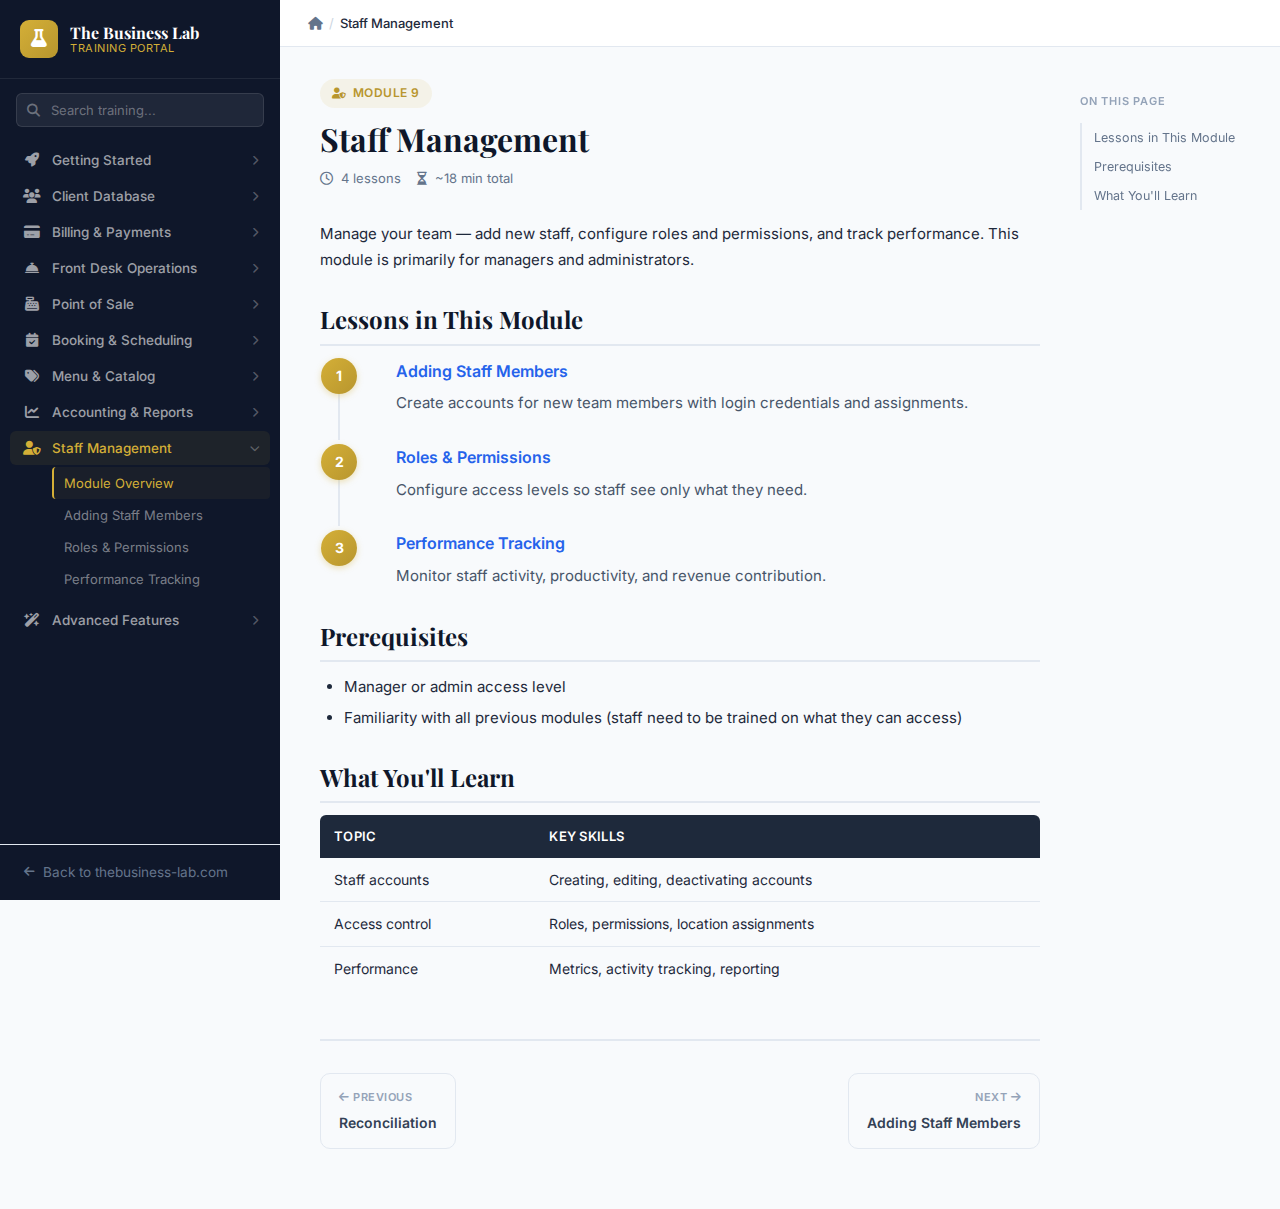
<file: training/staff-management/index.html>
<!DOCTYPE html>
<html lang="en">
<head>
  <meta charset="UTF-8">
  <meta name="viewport" content="width=device-width, initial-scale=1.0">
  <title>Staff Management — Training Portal</title>
  <link rel="preconnect" href="https://fonts.googleapis.com">
  <link href="https://fonts.googleapis.com/css2?family=Inter:wght@400;500;600;700&family=Playfair+Display:wght@600;700&display=swap" rel="stylesheet">
  <link rel="stylesheet" href="https://cdnjs.cloudflare.com/ajax/libs/font-awesome/6.5.1/css/all.min.css">
  <link rel="stylesheet" href="../css/styles.css">
</head>
<body>
<div class="app">
  <div class="main">
    <div class="page-content">

      <div class="page-header">
        <div class="module-badge"><i class="fa-solid fa-user-shield"></i> Module 9</div>
        <h1>Staff Management</h1>
        <div class="page-meta">
          <span><i class="fa-regular fa-clock"></i> 4 lessons</span>
          <span><i class="fa-regular fa-hourglass-half"></i> ~18 min total</span>
        </div>
      </div>

      <p>Manage your team — add new staff, configure roles and permissions, and track performance. This module is primarily for managers and administrators.</p>

      <h2 id="lessons">Lessons in This Module</h2>
      <ol class="steps">
        <li><div class="step-title"><a href="adding-staff.html">Adding Staff Members</a></div><div class="step-desc">Create accounts for new team members with login credentials and assignments.</div></li>
        <li><div class="step-title"><a href="roles.html">Roles & Permissions</a></div><div class="step-desc">Configure access levels so staff see only what they need.</div></li>
        <li><div class="step-title"><a href="performance.html">Performance Tracking</a></div><div class="step-desc">Monitor staff activity, productivity, and revenue contribution.</div></li>
      </ol>

      <h2 id="prerequisites">Prerequisites</h2>
      <ul>
        <li>Manager or admin access level</li>
        <li>Familiarity with all previous modules (staff need to be trained on what they can access)</li>
      </ul>

      <h2 id="what-youll-learn">What You'll Learn</h2>
      <table>
        <thead><tr><th>Topic</th><th>Key Skills</th></tr></thead>
        <tbody>
          <tr><td>Staff accounts</td><td>Creating, editing, deactivating accounts</td></tr>
          <tr><td>Access control</td><td>Roles, permissions, location assignments</td></tr>
          <tr><td>Performance</td><td>Metrics, activity tracking, reporting</td></tr>
        </tbody>
      </table>

    </div>
  </div>
</div>
<script src="../js/nav-data.js"></script>
<script src="../js/components.js"></script>
</body>
</html>
</file>
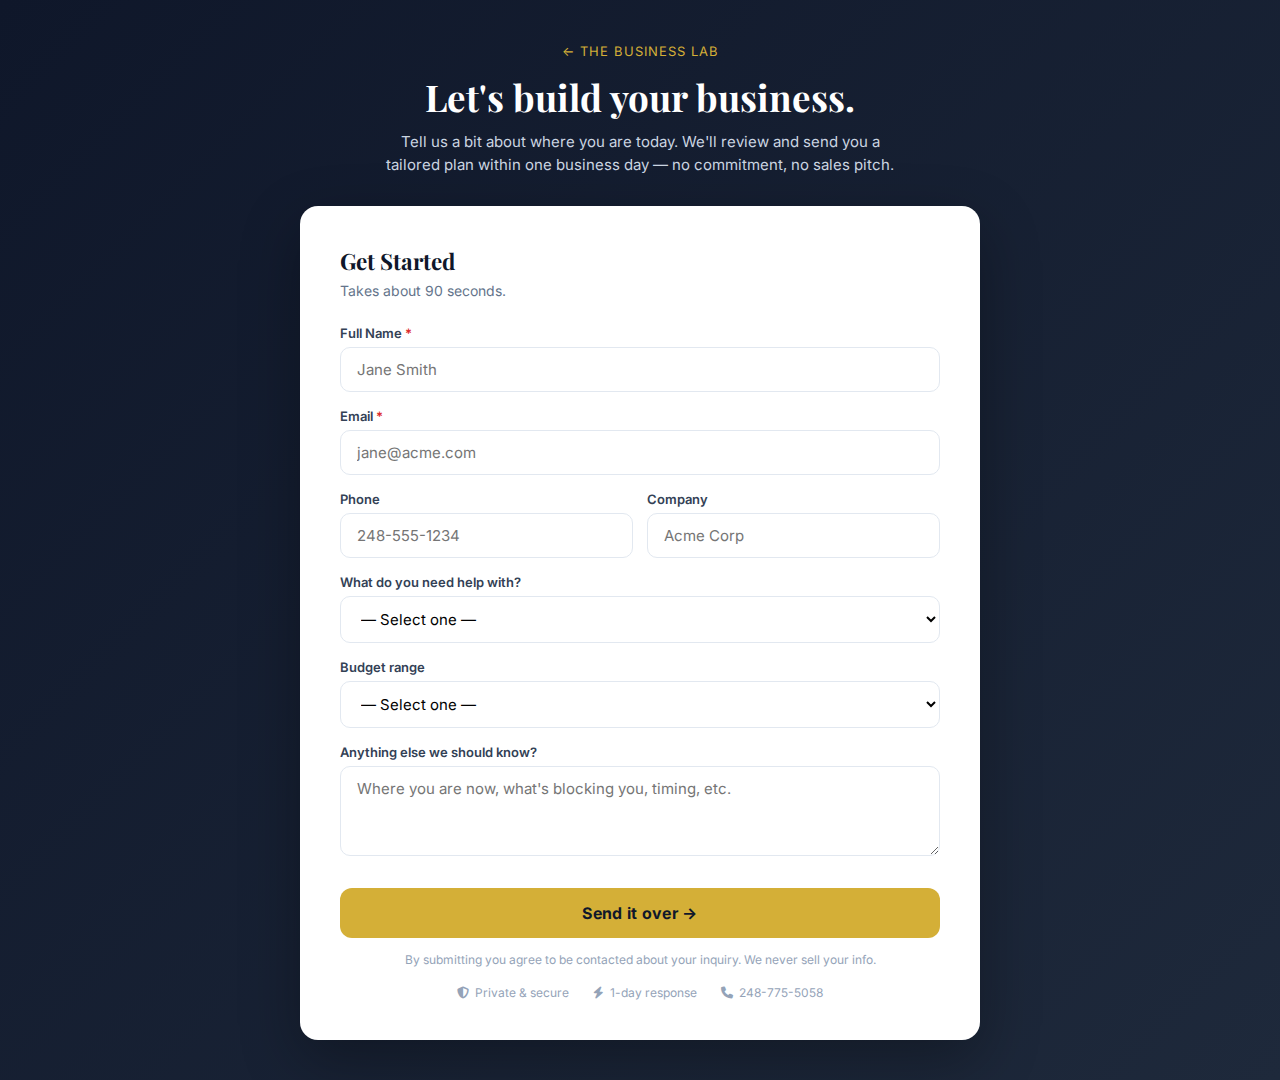
<file: get-started.html>
<!DOCTYPE html>
<html lang="en">
<head>
    <meta charset="UTF-8">
    <meta name="viewport" content="width=device-width, initial-scale=1.0">
    <title>Get Started | The Business Lab</title>
    <meta name="description" content="Tell us about your business and we'll put together a plan. Fast, free, no commitment.">
    <link href="https://fonts.googleapis.com/css2?family=Inter:wght@300;400;500;600;700;800&family=Playfair+Display:wght@400;600;700&display=swap" rel="stylesheet">
    <link rel="stylesheet" href="https://cdnjs.cloudflare.com/ajax/libs/font-awesome/6.4.0/css/all.min.css">
    <style>
        *{margin:0;padding:0;box-sizing:border-box}
        body{font-family:'Inter',sans-serif;background:linear-gradient(135deg,#0f172a 0%,#1e293b 100%);color:#0f172a;min-height:100vh;padding:40px 20px}
        h1,h2{font-family:'Playfair Display',serif}

        .wrap{max-width:680px;margin:0 auto}
        .header{text-align:center;color:#fff;margin-bottom:30px}
        .header a{color:#d4af37;text-decoration:none;font-size:13px;letter-spacing:1px;text-transform:uppercase}
        .header h1{font-size:2.3rem;margin-top:12px;color:#fff}
        .header p{color:#cbd5e1;font-size:15px;margin-top:10px;max-width:520px;margin-left:auto;margin-right:auto;line-height:1.5}

        .card{background:#fff;border-radius:18px;padding:40px;box-shadow:0 20px 60px rgba(0,0,0,0.3)}
        .card h2{font-size:1.4rem;margin-bottom:6px;color:#0f172a}
        .card .subtitle{color:#64748b;font-size:14px;margin-bottom:26px}

        label{display:block;font-size:13px;font-weight:600;color:#334155;margin:16px 0 6px}
        label .req{color:#dc2626}
        input, select, textarea{width:100%;padding:12px 16px;border:1px solid #e2e8f0;border-radius:10px;font-size:15px;font-family:Inter,sans-serif;background:#fff;transition:border-color .15s,box-shadow .15s}
        input:focus, select:focus, textarea:focus{outline:none;border-color:#d4af37;box-shadow:0 0 0 3px rgba(212,175,55,.15)}
        textarea{min-height:90px;resize:vertical}
        .row{display:grid;grid-template-columns:1fr 1fr;gap:14px}
        @media(max-width:520px){.row{grid-template-columns:1fr}}

        .submit{margin-top:28px;width:100%;padding:15px;background:#d4af37;color:#0f172a;border:none;border-radius:12px;font-size:16px;font-weight:700;cursor:pointer;font-family:Inter,sans-serif;letter-spacing:.3px}
        .submit:hover{background:#b8962e}
        .submit:disabled{opacity:.55;cursor:wait}

        .privacy{text-align:center;color:#94a3b8;font-size:12px;margin-top:14px}

        .success{text-align:center;padding:20px 0}
        .success .check{width:72px;height:72px;margin:0 auto 16px;background:#dcfce7;color:#16a34a;border-radius:50%;display:flex;align-items:center;justify-content:center;font-size:32px}
        .success h2{color:#16a34a;margin-bottom:10px}
        .success p{color:#475569;font-size:14px;line-height:1.6;max-width:420px;margin:0 auto}
        .success .cta{display:inline-block;margin-top:24px;padding:12px 28px;background:#0f172a;color:#fff;text-decoration:none;border-radius:10px;font-weight:600;font-size:14px}

        .err{background:#fef2f2;color:#dc2626;padding:10px 14px;border-radius:8px;font-size:13px;margin-top:10px;display:none}
        .err.show{display:block}

        .trust{display:flex;justify-content:center;gap:24px;margin-top:18px;color:#94a3b8;font-size:12px}
        .trust span{display:flex;align-items:center;gap:6px}
    </style>
</head>
<body>
    <div class="wrap">
        <div class="header">
            <a href="/">← The Business Lab</a>
            <h1>Let's build your business.</h1>
            <p>Tell us a bit about where you are today. We'll review and send you a tailored plan within one business day — no commitment, no sales pitch.</p>
        </div>

        <div class="card">
            <div id="formView">
                <h2>Get Started</h2>
                <div class="subtitle">Takes about 90 seconds.</div>

                <label>Full Name <span class="req">*</span></label>
                <input id="f-name" placeholder="Jane Smith" autocomplete="name">

                <label>Email <span class="req">*</span></label>
                <input id="f-email" type="email" placeholder="jane@acme.com" autocomplete="email">

                <div class="row">
                    <div>
                        <label>Phone</label>
                        <input id="f-phone" type="tel" placeholder="248-555-1234" autocomplete="tel">
                    </div>
                    <div>
                        <label>Company</label>
                        <input id="f-company" placeholder="Acme Corp" autocomplete="organization">
                    </div>
                </div>

                <label>What do you need help with?</label>
                <select id="f-service">
                    <option value="">— Select one —</option>
                    <option value="retainer">Ongoing retainer / advisory</option>
                    <option value="package">Monthly service package (Basic / Professional)</option>
                    <option value="website">Website development</option>
                    <option value="crm">CRM add-ons / integration</option>
                    <option value="brainstorm">Business integration brainstorm</option>
                    <option value="other">Something else / not sure</option>
                </select>

                <label>Budget range</label>
                <select id="f-budget">
                    <option value="">— Select one —</option>
                    <option value="under-500">Under $500 / month</option>
                    <option value="500-1500">$500 – $1,500 / month</option>
                    <option value="1500-5000">$1,500 – $5,000 / month</option>
                    <option value="5000-plus">$5,000+ / month</option>
                    <option value="project">One-time project (hourly)</option>
                    <option value="not-sure">Not sure yet</option>
                </select>

                <label>Anything else we should know?</label>
                <textarea id="f-notes" placeholder="Where you are now, what's blocking you, timing, etc."></textarea>

                <div class="err" id="errMsg"></div>

                <button class="submit" id="submitBtn" onclick="submitLead()">Send it over →</button>
                <div class="privacy">By submitting you agree to be contacted about your inquiry. We never sell your info.</div>

                <div class="trust">
                    <span><i class="fas fa-shield-alt"></i> Private &amp; secure</span>
                    <span><i class="fas fa-bolt"></i> 1-day response</span>
                    <span><i class="fas fa-phone"></i> 248-775-5058</span>
                </div>
            </div>

            <div id="successView" style="display:none" class="success">
                <div class="check"><i class="fas fa-check"></i></div>
                <h2>Got it — thanks!</h2>
                <p>We've received your info and will reach out within one business day. If you'd rather chat sooner, call us at <strong>248-775-5058</strong>.</p>
                <a class="cta" href="/">Back to home</a>
            </div>
        </div>
    </div>

    <script>
    var API='/.netlify/functions/bl-leads';

    function showErr(msg){
        var el=document.getElementById('errMsg');
        el.textContent=msg;
        el.classList.add('show');
    }
    function clearErr(){ document.getElementById('errMsg').classList.remove('show'); }

    function submitLead(){
        clearErr();
        var name    = document.getElementById('f-name').value.trim();
        var email   = document.getElementById('f-email').value.trim();
        var phone   = document.getElementById('f-phone').value.trim();
        var company = document.getElementById('f-company').value.trim();
        var service = document.getElementById('f-service').value;
        var budget  = document.getElementById('f-budget').value;
        var notes   = document.getElementById('f-notes').value.trim();

        if(!name){ showErr('Please enter your name.'); return; }
        if(!email){ showErr('Please enter your email.'); return; }
        if(!/^[^\s@]+@[^\s@]+\.[^\s@]+$/.test(email)){ showErr('That email doesn\'t look right.'); return; }

        var btn=document.getElementById('submitBtn');
        btn.disabled=true;
        btn.innerHTML='<i class="fas fa-spinner fa-spin"></i> Sending...';

        fetch(API,{
            method:'POST',
            headers:{'Content-Type':'application/json'},
            body:JSON.stringify({
                action:'submit-lead',
                name:name, email:email, phone:phone, company:company,
                serviceInterest:service, budgetRange:budget, notes:notes
            })
        }).then(function(r){ return r.json().then(function(j){ return {status:r.status, body:j}; }); })
          .then(function(r){
            if(r.status===200 && r.body.success){
                document.getElementById('formView').style.display='none';
                document.getElementById('successView').style.display='block';
                window.scrollTo({top:0,behavior:'smooth'});
            } else {
                showErr(r.body.error || 'Something went wrong. Try again or call 248-775-5058.');
                btn.disabled=false;
                btn.innerHTML='Send it over →';
            }
          }).catch(function(){
            showErr('Connection error. Try again or call 248-775-5058.');
            btn.disabled=false;
            btn.innerHTML='Send it over →';
          });
    }
    </script>
</body>
</html>
</file>
<file: training/css/styles.css>
/* ============================================================
   The Business Lab — Training Portal Design System
   ============================================================ */

/* ---------- CSS Variables ---------- */
:root {
  --gold: #d4af37;
  --gold-light: #e8cc6e;
  --gold-dark: #b8962e;
  --slate-900: #0f172a;
  --slate-800: #1e293b;
  --slate-700: #334155;
  --slate-600: #475569;
  --slate-500: #64748b;
  --slate-400: #94a3b8;
  --slate-300: #cbd5e1;
  --slate-200: #e2e8f0;
  --slate-100: #f1f5f9;
  --slate-50: #f8fafc;
  --white: #ffffff;
  --green: #16a34a;
  --green-light: #dcfce7;
  --amber: #d97706;
  --amber-light: #fef3c7;
  --blue: #2563eb;
  --blue-light: #dbeafe;
  --red: #dc2626;
  --red-light: #fee2e2;
  --sidebar-width: 280px;
  --toc-width: 200px;
  --content-max: 800px;
  --font-display: 'Playfair Display', Georgia, serif;
  --font-body: 'Inter', -apple-system, BlinkMacSystemFont, sans-serif;
  --radius: 10px;
  --radius-sm: 6px;
  --shadow: 0 1px 3px rgba(0,0,0,.08), 0 1px 2px rgba(0,0,0,.06);
  --shadow-md: 0 4px 6px rgba(0,0,0,.07), 0 2px 4px rgba(0,0,0,.06);
  --shadow-lg: 0 10px 15px rgba(0,0,0,.1), 0 4px 6px rgba(0,0,0,.05);
  --transition: .2s ease;
}

/* ---------- Reset & Base ---------- */
*, *::before, *::after { box-sizing: border-box; margin: 0; padding: 0; }

html { scroll-behavior: smooth; -webkit-text-size-adjust: 100%; }

body {
  font-family: var(--font-body);
  font-size: 15px;
  line-height: 1.7;
  color: var(--slate-800);
  background: var(--slate-50);
  -webkit-font-smoothing: antialiased;
}

img { max-width: 100%; height: auto; display: block; }
a { color: var(--blue); text-decoration: none; transition: color var(--transition); }
a:hover { color: var(--gold); }

h1, h2, h3, h4, h5, h6 {
  font-family: var(--font-display);
  color: var(--slate-900);
  line-height: 1.3;
  margin-top: 2rem;
  margin-bottom: .75rem;
}
h1 { font-size: 2rem; margin-top: 0; }
h2 { font-size: 1.5rem; border-bottom: 2px solid var(--slate-200); padding-bottom: .5rem; }
h3 { font-size: 1.2rem; }
h4 { font-size: 1.05rem; font-family: var(--font-body); font-weight: 600; }

p { margin-bottom: 1rem; }
ul, ol { margin-bottom: 1rem; padding-left: 1.5rem; }
li { margin-bottom: .35rem; }

code {
  font-family: 'SF Mono', 'Fira Code', monospace;
  font-size: .88em;
  background: var(--slate-100);
  padding: 2px 6px;
  border-radius: 4px;
  color: var(--slate-700);
}

pre {
  background: var(--slate-900);
  color: var(--slate-200);
  padding: 1rem 1.25rem;
  border-radius: var(--radius-sm);
  overflow-x: auto;
  margin-bottom: 1.5rem;
  font-size: .85rem;
  line-height: 1.6;
}
pre code { background: none; padding: 0; color: inherit; }

/* ---------- Layout Shell ---------- */
.app { display: flex; min-height: 100vh; }

/* Sidebar */
.sidebar {
  width: var(--sidebar-width);
  background: var(--slate-900);
  color: var(--white);
  display: flex;
  flex-direction: column;
  position: fixed;
  top: 0;
  left: 0;
  bottom: 0;
  z-index: 100;
  transition: transform .3s ease;
  overflow: hidden;
}

.sidebar-header {
  padding: 20px;
  border-bottom: 1px solid rgba(255,255,255,.08);
  flex-shrink: 0;
}

.sidebar-logo {
  display: flex;
  align-items: center;
  gap: 12px;
  text-decoration: none;
  color: var(--white);
}
.sidebar-logo:hover { color: var(--white); }

.sidebar-logo .icon-box {
  width: 38px;
  height: 38px;
  background: linear-gradient(135deg, var(--gold), var(--gold-dark));
  border-radius: 9px;
  display: flex;
  align-items: center;
  justify-content: center;
  font-size: 18px;
  color: var(--white);
  flex-shrink: 0;
}

.sidebar-logo .logo-text {
  font-family: var(--font-display);
  font-size: 16px;
  font-weight: 700;
  line-height: 1.2;
}
.sidebar-logo .logo-text small {
  display: block;
  font-family: var(--font-body);
  font-size: 11px;
  font-weight: 400;
  color: var(--gold);
  letter-spacing: .5px;
  text-transform: uppercase;
}

/* Sidebar Search */
.sidebar-search {
  padding: 14px 16px 6px;
  flex-shrink: 0;
}
.sidebar-search input {
  width: 100%;
  padding: 8px 12px 8px 34px;
  background: rgba(255,255,255,.07);
  border: 1px solid rgba(255,255,255,.1);
  border-radius: var(--radius-sm);
  color: var(--white);
  font-size: 13px;
  font-family: var(--font-body);
  outline: none;
  transition: all var(--transition);
}
.sidebar-search input::placeholder { color: rgba(255,255,255,.35); }
.sidebar-search input:focus {
  background: rgba(255,255,255,.1);
  border-color: var(--gold);
}
.sidebar-search-wrap {
  position: relative;
}
.sidebar-search-wrap i {
  position: absolute;
  left: 11px;
  top: 50%;
  transform: translateY(-50%);
  color: rgba(255,255,255,.35);
  font-size: 13px;
  pointer-events: none;
}

/* Sidebar Back Link */
.sidebar-back-link a:hover { color: var(--gold) !important; }

/* Sidebar Nav */
.sidebar-nav {
  flex: 1;
  padding: 10px 10px 20px;
  overflow-y: auto;
  scrollbar-width: thin;
  scrollbar-color: rgba(255,255,255,.15) transparent;
}
.sidebar-nav::-webkit-scrollbar { width: 5px; }
.sidebar-nav::-webkit-scrollbar-track { background: transparent; }
.sidebar-nav::-webkit-scrollbar-thumb { background: rgba(255,255,255,.15); border-radius: 3px; }

.nav-module {
  margin-bottom: 2px;
}

.nav-module-toggle {
  display: flex;
  align-items: center;
  gap: 10px;
  width: 100%;
  padding: 9px 12px;
  border: none;
  border-radius: var(--radius-sm);
  background: none;
  color: rgba(255,255,255,.6);
  font-size: 13.5px;
  font-weight: 500;
  font-family: var(--font-body);
  cursor: pointer;
  transition: all var(--transition);
  text-align: left;
}
.nav-module-toggle:hover {
  color: var(--white);
  background: rgba(255,255,255,.06);
}
.nav-module-toggle i.module-icon {
  width: 20px;
  text-align: center;
  font-size: 14px;
  flex-shrink: 0;
}
.nav-module-toggle .module-label { flex: 1; }
.nav-module-toggle .chevron {
  font-size: 10px;
  transition: transform .2s;
  color: rgba(255,255,255,.3);
}
.nav-module.open > .nav-module-toggle .chevron {
  transform: rotate(90deg);
}
.nav-module.open > .nav-module-toggle,
.nav-module.active > .nav-module-toggle {
  color: var(--gold);
  background: rgba(212,175,55,.08);
}

.nav-pages {
  display: none;
  padding: 2px 0 6px 42px;
}
.nav-module.open > .nav-pages { display: block; }

.nav-page-link {
  display: block;
  padding: 5px 10px;
  border-radius: 4px;
  color: rgba(255,255,255,.45);
  font-size: 13px;
  text-decoration: none;
  transition: all var(--transition);
  border-left: 2px solid transparent;
}
.nav-page-link:hover {
  color: rgba(255,255,255,.85);
  background: rgba(255,255,255,.04);
}
.nav-page-link.active {
  color: var(--gold);
  border-left-color: var(--gold);
  background: rgba(212,175,55,.06);
}

/* Main Area */
.main {
  flex: 1;
  margin-left: var(--sidebar-width);
  display: flex;
  flex-direction: column;
  min-height: 100vh;
}

/* Topbar */
.topbar {
  display: flex;
  align-items: center;
  justify-content: space-between;
  padding: 12px 28px;
  background: var(--white);
  border-bottom: 1px solid var(--slate-200);
  position: sticky;
  top: 0;
  z-index: 50;
}

.breadcrumbs {
  display: flex;
  align-items: center;
  gap: 6px;
  font-size: 13px;
  color: var(--slate-500);
  flex-wrap: wrap;
}
.breadcrumbs a { color: var(--slate-500); }
.breadcrumbs a:hover { color: var(--gold); }
.breadcrumbs .sep { color: var(--slate-300); }
.breadcrumbs .current { color: var(--slate-800); font-weight: 500; }

.hamburger {
  display: none;
  background: none;
  border: none;
  font-size: 20px;
  color: var(--slate-700);
  cursor: pointer;
  padding: 4px 8px;
  border-radius: var(--radius-sm);
}
.hamburger:hover { background: var(--slate-100); }

/* Content Area */
.content-area {
  display: flex;
  flex: 1;
  padding: 0;
}

.page-content {
  flex: 1;
  max-width: var(--content-max);
  padding: 32px 40px 60px;
  min-width: 0;
}

/* Table of Contents (right side) */
.toc {
  width: var(--toc-width);
  flex-shrink: 0;
  padding: 32px 20px 32px 0;
  position: sticky;
  top: 60px;
  align-self: flex-start;
  max-height: calc(100vh - 80px);
  overflow-y: auto;
}

.toc-title {
  font-family: var(--font-body);
  font-size: 11px;
  font-weight: 600;
  text-transform: uppercase;
  letter-spacing: .8px;
  color: var(--slate-400);
  margin-bottom: 12px;
}

.toc-list {
  list-style: none;
  padding: 0;
  margin: 0;
}
.toc-list li { margin-bottom: 0; }
.toc-list a {
  display: block;
  padding: 4px 0 4px 12px;
  font-size: 12.5px;
  color: var(--slate-500);
  border-left: 2px solid var(--slate-200);
  transition: all var(--transition);
}
.toc-list a:hover {
  color: var(--slate-800);
  border-left-color: var(--slate-400);
}
.toc-list a.active {
  color: var(--gold-dark);
  border-left-color: var(--gold);
  font-weight: 500;
}

/* ---------- Page Header ---------- */
.page-header { margin-bottom: 2rem; }

.module-badge {
  display: inline-flex;
  align-items: center;
  gap: 6px;
  padding: 4px 12px;
  background: rgba(212,175,55,.1);
  color: var(--gold-dark);
  border-radius: 20px;
  font-size: 12px;
  font-weight: 600;
  text-transform: uppercase;
  letter-spacing: .5px;
  margin-bottom: 10px;
}
.module-badge i { font-size: 11px; }

.page-header h1 {
  font-size: 2rem;
  margin-bottom: .5rem;
}

.page-meta {
  display: flex;
  align-items: center;
  gap: 16px;
  font-size: 13px;
  color: var(--slate-500);
}
.page-meta i { margin-right: 4px; }

/* ---------- Steps ---------- */
.steps {
  list-style: none;
  padding: 0;
  counter-reset: step-counter;
  margin-bottom: 2rem;
}

.steps > li {
  counter-increment: step-counter;
  position: relative;
  padding: 0 0 1.5rem 56px;
  margin-bottom: 0;
  border-left: 2px solid var(--slate-200);
  margin-left: 18px;
}
.steps > li:last-child {
  border-left-color: transparent;
  padding-bottom: 0;
}

.steps > li::before {
  content: counter(step-counter);
  position: absolute;
  left: -19px;
  top: 0;
  width: 36px;
  height: 36px;
  background: linear-gradient(135deg, var(--gold), var(--gold-dark));
  color: var(--white);
  border-radius: 50%;
  display: flex;
  align-items: center;
  justify-content: center;
  font-weight: 700;
  font-size: 14px;
  box-shadow: 0 2px 6px rgba(212,175,55,.35);
}

.step-title {
  font-family: var(--font-body);
  font-weight: 600;
  font-size: 16px;
  color: var(--slate-900);
  margin-bottom: .35rem;
  margin-top: 4px;
}

.step-desc {
  color: var(--slate-600);
  line-height: 1.7;
}

/* ---------- Callouts ---------- */
.callout {
  padding: 16px 18px;
  border-radius: var(--radius-sm);
  margin-bottom: 1.5rem;
  font-size: 14px;
  line-height: 1.65;
  display: flex;
  gap: 12px;
}
.callout i {
  flex-shrink: 0;
  font-size: 16px;
  margin-top: 2px;
}
.callout p { margin: 0; }
.callout p + p { margin-top: .5rem; }

.callout-tip {
  background: var(--green-light);
  border-left: 4px solid var(--green);
  color: #14532d;
}
.callout-tip i { color: var(--green); }

.callout-warning {
  background: var(--amber-light);
  border-left: 4px solid var(--amber);
  color: #78350f;
}
.callout-warning i { color: var(--amber); }

.callout-important {
  background: var(--blue-light);
  border-left: 4px solid var(--blue);
  color: #1e3a5f;
}
.callout-important i { color: var(--blue); }

.callout-success {
  background: var(--green-light);
  border-left: 4px solid var(--green);
  color: #14532d;
}
.callout-success i { color: var(--green); }

/* ---------- UI References ---------- */
kbd {
  display: inline-block;
  padding: 2px 7px;
  font-family: var(--font-body);
  font-size: 12px;
  font-weight: 600;
  color: var(--slate-700);
  background: var(--white);
  border: 1px solid var(--slate-300);
  border-radius: 4px;
  box-shadow: 0 1px 0 var(--slate-300);
}

.ui-element {
  display: inline;
  font-weight: 600;
  color: var(--slate-900);
  background: var(--slate-100);
  padding: 1px 6px;
  border-radius: 3px;
  font-size: .93em;
}

/* ---------- Screenshot ---------- */
.screenshot {
  margin: 1.25rem 0 1.75rem;
  border-radius: var(--radius);
  overflow: hidden;
  border: 1px solid var(--slate-200);
  box-shadow: var(--shadow);
}
.screenshot img {
  width: 100%;
  display: block;
}
.screenshot-caption {
  padding: 8px 14px;
  background: var(--slate-50);
  font-size: 12.5px;
  color: var(--slate-500);
  text-align: center;
  border-top: 1px solid var(--slate-200);
}

/* ---------- Quick Reference Tables ---------- */
.quick-ref {
  margin: 2rem 0;
}
.quick-ref h3 {
  font-size: 1.1rem;
  margin-bottom: 1rem;
}

table {
  width: 100%;
  border-collapse: collapse;
  margin-bottom: 1.5rem;
  font-size: 14px;
}
thead th {
  background: var(--slate-800);
  color: var(--white);
  padding: 10px 14px;
  text-align: left;
  font-weight: 600;
  font-size: 13px;
  text-transform: uppercase;
  letter-spacing: .3px;
}
thead th:first-child { border-radius: var(--radius-sm) 0 0 0; }
thead th:last-child { border-radius: 0 var(--radius-sm) 0 0; }

tbody td {
  padding: 10px 14px;
  border-bottom: 1px solid var(--slate-200);
  vertical-align: top;
}
tbody tr:hover { background: var(--slate-50); }
tbody tr:last-child td { border-bottom: none; }

/* ---------- Prev / Next Navigation ---------- */
.lesson-nav {
  display: flex;
  justify-content: space-between;
  gap: 16px;
  margin-top: 3rem;
  padding-top: 2rem;
  border-top: 2px solid var(--slate-200);
}

.lesson-nav a {
  display: flex;
  flex-direction: column;
  gap: 4px;
  padding: 14px 18px;
  border: 1px solid var(--slate-200);
  border-radius: var(--radius);
  color: var(--slate-700);
  transition: all var(--transition);
  min-width: 0;
  max-width: 48%;
}
.lesson-nav a:hover {
  border-color: var(--gold);
  background: rgba(212,175,55,.04);
  color: var(--slate-900);
}
.lesson-nav a .nav-label {
  font-size: 11px;
  text-transform: uppercase;
  letter-spacing: .5px;
  color: var(--slate-400);
  font-weight: 600;
}
.lesson-nav a .nav-title {
  font-weight: 600;
  font-size: 14px;
  white-space: nowrap;
  overflow: hidden;
  text-overflow: ellipsis;
}
.lesson-nav a.next { text-align: right; margin-left: auto; }

/* ---------- Home Page ---------- */
.home-hero {
  text-align: center;
  padding: 48px 32px 40px;
  background: linear-gradient(135deg, var(--slate-900), var(--slate-800));
  color: var(--white);
  border-radius: 0 0 var(--radius) var(--radius);
  margin: -32px -40px 32px;
}
.home-hero h1 {
  color: var(--white);
  font-size: 2.2rem;
  margin-bottom: .5rem;
}
.home-hero p {
  color: var(--slate-300);
  font-size: 16px;
  max-width: 520px;
  margin: 0 auto;
}
.home-hero .gold { color: var(--gold); }

.module-grid {
  display: grid;
  grid-template-columns: repeat(auto-fill, minmax(280px, 1fr));
  gap: 20px;
  margin-bottom: 2rem;
}

.module-card {
  background: var(--white);
  border: 1px solid var(--slate-200);
  border-radius: var(--radius);
  padding: 24px;
  transition: all var(--transition);
  text-decoration: none;
  color: inherit;
  display: flex;
  flex-direction: column;
}
.module-card:hover {
  border-color: var(--gold);
  box-shadow: var(--shadow-md);
  transform: translateY(-2px);
  color: inherit;
}

.module-card .card-icon {
  width: 44px;
  height: 44px;
  background: linear-gradient(135deg, var(--gold), var(--gold-dark));
  border-radius: var(--radius-sm);
  display: flex;
  align-items: center;
  justify-content: center;
  font-size: 20px;
  color: var(--white);
  margin-bottom: 14px;
}

.module-card .card-number {
  font-size: 11px;
  font-weight: 600;
  text-transform: uppercase;
  letter-spacing: .5px;
  color: var(--slate-400);
  margin-bottom: 4px;
}

.module-card h3 {
  font-family: var(--font-body);
  font-size: 16px;
  font-weight: 600;
  color: var(--slate-900);
  margin: 0 0 8px;
}

.module-card p {
  font-size: 13.5px;
  color: var(--slate-500);
  flex: 1;
  margin-bottom: 12px;
}

.module-card .card-meta {
  font-size: 12px;
  color: var(--slate-400);
  display: flex;
  align-items: center;
  gap: 4px;
}

/* ---------- Search Page ---------- */
.search-input-wrap {
  position: relative;
  margin-bottom: 2rem;
}
.search-input-wrap input {
  width: 100%;
  padding: 14px 18px 14px 44px;
  font-size: 16px;
  font-family: var(--font-body);
  border: 2px solid var(--slate-200);
  border-radius: var(--radius);
  outline: none;
  transition: border-color var(--transition);
}
.search-input-wrap input:focus { border-color: var(--gold); }
.search-input-wrap i {
  position: absolute;
  left: 16px;
  top: 50%;
  transform: translateY(-50%);
  color: var(--slate-400);
  font-size: 16px;
}

.search-results { margin-bottom: 2rem; }
.search-result {
  padding: 16px 0;
  border-bottom: 1px solid var(--slate-200);
}
.search-result:last-child { border-bottom: none; }
.search-result h3 {
  font-family: var(--font-body);
  font-size: 16px;
  margin: 0 0 4px;
}
.search-result h3 a { color: var(--slate-900); }
.search-result h3 a:hover { color: var(--gold); }
.search-result .result-path {
  font-size: 12px;
  color: var(--green);
  margin-bottom: 4px;
}
.search-result .result-excerpt {
  font-size: 13.5px;
  color: var(--slate-600);
}
.search-result .result-excerpt mark {
  background: var(--amber-light);
  padding: 0 2px;
  border-radius: 2px;
}

.no-results {
  text-align: center;
  padding: 40px 20px;
  color: var(--slate-500);
}
.no-results i { font-size: 36px; margin-bottom: 12px; color: var(--slate-300); display: block; }

/* ---------- Troubleshooting Section ---------- */
.troubleshooting {
  margin-top: 2rem;
  padding-top: 1.5rem;
  border-top: 1px solid var(--slate-200);
}
.troubleshooting h2 {
  border-bottom: none;
  padding-bottom: 0;
}

.trouble-item {
  margin-bottom: 1.25rem;
}
.trouble-item strong {
  display: block;
  color: var(--slate-900);
  margin-bottom: .25rem;
}
.trouble-item p {
  margin: 0;
  color: var(--slate-600);
  font-size: 14px;
}

/* ---------- Sidebar Overlay ---------- */
.sidebar-overlay {
  display: none;
  position: fixed;
  inset: 0;
  background: rgba(0,0,0,.5);
  z-index: 99;
}

/* ---------- Responsive ---------- */
@media (max-width: 1100px) {
  .toc { display: none; }
}

@media (max-width: 768px) {
  .sidebar {
    transform: translateX(-100%);
  }
  .sidebar.open {
    transform: translateX(0);
  }
  .sidebar-overlay.open { display: block; }

  .main { margin-left: 0; }
  .hamburger { display: block; }

  .page-content {
    padding: 20px 18px 40px;
  }

  .home-hero {
    margin: -20px -18px 24px;
    padding: 32px 18px 28px;
  }
  .home-hero h1 { font-size: 1.6rem; }

  .module-grid {
    grid-template-columns: 1fr;
    gap: 14px;
  }

  .lesson-nav { flex-direction: column; }
  .lesson-nav a { max-width: 100%; }

  .topbar { padding: 10px 16px; }
  .breadcrumbs { font-size: 12px; }

  h1 { font-size: 1.6rem; }
  h2 { font-size: 1.25rem; }

  .steps > li { padding-left: 44px; }

  table { font-size: 13px; }
  thead th, tbody td { padding: 8px 10px; }
}

/* ---------- Print ---------- */
@media print {
  .sidebar, .toc, .topbar, .lesson-nav, .hamburger { display: none !important; }
  .main { margin-left: 0 !important; }
  .page-content { max-width: 100%; padding: 0; }
}
</file>
<file: styles.css>
/* Business Lab - Professional Consulting Website Styles */

/* Reset and Base Styles */
* {
    margin: 0;
    padding: 0;
    box-sizing: border-box;
}

html {
    scroll-behavior: smooth;
    scroll-padding-top: 100px;
}

/* Performance Optimizations */
* {
    -webkit-font-smoothing: antialiased;
    -moz-osx-font-smoothing: grayscale;
}

video {
    will-change: transform;
}

.service-card, .btn, .nav-link {
    will-change: transform;
}

/* Prevent layout shift */
.hero-video {
    aspect-ratio: 16/9;
    min-height: 100vh;
}

.pattern-element {
    will-change: transform;
}

/* Smooth interactions */
@media (prefers-reduced-motion: no-preference) {
    * {
        transition-duration: 0.15s;
        transition-timing-function: cubic-bezier(0.25, 0.46, 0.45, 0.94);
    }
}

@media (prefers-reduced-motion: reduce) {
    *, *::before, *::after {
        animation-duration: 0.01ms !important;
        animation-iteration-count: 1 !important;
        transition-duration: 0.01ms !important;
    }
}

body {
    font-family: 'Inter', -apple-system, BlinkMacSystemFont, 'Segoe UI', sans-serif;
    line-height: 1.8;
    color: #1a1a1a;
    background-color: #ffffff;
    overflow-x: hidden;
    letter-spacing: 0.01em;
    background-image: 
        radial-gradient(circle at 1px 1px, rgba(212, 175, 55, 0.02) 1px, transparent 0);
    background-size: 20px 20px;
}

/* Typography - Luxury Spacing */
h1, h2, h3, h4, h5, h6 {
    font-family: 'Playfair Display', serif;
    font-weight: 600;
    line-height: 1.3;
    margin-bottom: 2rem;
    letter-spacing: -0.02em;
}

p {
    margin-bottom: 2rem;
    color: #4a5568;
    line-height: 1.9;
    letter-spacing: 0.01em;
    max-width: 65ch;
}

/* Container - Luxury White Space */
.container {
    max-width: 1400px;
    margin: 0 auto;
    padding: 0 4rem;
}

.container-narrow {
    max-width: 1000px;
    margin: 0 auto;
    padding: 0 4rem;
}

/* Navigation */
.navbar {
    position: fixed;
    top: 0;
    width: 100%;
    background: rgba(255, 255, 255, 0.95);
    backdrop-filter: blur(10px);
    border-bottom: 1px solid rgba(0, 0, 0, 0.1);
    z-index: 1000;
    transition: all 0.3s ease;
}

.nav-container {
    max-width: 1200px;
    margin: 0 auto;
    padding: 0 2rem;
    display: flex;
    justify-content: space-between;
    align-items: center;
    height: 80px;
}

.nav-logo h2 {
    font-family: 'Playfair Display', serif;
    font-size: 1.8rem;
    font-weight: 700;
    color: #1a1a1a;
    margin: 0;
}

.nav-menu {
    display: flex;
    gap: 2rem;
    align-items: center;
}

.nav-link {
    text-decoration: none;
    color: #1a1a1a;
    font-weight: 500;
    font-size: 0.95rem;
    transition: all 0.3s cubic-bezier(0.25, 0.46, 0.45, 0.94);
    position: relative;
    padding: 0.5rem 0;
}

.nav-link:hover {
    color: #d4af37;
}

.nav-link::after {
    content: '';
    position: absolute;
    bottom: -5px;
    left: 0;
    width: 0;
    height: 2px;
    background: linear-gradient(90deg, #d4af37, #f4d03f);
    transition: width 0.3s ease;
}

.nav-link:hover::after {
    width: 100%;
}

.nav-link:hover {
    transform: translateY(-2px);
}

.nav-cta {
    background: linear-gradient(135deg, #d4af37, #f4d03f);
    color: #0f172a !important;
    padding: 0.75rem 1.5rem;
    border-radius: 12px;
    transition: all 0.3s ease;
    font-weight: 600;
    letter-spacing: 0.5px;
    box-shadow: 0 4px 15px rgba(212, 175, 55, 0.3);
}

.nav-cta:hover {
    background: linear-gradient(135deg, #f4d03f, #d4af37);
    transform: translateY(-2px);
    box-shadow: 0 8px 25px rgba(212, 175, 55, 0.4);
}

.nav-cta::after {
    display: none;
}

/* Mobile Menu */
.hamburger {
    display: none;
    flex-direction: column;
    cursor: pointer;
}

.bar {
    width: 25px;
    height: 3px;
    background: #1a1a1a;
    margin: 3px 0;
    transition: 0.3s;
}

/* Hero Section - Luxury Video Background */
.hero {
    min-height: 100vh;
    display: flex;
    align-items: center;
    background: linear-gradient(rgba(15, 23, 42, 0.7), rgba(15, 23, 42, 0.8)), 
                url('https://images.unsplash.com/photo-1560472354-b33ff0c44a43?ixlib=rb-4.0.3&auto=format&fit=crop&w=2126&q=80');
    background-size: cover;
    background-position: center;
    background-attachment: fixed;
    padding-top: 80px;
    position: relative;
    overflow: hidden;
}

.hero-video {
    position: absolute;
    top: 0;
    left: 0;
    width: 100%;
    height: 100%;
    object-fit: cover;
    z-index: -1;
    opacity: 0.6;
}

.hero::before {
    content: '';
    position: absolute;
    top: 0;
    left: 0;
    right: 0;
    bottom: 0;
    background: linear-gradient(135deg, rgba(15, 23, 42, 0.9) 0%, rgba(30, 64, 175, 0.8) 100%);
    z-index: 1;
}

.hero-container {
    position: relative;
    z-index: 2;
}

.hero-container {
    max-width: 1200px;
    margin: 0 auto;
    padding: 0 2rem;
    display: grid;
    grid-template-columns: 1.2fr 0.8fr;
    gap: 4rem;
    align-items: center;
}

.hero-title {
    font-size: 4.5rem;
    font-weight: 400;
    color: #ffffff;
    margin-bottom: 3rem;
    line-height: 1.2;
    text-shadow: 2px 2px 4px rgba(0, 0, 0, 0.3);
    letter-spacing: -0.03em;
    font-family: 'Playfair Display', serif;
}

.highlight {
    color: #d4af37;
    position: relative;
    text-shadow: 2px 2px 4px rgba(0, 0, 0, 0.3);
    background: linear-gradient(135deg, #d4af37, #f4d03f);
    -webkit-background-clip: text;
    -webkit-text-fill-color: transparent;
    background-clip: text;
}

.hero-subtitle {
    font-size: 1.4rem;
    color: #e2e8f0;
    margin-bottom: 4rem;
    line-height: 1.7;
    text-shadow: 1px 1px 2px rgba(0, 0, 0, 0.5);
    font-weight: 300;
    letter-spacing: 0.5px;
    max-width: 600px;
}

.hero-subtitle-large {
    font-size: 2rem;
    color: #d1d5db;
    margin-bottom: 2rem;
    line-height: 1.3;
    text-shadow: 1px 1px 2px rgba(0, 0, 0, 0.5);
    font-weight: 300;
    font-family: 'Cormorant Garamond', serif;
    letter-spacing: 0.5px;
}

.hero-stats {
    display: flex;
    gap: 3rem;
    margin-bottom: 3rem;
}

.stat {
    text-align: center;
}

.stat-number {
    display: block;
    font-size: 2.5rem;
    font-weight: 700;
    color: #d4af37;
    font-family: 'Inter', sans-serif;
    text-shadow: 2px 2px 4px rgba(0, 0, 0, 0.3);
}

.stat-label {
    font-size: 0.9rem;
    color: #d1d5db;
    font-weight: 500;
    text-shadow: 1px 1px 2px rgba(0, 0, 0, 0.5);
}

.hero-cta {
    display: flex;
    gap: 1rem;
    flex-wrap: wrap;
}

.hero-visual {
    display: flex;
    justify-content: center;
    align-items: center;
}

.hero-pattern {
    width: 400px;
    height: 400px;
    position: relative;
    display: flex;
    align-items: center;
    justify-content: center;
}

.pattern-element {
    position: absolute;
    width: 120px;
    height: 120px;
    border: 2px solid rgba(212, 175, 55, 0.3);
    border-radius: 50%;
    background: radial-gradient(circle, rgba(212, 175, 55, 0.1), transparent 70%);
}

.pattern-element:nth-child(1) {
    animation: float 6s ease-in-out infinite;
    transform: rotate(0deg);
}

.pattern-element:nth-child(2) {
    animation: float 8s ease-in-out infinite reverse;
    transform: rotate(120deg) scale(0.8);
    opacity: 0.7;
}

.pattern-element:nth-child(3) {
    animation: float 10s ease-in-out infinite;
    transform: rotate(240deg) scale(0.6);
    opacity: 0.5;
}

@keyframes float {
    0%, 100% { transform: translateY(0px) rotate(0deg); }
    50% { transform: translateY(-20px) rotate(180deg); }
}

/* Buttons - Luxury Interactions */
.btn {
    display: inline-block;
    padding: 1.2rem 2.5rem;
    border-radius: 12px;
    text-decoration: none;
    font-weight: 600;
    font-size: 1rem;
    transition: all 0.4s cubic-bezier(0.25, 0.46, 0.45, 0.94);
    border: none;
    cursor: pointer;
    text-align: center;
    position: relative;
    overflow: hidden;
    letter-spacing: 0.5px;
}

.btn::before {
    content: '';
    position: absolute;
    top: 0;
    left: -100%;
    width: 100%;
    height: 100%;
    background: linear-gradient(90deg, transparent, rgba(255, 255, 255, 0.2), transparent);
    transition: left 0.6s ease;
}

.btn:hover::before {
    left: 100%;
}

.btn-primary {
    background: linear-gradient(135deg, #d4af37, #f4d03f);
    color: #0f172a;
    font-weight: 600;
    letter-spacing: 0.5px;
    box-shadow: 0 4px 15px rgba(212, 175, 55, 0.3);
    border: none;
}

.btn-primary:hover {
    background: linear-gradient(135deg, #f4d03f, #d4af37);
    transform: translateY(-3px);
    box-shadow: 0 12px 30px rgba(212, 175, 55, 0.4);
}

.btn-secondary {
    background: transparent;
    color: #d4af37;
    border: 2px solid #d4af37;
    font-weight: 600;
    letter-spacing: 0.5px;
}

.btn-secondary:hover {
    background: linear-gradient(135deg, #d4af37, #f4d03f);
    color: #0f172a;
    border-color: transparent;
}

.btn-full {
    width: 100%;
}

/* Section Styles - Editorial Spacing */
section {
    padding: 8rem 0;
}

.section-spacer {
    padding: 10rem 0;
}

.section-header {
    text-align: center;
    margin-bottom: 6rem;
    max-width: 800px;
    margin-left: auto;
    margin-right: auto;
}

.section-title {
    font-size: 3.2rem;
    color: #0f172a;
    margin-bottom: 2rem;
    font-weight: 400;
    letter-spacing: -0.025em;
    line-height: 1.2;
}

.section-subtitle {
    font-size: 1.4rem;
    color: #64748b;
    max-width: 700px;
    margin: 0 auto;
    font-weight: 300;
    line-height: 1.7;
    letter-spacing: 0.01em;
}

/* Services Section */
.services {
    background: 
        linear-gradient(135deg, rgba(248, 250, 252, 0.97) 0%, rgba(241, 245, 249, 0.95) 100%),
        radial-gradient(circle at 20% 80%, rgba(212, 175, 55, 0.05) 0%, transparent 50%),
        radial-gradient(circle at 80% 20%, rgba(212, 175, 55, 0.03) 0%, transparent 50%);
    background-size: cover;
    position: relative;
}

.services::before {
    content: '';
    position: absolute;
    top: 0;
    left: 0;
    right: 0;
    bottom: 0;
    background-image: 
        linear-gradient(90deg, rgba(212, 175, 55, 0.02) 50%, transparent 50%),
        linear-gradient(0deg, rgba(212, 175, 55, 0.02) 50%, transparent 50%);
    background-size: 60px 60px;
    opacity: 0.5;
    pointer-events: none;
}

.services-grid {
    display: grid;
    grid-template-columns: repeat(auto-fit, minmax(350px, 1fr));
    gap: 2rem;
}

.service-card {
    background: 
        linear-gradient(135deg, rgba(255, 255, 255, 0.95), rgba(255, 255, 255, 0.9)),
        radial-gradient(circle at 90% 10%, rgba(212, 175, 55, 0.02), transparent 50%);
    padding: 4rem 3rem;
    border-radius: 24px;
    box-shadow: 0 8px 30px rgba(0, 0, 0, 0.06);
    transition: all 0.4s ease;
    position: relative;
    border: 1px solid rgba(212, 175, 55, 0.1);
    margin-bottom: 3rem;
    backdrop-filter: blur(10px);
}

.service-card::before {
    content: '';
    position: absolute;
    top: 0;
    left: 0;
    right: 0;
    bottom: 0;
    border-radius: 24px;
    background: linear-gradient(135deg, rgba(212, 175, 55, 0.03), transparent 50%);
    opacity: 0;
    transition: opacity 0.4s ease;
    pointer-events: none;
}

.service-card:hover::before {
    opacity: 1;
}

.service-card:hover {
    transform: translateY(-12px) scale(1.02);
    box-shadow: 0 25px 50px rgba(0, 0, 0, 0.15);
    border-color: rgba(212, 175, 55, 0.3);
}

.service-card:hover .service-icon {
    transform: translateY(-5px) rotate(5deg);
    box-shadow: 0 15px 35px rgba(212, 175, 55, 0.4);
}

.service-card:hover .service-title {
    color: #d4af37;
    transform: translateX(5px);
}

.service-card.featured {
    border: 2px solid #2563eb;
    transform: scale(1.05);
}

.service-badge {
    position: absolute;
    top: -10px;
    left: 50%;
    transform: translateX(-50%);
    background: #2563eb;
    color: white;
    padding: 0.5rem 1rem;
    border-radius: 20px;
    font-size: 0.8rem;
    font-weight: 600;
}

.service-icon {
    width: 80px;
    height: 80px;
    background: linear-gradient(135deg, #d4af37, #f4d03f);
    border-radius: 20px;
    display: flex;
    align-items: center;
    justify-content: center;
    margin-bottom: 2rem;
    box-shadow: 0 8px 25px rgba(212, 175, 55, 0.2);
    transition: all 0.4s cubic-bezier(0.25, 0.46, 0.45, 0.94);
    position: relative;
    overflow: hidden;
}

.service-icon::before {
    content: '';
    position: absolute;
    top: 0;
    left: -100%;
    width: 100%;
    height: 100%;
    background: linear-gradient(90deg, transparent, rgba(255, 255, 255, 0.3), transparent);
    transition: left 0.6s ease;
}

.service-card:hover .service-icon::before {
    left: 100%;
}

.service-icon i {
    font-size: 2rem;
    color: #0f172a;
}

.service-title {
    font-size: 1.5rem;
    color: #1a1a1a;
    margin-bottom: 1rem;
    transition: all 0.3s ease;
    font-weight: 600;
}

.service-description {
    color: #4a5568;
    margin-bottom: 1.5rem;
    line-height: 1.6;
}

.service-features {
    list-style: none;
    margin-bottom: 2rem;
}

.service-features li {
    padding: 0.5rem 0;
    color: #4a5568;
    position: relative;
    padding-left: 1.5rem;
}

.service-features li::before {
    content: '✓';
    position: absolute;
    left: 0;
    color: #2563eb;
    font-weight: bold;
}

.service-price {
    font-size: 1.25rem;
    font-weight: 700;
    color: #2563eb;
    text-align: center;
    padding: 1rem;
    background: #f1f5f9;
    border-radius: 8px;
}

/* Expertise Section */
.expertise-content {
    display: grid;
    grid-template-columns: 1fr 1fr;
    gap: 4rem;
    align-items: center;
}

.expertise-points {
    margin-top: 2rem;
}

.expertise-point {
    display: flex;
    gap: 1rem;
    margin-bottom: 2rem;
}

.point-icon {
    width: 60px;
    height: 60px;
    background: #f1f5f9;
    border-radius: 12px;
    display: flex;
    align-items: center;
    justify-content: center;
    flex-shrink: 0;
}

.point-icon i {
    font-size: 1.5rem;
    color: #2563eb;
}

.point-content h4 {
    font-size: 1.25rem;
    color: #1a1a1a;
    margin-bottom: 0.5rem;
}

.point-content p {
    color: #4a5568;
    margin: 0;
}

.expertise-visual {
    display: flex;
    justify-content: center;
}

.expertise-metrics {
    display: grid;
    grid-template-columns: 1fr;
    gap: 2rem;
}

.metric {
    text-align: center;
    padding: 2rem;
    background: linear-gradient(135deg, #2563eb, #1d4ed8);
    border-radius: 16px;
    color: white;
}

.metric-value {
    display: block;
    font-size: 3rem;
    font-weight: 700;
    margin-bottom: 0.5rem;
}

.metric-label {
    font-size: 0.9rem;
    opacity: 0.9;
}

/* Results Section */
.results {
    background: linear-gradient(rgba(15, 23, 42, 0.9), rgba(15, 23, 42, 0.9)), 
                url('https://images.unsplash.com/photo-1551288049-bebda4e38f71?ixlib=rb-4.0.3&ixid=M3wxMjA3fDB8MHxwaG90by1wYWdlfHx8fGVufDB8fHx8fA%3D%3D&auto=format&fit=crop&w=2070&q=80');
    background-size: cover;
    background-position: center;
    background-attachment: fixed;
}

.results .section-title {
    color: #ffffff;
    text-shadow: 2px 2px 4px rgba(0, 0, 0, 0.3);
}

.results .section-subtitle {
    color: #e2e8f0;
    text-shadow: 1px 1px 2px rgba(0, 0, 0, 0.5);
}

.results-grid {
    display: grid;
    grid-template-columns: repeat(auto-fit, minmax(250px, 1fr));
    gap: 2rem;
}

.result-card {
    background: white;
    padding: 2rem;
    border-radius: 16px;
    text-align: center;
    box-shadow: 0 4px 20px rgba(0, 0, 0, 0.08);
    transition: all 0.3s ease;
}

.result-card:hover {
    transform: translateY(-5px);
    box-shadow: 0 15px 30px rgba(0, 0, 0, 0.12);
}

.result-stat {
    display: flex;
    align-items: center;
    justify-content: center;
    gap: 0.5rem;
    margin-bottom: 1rem;
}

.result-number {
    font-size: 3rem;
    font-weight: 700;
    color: #2563eb;
}

.result-trend {
    font-size: 2rem;
    color: #10b981;
}

.result-title {
    font-size: 1.25rem;
    color: #1a1a1a;
    margin-bottom: 0.5rem;
}

.result-description {
    color: #4a5568;
    font-size: 0.9rem;
    margin: 0;
}

/* Contact Section */
.contact {
    background: linear-gradient(rgba(248, 250, 252, 0.95), rgba(248, 250, 252, 0.95)), 
                url('https://images.unsplash.com/photo-1497366216548-37526070297c?ixlib=rb-4.0.3&ixid=M3wxMjA3fDB8MHxwaG90by1wYWdlfHx8fGVufDB8fHx8fA%3D%3D&auto=format&fit=crop&w=2069&q=80');
    background-size: cover;
    background-position: center;
    background-attachment: fixed;
}

.contact-content {
    display: grid;
    grid-template-columns: 1fr 1fr;
    gap: 4rem;
    align-items: start;
}

.contact-methods {
    margin-top: 2rem;
}

.contact-method {
    display: flex;
    align-items: center;
    gap: 1rem;
    margin-bottom: 1rem;
    color: #4a5568;
}

.contact-method i {
    width: 20px;
    color: #2563eb;
}

/* Forms */
.form {
    background: #f8fafc;
    padding: 2rem;
    border-radius: 16px;
}

.form-group {
    margin-bottom: 1.5rem;
}

.form-row {
    display: grid;
    grid-template-columns: 1fr 1fr;
    gap: 1rem;
}

.form-group label {
    display: block;
    margin-bottom: 0.5rem;
    font-weight: 600;
    color: #1a1a1a;
}

.form-group input,
.form-group select,
.form-group textarea {
    width: 100%;
    padding: 0.75rem;
    border: 1px solid #d1d5db;
    border-radius: 8px;
    font-size: 1rem;
    transition: border-color 0.3s ease;
    background: white;
}

.form-group input:focus,
.form-group select:focus,
.form-group textarea:focus {
    outline: none;
    border-color: #2563eb;
    box-shadow: 0 0 0 3px rgba(37, 99, 235, 0.1);
}

/* Footer */
.footer {
    background: #1a1a1a;
    color: white;
    padding: 3rem 0 1rem;
}

.footer-content {
    display: grid;
    grid-template-columns: repeat(auto-fit, minmax(250px, 1fr));
    gap: 2rem;
    margin-bottom: 2rem;
}

.footer-section h3,
.footer-section h4 {
    margin-bottom: 1rem;
    color: white;
}

.footer-section ul {
    list-style: none;
}

.footer-section ul li {
    margin-bottom: 0.5rem;
}

.footer-section ul li a {
    color: #9ca3af;
    text-decoration: none;
    transition: color 0.3s ease;
}

.footer-section ul li a:hover {
    color: white;
}

.footer-bottom {
    border-top: 1px solid #374151;
    padding-top: 2rem;
    text-align: center;
    color: #9ca3af;
}

/* Responsive Design */
@media (max-width: 1024px) {
    .hero-container {
        grid-template-columns: 1fr;
        text-align: center;
        gap: 3rem;
    }
    
    .hero-title {
        font-size: 3rem;
    }
    
    .expertise-content {
        grid-template-columns: 1fr;
        gap: 3rem;
    }
    
    .contact-content {
        grid-template-columns: 1fr;
        gap: 3rem;
    }
    
    .story-grid {
        grid-template-columns: 1fr;
        gap: 4rem;
    }
    
    .story-title {
        font-size: 2.8rem;
    }
}

@media (max-width: 768px) {
    .hamburger {
        display: flex;
    }
    
    .nav-menu {
        position: fixed;
        left: -100%;
        top: 80px;
        flex-direction: column;
        background-color: white;
        width: 100%;
        text-align: center;
        transition: 0.3s;
        box-shadow: 0 10px 27px rgba(0, 0, 0, 0.05);
        padding: 2rem 0;
    }
    
    .nav-menu.active {
        left: 0;
    }
    
    .hero-title {
        font-size: 2.5rem;
    }
    
    .hero-stats {
        flex-direction: column;
        gap: 1.5rem;
    }
    
    .hero-cta {
        flex-direction: column;
        align-items: center;
    }
    
    .services-grid {
        grid-template-columns: 1fr;
    }
    
    .service-card.featured {
        transform: none;
    }
    
    .results-grid {
        grid-template-columns: repeat(2, 1fr);
    }
    
    .form-row {
        grid-template-columns: 1fr;
    }
    
    .container {
        padding: 0 1rem;
    }
    
    section {
        padding: 3rem 0;
    }
}

@media (max-width: 480px) {
    .hero-title {
        font-size: 2rem;
    }
    
    .section-title {
        font-size: 2rem;
    }
    
    .results-grid {
        grid-template-columns: 1fr;
    }
    
    .hero-image {
        width: 250px;
        height: 250px;
    }
    
    .hero-image i {
        font-size: 4rem;
    }
}

/* Animations */
@keyframes fadeInUp {
    from {
        opacity: 0;
        transform: translateY(40px);
    }
    to {
        opacity: 1;
        transform: translateY(0);
    }
}

@keyframes slideInLeft {
    from {
        opacity: 0;
        transform: translateX(-50px);
    }
    to {
        opacity: 1;
        transform: translateX(0);
    }
}

@keyframes luxuryGlow {
    0%, 100% {
        box-shadow: 0 0 20px rgba(212, 175, 55, 0.2);
    }
    50% {
        box-shadow: 0 0 40px rgba(212, 175, 55, 0.4);
    }
}

.luxury-glow {
    animation: luxuryGlow 4s ease-in-out infinite;
    transform-origin: center;
}

/* Loading optimization */
.service-card {
    content-visibility: auto;
    contain-intrinsic-size: 400px;
}

/* Intersection Observer ready */
.fade-in {
    opacity: 0;
    transform: translateY(30px);
    transition: all 0.6s ease;
}

.fade-in.visible {
    opacity: 1;
    transform: translateY(0);
}

/* Text rendering optimization */
h1, h2, h3, h4, h5, h6 {
    text-rendering: optimizeLegibility;
}

p {
    text-rendering: optimizeSpeed;
}

/* GPU acceleration for animations */
.hero-pattern,
.service-icon,
.btn {
    transform: translateZ(0);
    backface-visibility: hidden;
    perspective: 1000px;
}

.hero-content > * {
    animation: fadeInUp 0.8s ease-out;
}

.hero-content > *:nth-child(1) { animation: fadeInUp 1s ease-out 0.2s both; }
.hero-content > *:nth-child(2) { animation: slideInLeft 1s ease-out 0.4s both; }
.hero-content > *:nth-child(3) { animation: fadeInUp 1s ease-out 0.6s both; }
.hero-content > *:nth-child(4) { animation: fadeInUp 1s ease-out 0.8s both; }
.hero-content > *:nth-child(5) { animation: fadeInUp 1s ease-out 1s both; }

/* Enhanced scroll behavior */
body {
    scroll-behavior: smooth;
    overflow-x: hidden;
}

/* Safari-specific optimizations */
@supports (-webkit-touch-callout: none) {
    .hero-video {
        object-position: center center;
        object-fit: cover;
    }
}

/* Approach Section (same styling as Results) */
.approach {
    background: linear-gradient(rgba(15, 23, 42, 0.9), rgba(15, 23, 42, 0.9)), 
                url('https://images.unsplash.com/photo-1551288049-bebda4e38f71?ixlib=rb-4.0.3&ixid=M3wxMjA3fDB8MHxwaG90by1wYWdlfHx8fGVufDB8fHx8fA%3D%3D&auto=format&fit=crop&w=2070&q=80');
    background-size: cover;
    background-position: center;
    background-attachment: fixed;
}

.approach .section-title {
    color: #ffffff;
    text-shadow: 2px 2px 4px rgba(0, 0, 0, 0.3);
}

.approach .section-subtitle {
    color: #e2e8f0;
    text-shadow: 1px 1px 2px rgba(0, 0, 0, 0.5);
}

/* Team Section Styling */
.team {
    background: #f8fafc;
}

.team .expertise-point {
    background: white;
    padding: 1.5rem;
    border-radius: 16px;
    margin-bottom: 1.5rem;
    box-shadow: 0 4px 20px rgba(0, 0, 0, 0.08);
}

/* Story Section - Magazine Style */
.story-section {
    background: 
        linear-gradient(135deg, rgba(15, 23, 42, 0.97) 0%, rgba(30, 41, 59, 0.95) 100%),
        radial-gradient(circle at 30% 70%, rgba(212, 175, 55, 0.1) 0%, transparent 50%);
    color: white;
    position: relative;
    overflow: hidden;
}

.story-section::before {
    content: '';
    position: absolute;
    top: 0;
    left: 0;
    right: 0;
    bottom: 0;
    background-image: 
        linear-gradient(30deg, rgba(212, 175, 55, 0.02) 12%, transparent 12.5%, transparent 87%, rgba(212, 175, 55, 0.02) 87.5%);
    background-size: 120px 120px;
    opacity: 0.3;
}

.story-content {
    position: relative;
    z-index: 2;
}

.story-header {
    text-align: center;
    margin-bottom: 6rem;
}

.story-label {
    display: block;
    font-size: 0.9rem;
    font-weight: 600;
    letter-spacing: 3px;
    text-transform: uppercase;
    color: #d4af37;
    margin-bottom: 1rem;
    opacity: 0.9;
}

.story-title {
    font-size: 3.5rem;
    font-weight: 300;
    color: white;
    margin: 0;
    line-height: 1.2;
    letter-spacing: -0.02em;
    font-family: 'Cormorant Garamond', serif;
}

.story-grid {
    display: grid;
    grid-template-columns: 1.2fr 0.8fr;
    gap: 6rem;
    align-items: center;
}

.story-text {
    max-width: none;
}

.story-paragraph {
    margin-bottom: 4rem;
}

.story-lead {
    font-size: 1.6rem;
    font-weight: 300;
    line-height: 1.6;
    color: #e2e8f0;
    margin-bottom: 2.5rem;
    font-family: 'Cormorant Garamond', serif;
    letter-spacing: 0.3px;
}

.story-paragraph p {
    font-size: 1.2rem;
    line-height: 1.8;
    color: #cbd5e1;
    margin-bottom: 2rem;
    font-weight: 300;
    letter-spacing: 0.2px;
}

.story-quote {
    position: relative;
    padding: 3rem;
    background: linear-gradient(135deg, rgba(212, 175, 55, 0.1), rgba(212, 175, 55, 0.05));
    border-radius: 20px;
    border-left: 4px solid #d4af37;
}

.story-quote blockquote {
    font-size: 1.5rem;
    font-style: italic;
    line-height: 1.6;
    color: #f1f5f9;
    margin: 0;
    font-family: 'Cormorant Garamond', serif;
    font-weight: 400;
    letter-spacing: 0.3px;
}

.story-quote cite {
    display: block;
    margin-top: 1.5rem;
    font-size: 1rem;
    color: #d4af37;
    font-style: normal;
    font-weight: 600;
    letter-spacing: 1px;
}

.story-visual {
    position: relative;
}

.story-image-stack {
    position: relative;
    height: 500px;
}

.story-image {
    position: absolute;
    border-radius: 20px;
    background: linear-gradient(135deg, rgba(212, 175, 55, 0.2), rgba(212, 175, 55, 0.1));
    backdrop-filter: blur(10px);
    border: 1px solid rgba(212, 175, 55, 0.3);
    display: flex;
    align-items: center;
    justify-content: center;
    box-shadow: 0 25px 50px rgba(0, 0, 0, 0.3);
    transition: all 0.4s ease;
}

.story-image.primary {
    width: 300px;
    height: 200px;
    top: 0;
    left: 0;
    z-index: 2;
}

.story-image.secondary {
    width: 280px;
    height: 180px;
    bottom: 50px;
    right: 20px;
    z-index: 1;
    opacity: 0.8;
}

.story-image:hover {
    transform: translateY(-10px) scale(1.05);
}

.image-placeholder {
    color: #d4af37;
    font-weight: 600;
    font-size: 1.1rem;
    text-align: center;
    letter-spacing: 1px;
}

/* Process Section Styles */
.process {
    padding: 5rem 0;
    background: #f8fafc;
}

.process-steps {
    display: flex;
    justify-content: space-between;
    align-items: flex-start;
    margin: 3rem 0;
    position: relative;
}

.process-steps::before {
    content: '';
    position: absolute;
    top: 30px;
    left: 50px;
    right: 50px;
    height: 2px;
    background: linear-gradient(to right, #d4af37, #d4af37 25%, #e5e7eb 25%, #e5e7eb);
    z-index: 1;
}

.process-step {
    flex: 1;
    text-align: center;
    position: relative;
    z-index: 2;
}

.step-number {
    width: 60px;
    height: 60px;
    background: #d4af37;
    color: white;
    border-radius: 50%;
    display: flex;
    align-items: center;
    justify-content: center;
    font-size: 1.5rem;
    font-weight: 700;
    margin: 0 auto 1rem;
    position: relative;
}

.process-step h3 {
    font-size: 1.25rem;
    font-weight: 600;
    margin-bottom: 0.5rem;
    color: #1a1a1a;
}

.process-step p {
    color: #666;
    line-height: 1.6;
    max-width: 200px;
    margin: 0 auto;
}

/* About Section */
.about {
    padding: 5rem 0;
}

/* Responsive Process Steps */
@media (max-width: 768px) {
    .process-steps {
        flex-direction: column;
        gap: 2rem;
    }
    
    .process-steps::before {
        display: none;
    }
    
    .process-step {
        width: 100%;
    }
}
</file>
